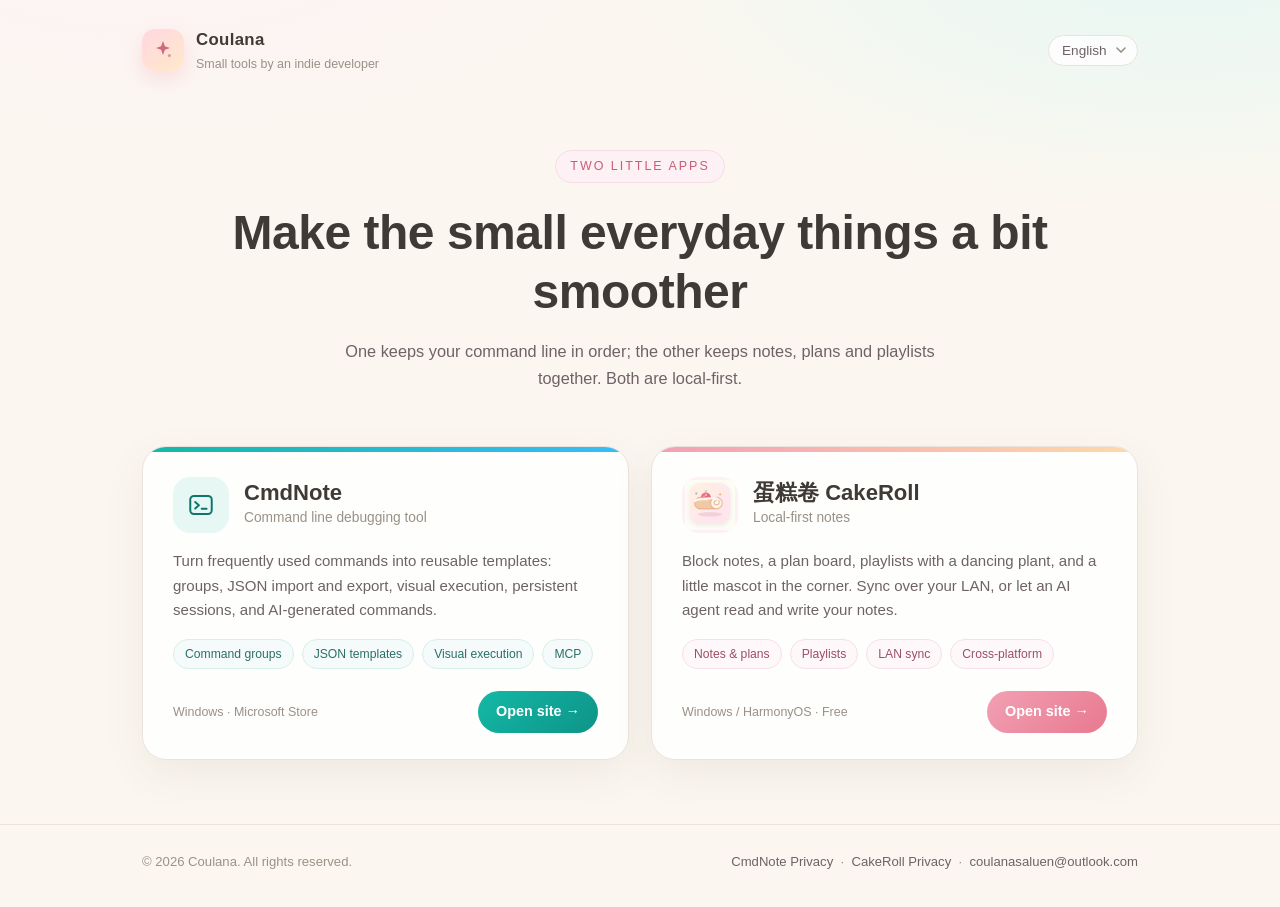
<file: index.html>
<!DOCTYPE html>
<html lang="zh-CN">

<head>
    <meta charset="UTF-8">
    <meta name="viewport" content="width=device-width, initial-scale=1.0">
    <title>Coulana - Apps</title>
    <meta name="description" content="CmdNote 与蛋糕卷（CakeRoll）的官方网站入口。">
    <link rel="stylesheet" href="css/landing.css">
</head>

<body>
    <svg width="0" height="0" style="position:absolute" aria-hidden="true">
        <symbol id="i-spark" viewBox="0 0 24 24">
            <path d="M12 3l1.9 5.2L19 10l-5.1 1.8L12 17l-1.9-5.2L5 10l5.1-1.8L12 3z"
                fill="currentColor" opacity=".9" />
            <circle cx="18.4" cy="17.6" r="1.6" fill="currentColor" opacity=".55" />
        </symbol>
        <symbol id="i-terminal" viewBox="0 0 24 24">
            <rect x="2.8" y="4.2" width="18.4" height="15.6" rx="3.2" fill="none" stroke="currentColor"
                stroke-width="1.7" />
            <path d="M7 9.4l3.2 2.8L7 15" fill="none" stroke="currentColor" stroke-width="1.7"
                stroke-linecap="round" stroke-linejoin="round" />
            <path d="M12.6 15.2h4.2" fill="none" stroke="currentColor" stroke-width="1.7"
                stroke-linecap="round" />
        </symbol>
    </svg>

    <header class="site-head">
        <div class="wrap">
            <div class="brand">
                <div class="brand-mark">
                    <svg style="color:#c95d75">
                        <use href="#i-spark"></use>
                    </svg>
                </div>
                <div>
                    <div class="brand-name">Coulana</div>
                    <span class="brand-sub" data-i18n="brand_sub">独立开发的小工具</span>
                </div>
            </div>
            <select id="langSelect" class="lang-select" aria-label="Language">
                <option value="zh">中文</option>
                <option value="en">English</option>
            </select>
        </div>
    </header>

    <main>
        <section class="hero">
            <div class="wrap">
                <span class="hero-kicker" data-i18n="hero_kicker">两个小作品</span>
                <h1 data-i18n="hero_title">把常用的小事，做得顺手一点</h1>
                <p data-i18n="hero_desc">一个用来管理命令行，一个用来收好笔记、计划和歌单。都是本地优先的小软件。</p>
            </div>
        </section>

        <section class="wrap">
            <div class="cards">
                <article class="card card-cmdnote">
                    <div class="card-top">
                        <div class="card-icon">
                            <svg>
                                <use href="#i-terminal"></use>
                            </svg>
                        </div>
                        <div>
                            <h2 class="card-name">CmdNote</h2>
                            <div class="card-tagline" data-i18n="cmdnote_tagline">命令行调试工具</div>
                        </div>
                    </div>
                    <p class="card-desc" data-i18n="cmdnote_desc">把常用命令整理成可复用的模板：命令分组、JSON 导入导出、可视化执行与持久会话，还能让 AI 帮你生成指令。</p>
                    <div class="chips">
                        <span class="chip" data-i18n="cmdnote_chip1">命令分组</span>
                        <span class="chip" data-i18n="cmdnote_chip2">JSON 模板</span>
                        <span class="chip" data-i18n="cmdnote_chip3">可视化执行</span>
                        <span class="chip" data-i18n="cmdnote_chip4">MCP 接入</span>
                    </div>
                    <div class="card-foot">
                        <span class="card-meta" data-i18n="cmdnote_meta">Windows · Microsoft Store</span>
                        <a class="card-link" href="cmdnote/" data-i18n="enter">进入官网 →</a>
                    </div>
                </article>

                <article class="card card-cakeroll">
                    <div class="card-top">
                        <div class="card-icon">
                            <img src="cakeroll/shots/icon.png" alt="CakeRoll">
                        </div>
                        <div>
                            <h2 class="card-name">蛋糕卷 CakeRoll</h2>
                            <div class="card-tagline" data-i18n="cakeroll_tagline">本地优先的笔记应用</div>
                        </div>
                    </div>
                    <p class="card-desc" data-i18n="cakeroll_desc">块式笔记、计划看板、歌单与跳舞草，还有一只常驻角落的小精灵。多端局域网同步，也可以让 AI Agent 直接读写你的笔记。</p>
                    <div class="chips">
                        <span class="chip" data-i18n="cakeroll_chip1">笔记与计划</span>
                        <span class="chip" data-i18n="cakeroll_chip2">歌单</span>
                        <span class="chip" data-i18n="cakeroll_chip3">局域网同步</span>
                        <span class="chip" data-i18n="cakeroll_chip4">跨平台</span>
                    </div>
                    <div class="card-foot">
                        <span class="card-meta" data-i18n="cakeroll_meta">Windows / HarmonyOS · 免费</span>
                        <a class="card-link" href="cakeroll/" data-i18n="enter">进入官网 →</a>
                    </div>
                </article>
            </div>
        </section>
    </main>

    <footer class="site-foot">
        <div class="wrap">
            <span>&copy; 2026 Coulana. <span data-i18n="rights">保留所有权利。</span></span>
            <span>
                <a href="cmdnote/privacy.html" data-i18n="cmdnote_privacy">CmdNote 隐私政策</a>
                &nbsp;·&nbsp;
                <a href="cakeroll/privacy.html" data-i18n="cakeroll_privacy">蛋糕卷隐私政策</a>
                &nbsp;·&nbsp;
                <a href="mailto:coulanasaluen@outlook.com">coulanasaluen@outlook.com</a>
            </span>
        </div>
    </footer>

    <script>
        const translations = {
            zh: {
                brand_sub: "独立开发的小工具",
                hero_kicker: "两个小作品",
                hero_title: "把常用的小事，做得顺手一点",
                hero_desc: "一个用来管理命令行，一个用来收好笔记、计划和歌单。都是本地优先的小软件。",
                cmdnote_tagline: "命令行调试工具",
                cmdnote_desc: "把常用命令整理成可复用的模板：命令分组、JSON 导入导出、可视化执行与持久会话，还能让 AI 帮你生成指令。",
                cmdnote_chip1: "命令分组",
                cmdnote_chip2: "JSON 模板",
                cmdnote_chip3: "可视化执行",
                cmdnote_chip4: "MCP 接入",
                cmdnote_meta: "Windows · Microsoft Store",
                cakeroll_tagline: "本地优先的笔记应用",
                cakeroll_desc: "块式笔记、计划看板、歌单与跳舞草，还有一只常驻角落的小精灵。多端局域网同步，也可以让 AI Agent 直接读写你的笔记。",
                cakeroll_chip1: "笔记与计划",
                cakeroll_chip2: "歌单",
                cakeroll_chip3: "局域网同步",
                cakeroll_chip4: "跨平台",
                cakeroll_meta: "Windows / HarmonyOS · 免费",
                enter: "进入官网 →",
                rights: "保留所有权利。",
                cmdnote_privacy: "CmdNote 隐私政策",
                cakeroll_privacy: "蛋糕卷隐私政策"
            },
            en: {
                brand_sub: "Small tools by an indie developer",
                hero_kicker: "Two little apps",
                hero_title: "Make the small everyday things a bit smoother",
                hero_desc: "One keeps your command line in order; the other keeps notes, plans and playlists together. Both are local-first.",
                cmdnote_tagline: "Command line debugging tool",
                cmdnote_desc: "Turn frequently used commands into reusable templates: groups, JSON import and export, visual execution, persistent sessions, and AI-generated commands.",
                cmdnote_chip1: "Command groups",
                cmdnote_chip2: "JSON templates",
                cmdnote_chip3: "Visual execution",
                cmdnote_chip4: "MCP",
                cmdnote_meta: "Windows · Microsoft Store",
                cakeroll_tagline: "Local-first notes",
                cakeroll_desc: "Block notes, a plan board, playlists with a dancing plant, and a little mascot in the corner. Sync over your LAN, or let an AI agent read and write your notes.",
                cakeroll_chip1: "Notes & plans",
                cakeroll_chip2: "Playlists",
                cakeroll_chip3: "LAN sync",
                cakeroll_chip4: "Cross-platform",
                cakeroll_meta: "Windows / HarmonyOS · Free",
                enter: "Open site →",
                rights: "All rights reserved.",
                cmdnote_privacy: "CmdNote Privacy",
                cakeroll_privacy: "CakeRoll Privacy"
            }
        };

        function setLanguage(lang) {
            localStorage.setItem('coulana_lang', lang);
            document.querySelectorAll('[data-i18n]').forEach(el => {
                const key = el.getAttribute('data-i18n');
                if (translations[lang] && translations[lang][key]) {
                    el.innerHTML = translations[lang][key];
                }
            });
            document.documentElement.lang = lang === 'zh' ? 'zh-CN' : 'en';
            const select = document.getElementById('langSelect');
            if (select) select.value = lang;
        }

        document.addEventListener('DOMContentLoaded', () => {
            const saved = localStorage.getItem('coulana_lang');
            const detected = (navigator.language || 'en').toLowerCase().startsWith('zh') ? 'zh' : 'en';
            setLanguage(saved || detected);
            document.getElementById('langSelect').addEventListener('change', e => setLanguage(e.target.value));
        });
    </script>
</body>

</html>
</file>
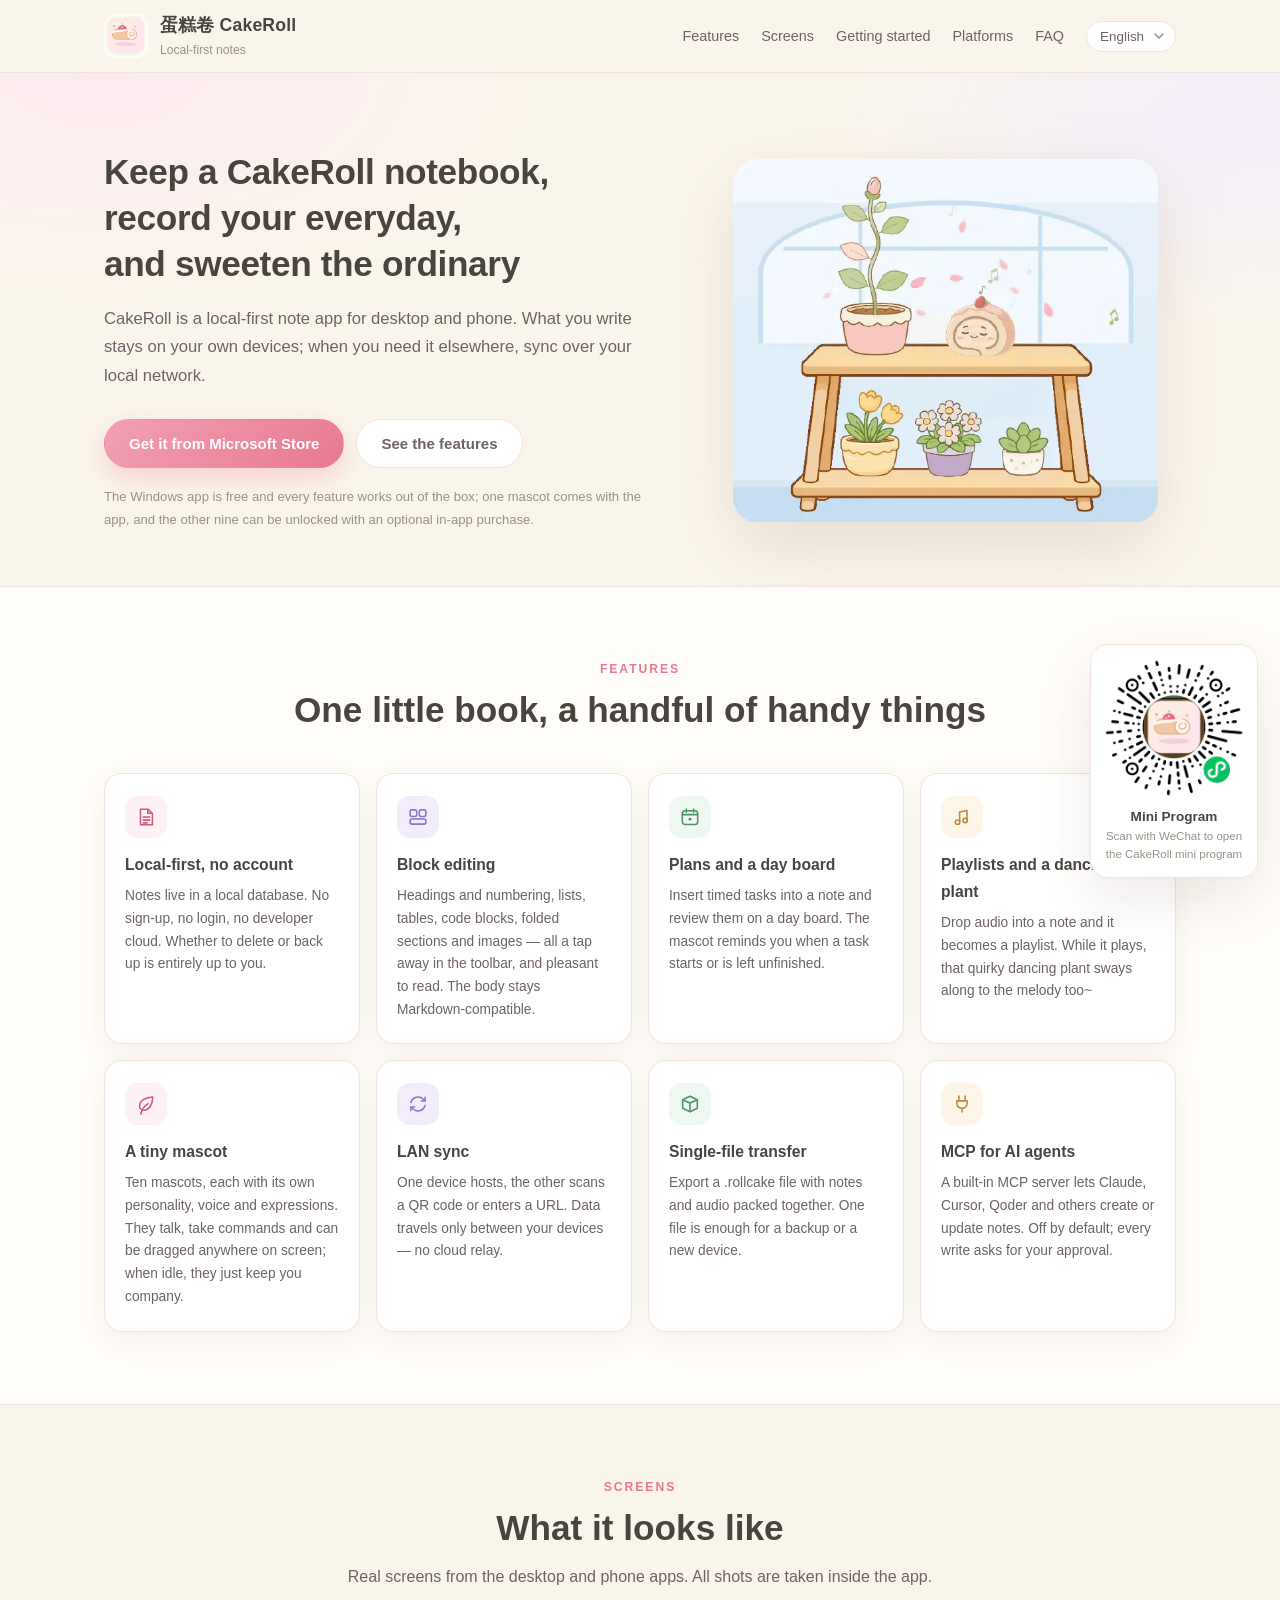
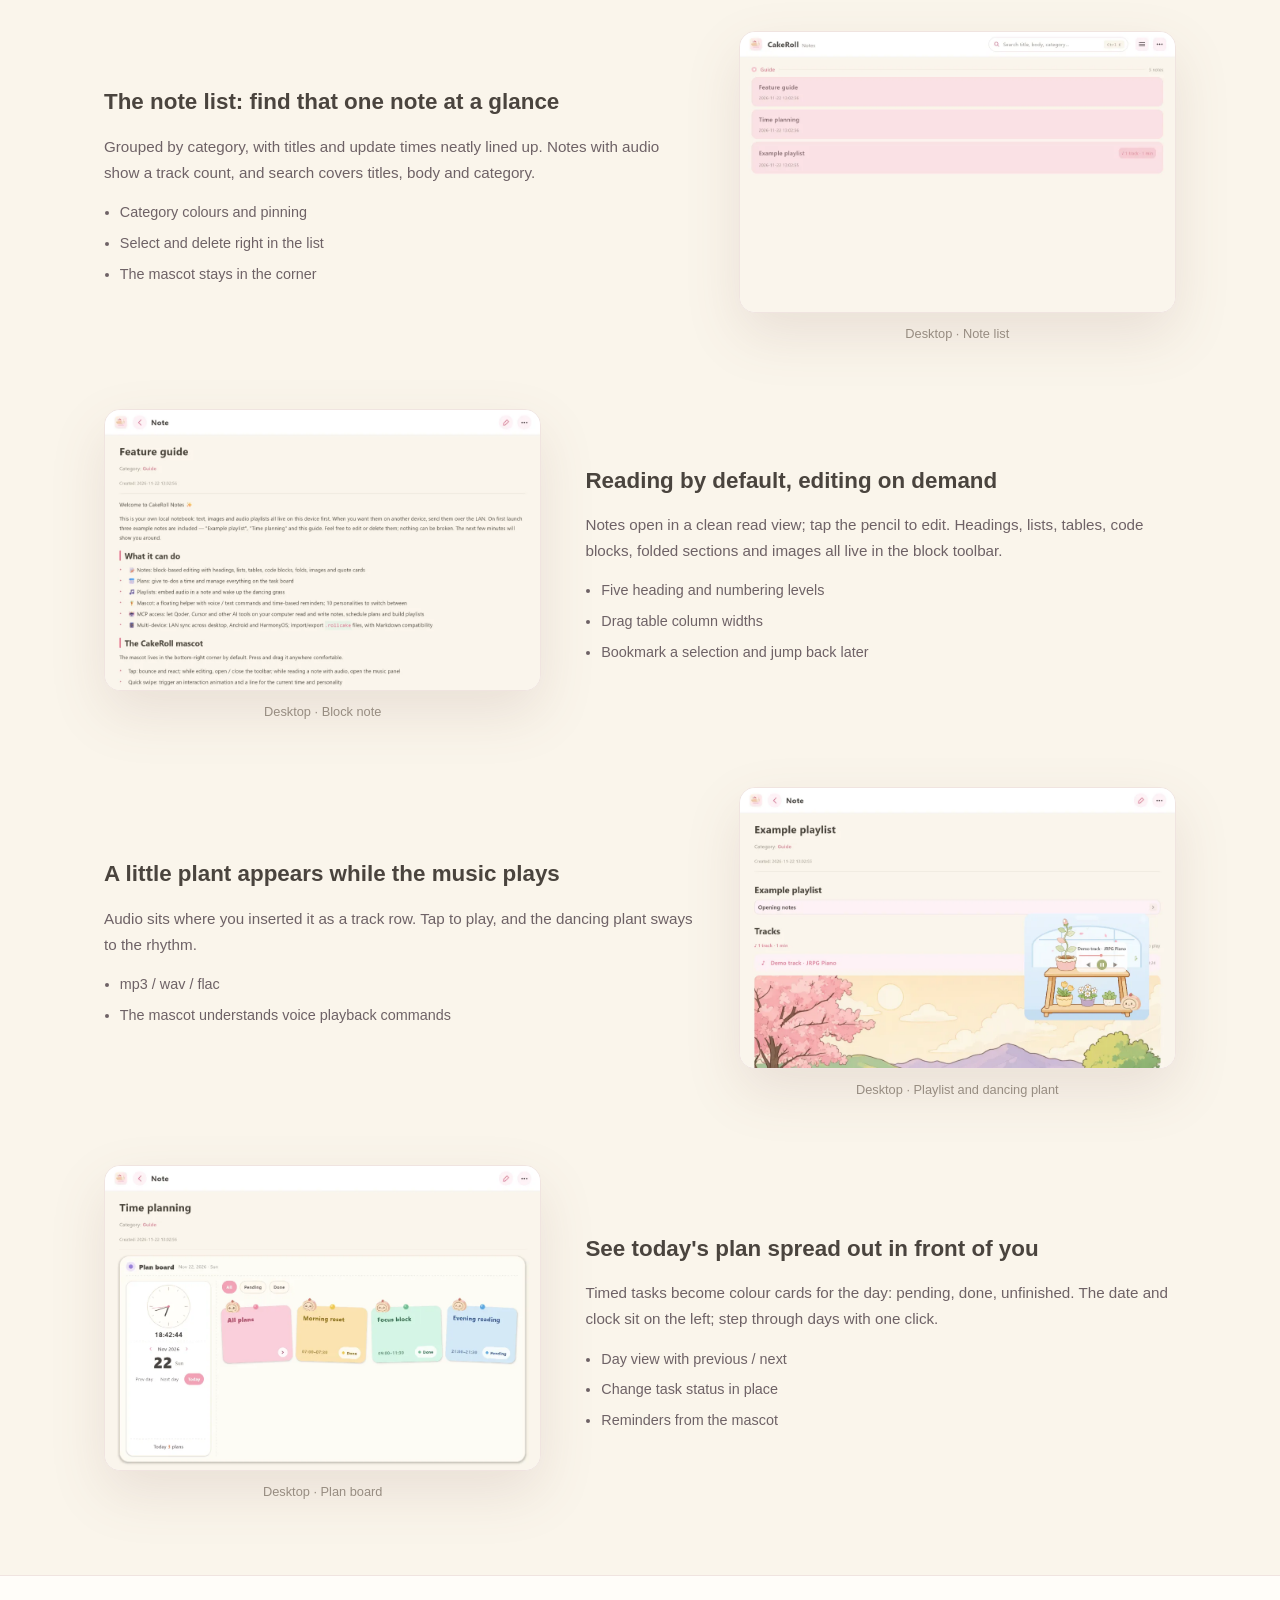
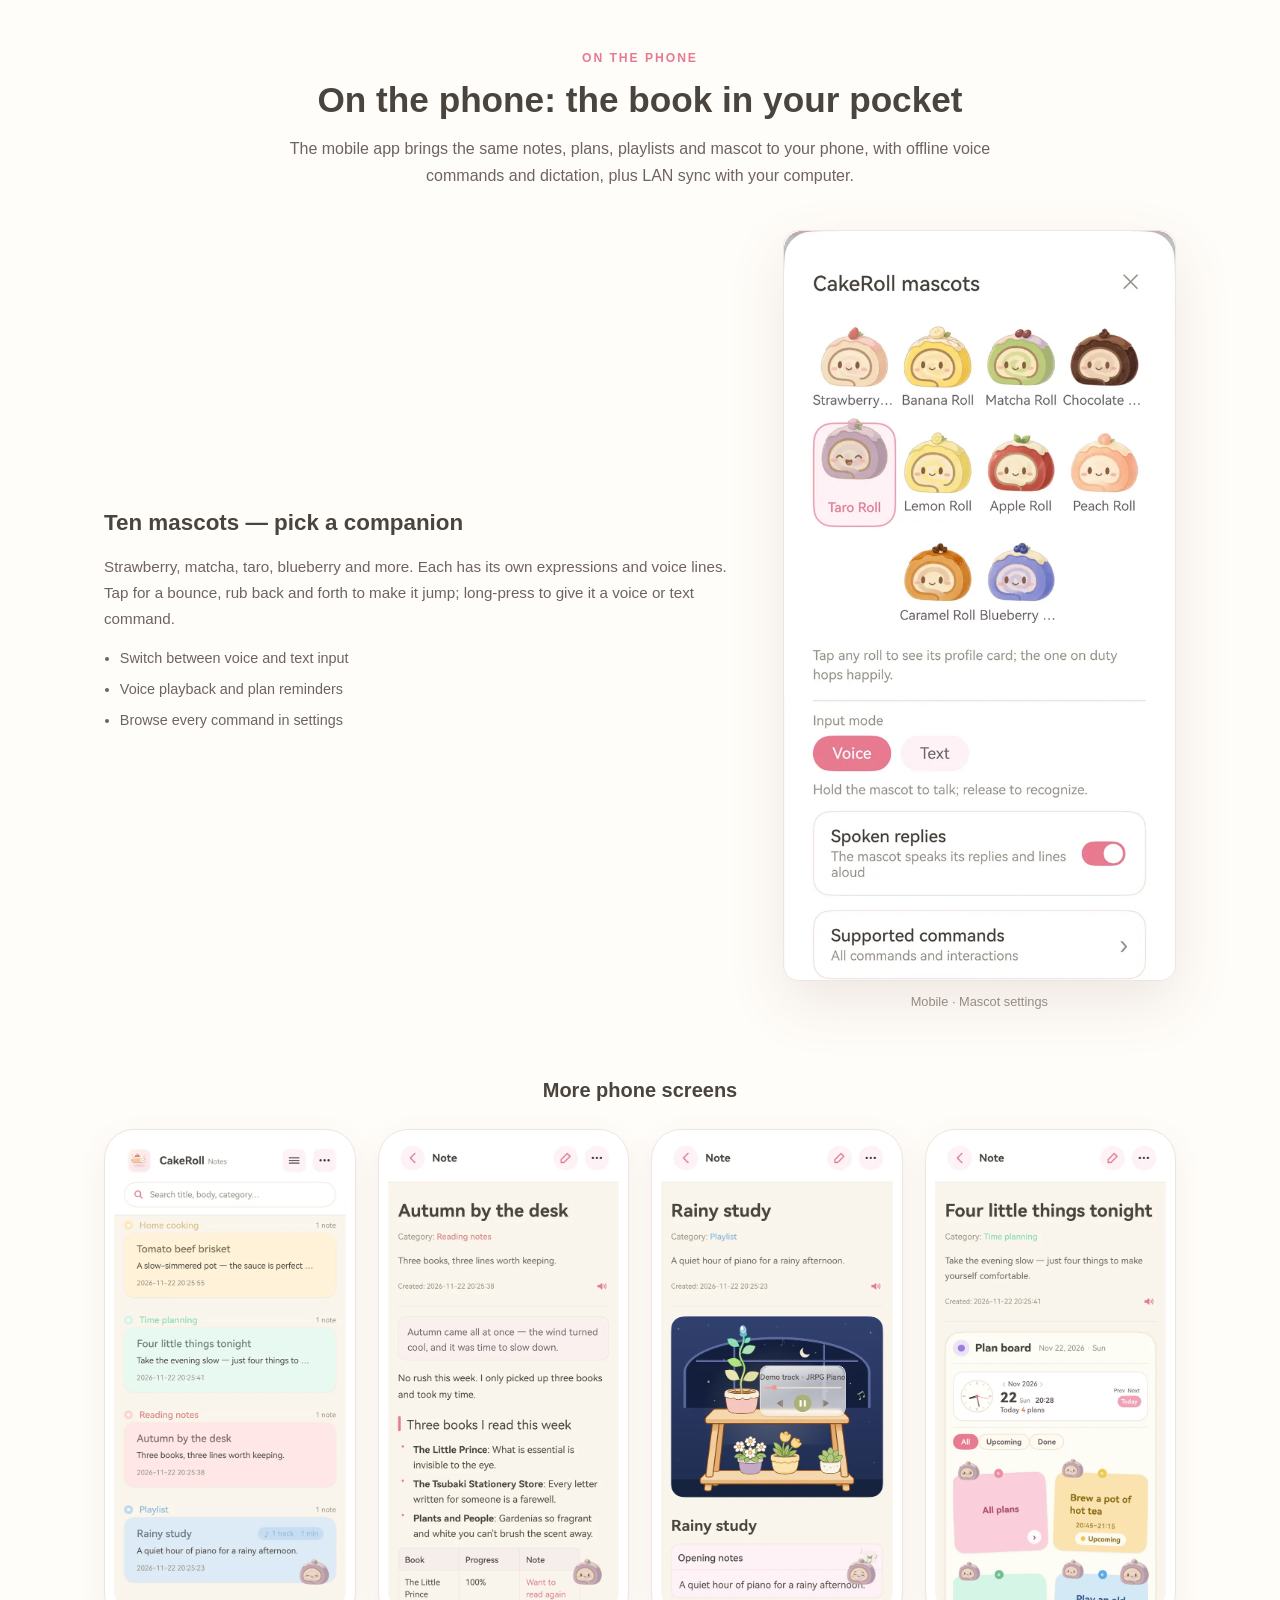
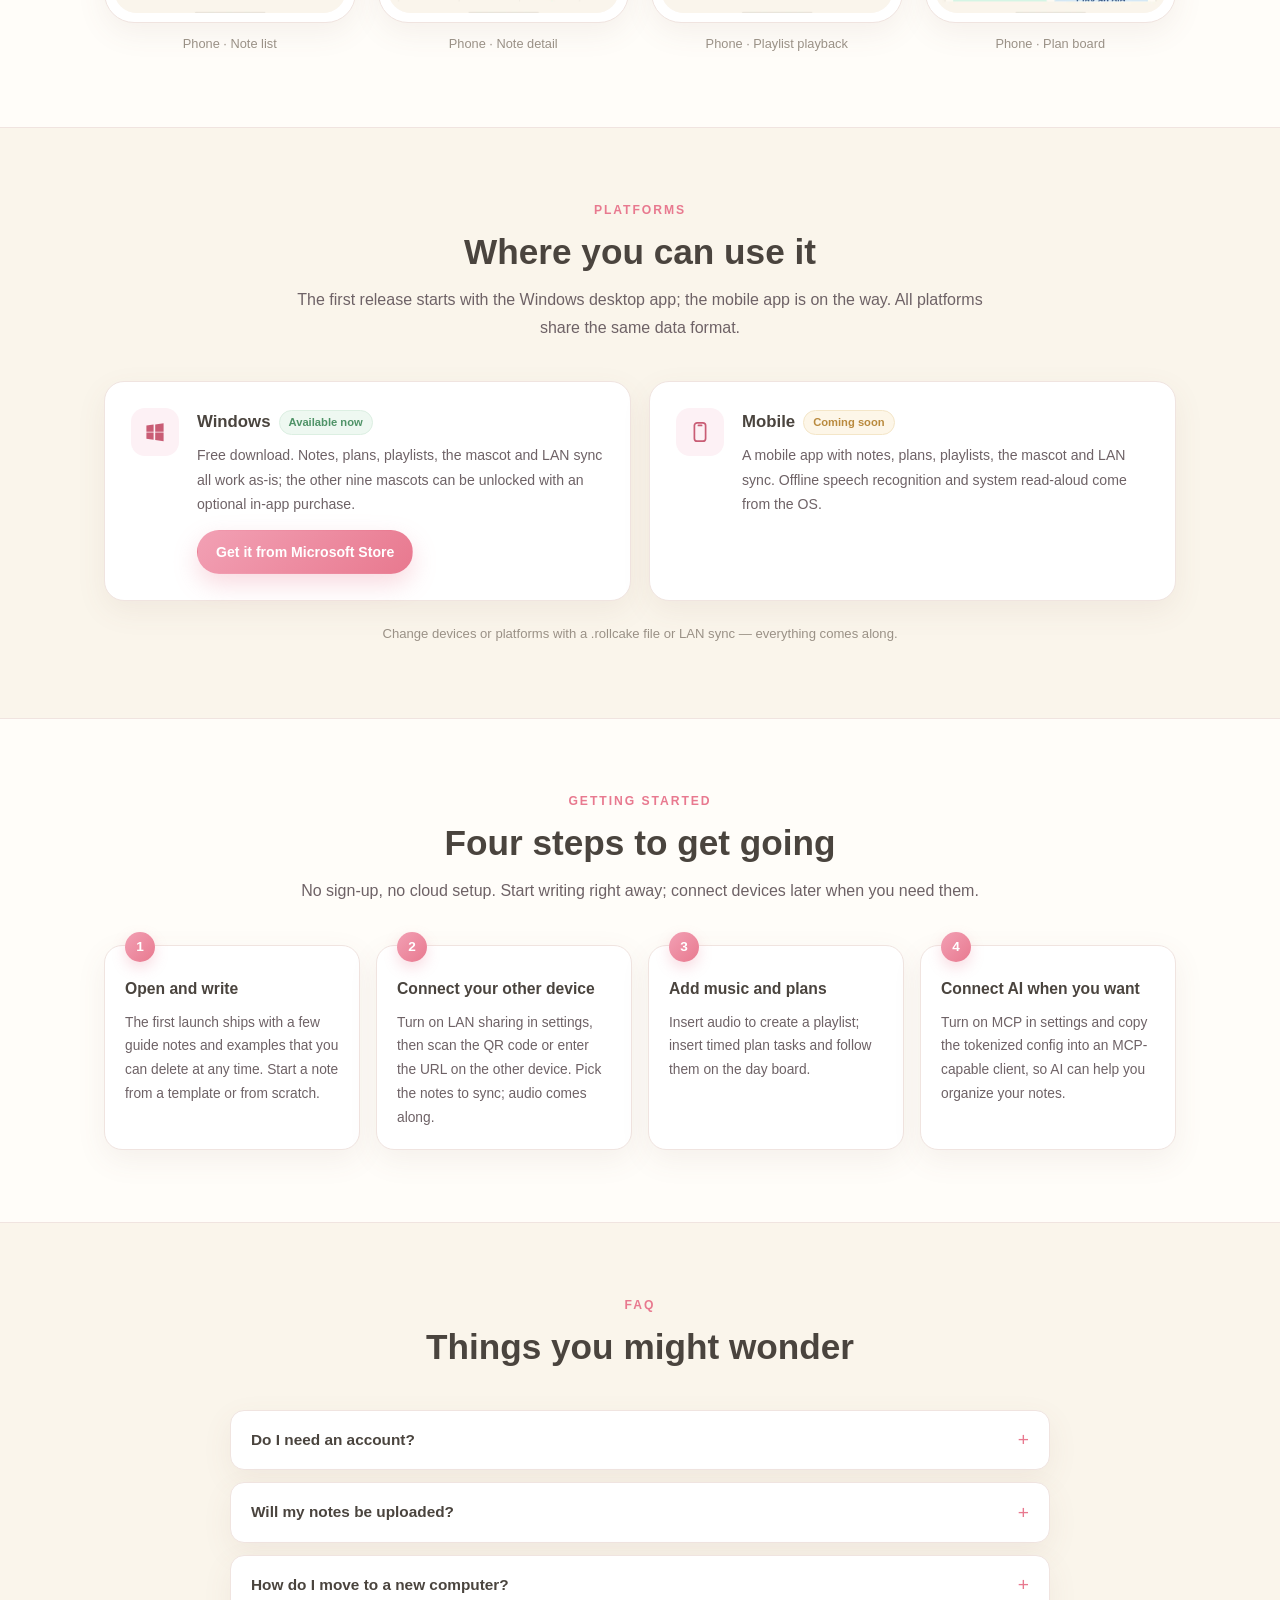
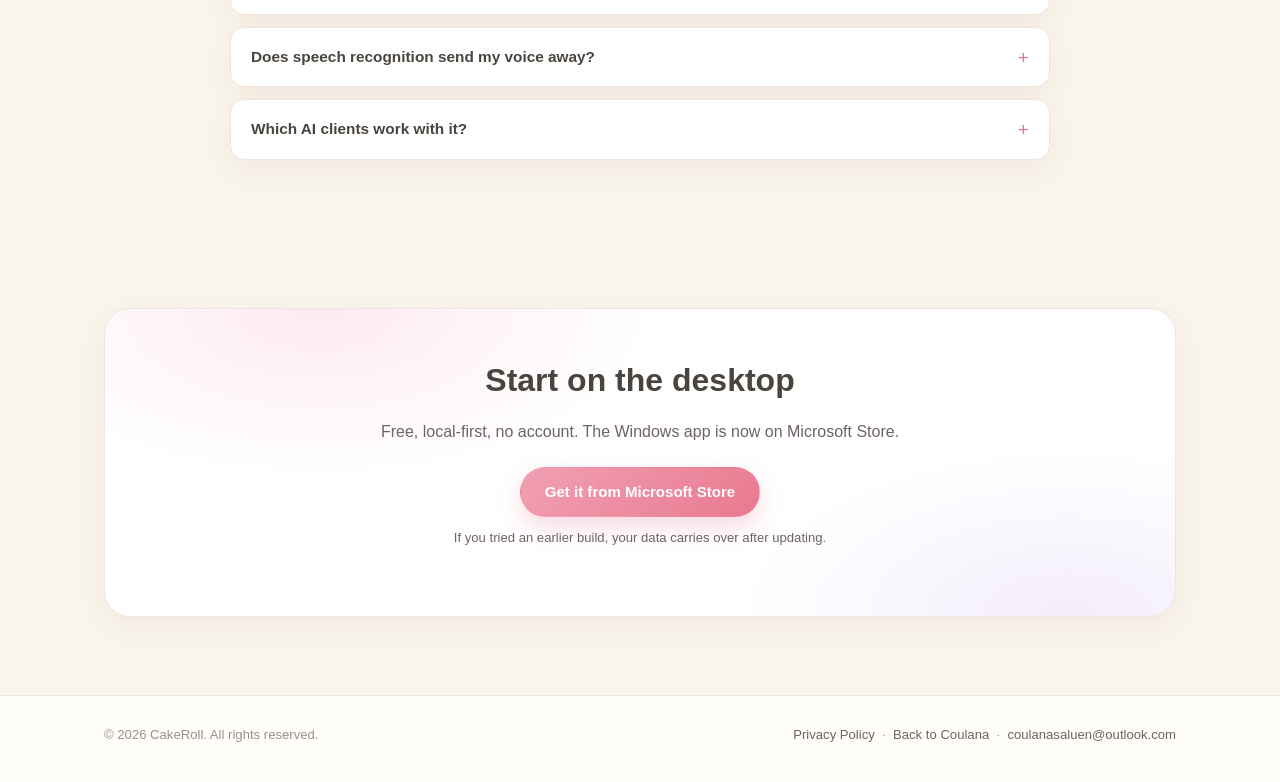
<file: cakeroll/index.html>
<!DOCTYPE html>
<html lang="zh-CN">

<head>
    <meta charset="UTF-8">
    <meta name="viewport" content="width=device-width, initial-scale=1.0">
    <title>蛋糕卷 CakeRoll - 本地优先的笔记应用</title>
    <meta name="description" content="蛋糕卷是一款本地优先的跨平台笔记应用：块式笔记、计划看板、歌单与跳舞草、小精灵助手、局域网同步与 MCP 接入。">
    <link rel="icon" href="shots/icon.png">
    <link rel="stylesheet" href="css/style.css">
</head>

<body>
    <svg width="0" height="0" style="position:absolute" aria-hidden="true">
        <symbol id="i-note" viewBox="0 0 24 24">
            <path d="M6 3.6h8.4L19 8.2v12.2H6z" fill="none" stroke="currentColor" stroke-width="1.7"
                stroke-linejoin="round" />
            <path d="M14 3.8V8h4.3M9 12h7M9 15.4h7M9 18.4h4.4" fill="none" stroke="currentColor"
                stroke-width="1.7" stroke-linecap="round" />
        </symbol>
        <symbol id="i-blocks" viewBox="0 0 24 24">
            <rect x="3.4" y="4.2" width="7.2" height="7.2" rx="2" fill="none" stroke="currentColor"
                stroke-width="1.7" />
            <rect x="13.4" y="4.2" width="7.2" height="7.2" rx="2" fill="none" stroke="currentColor"
                stroke-width="1.7" />
            <rect x="3.4" y="14.2" width="17.2" height="5.6" rx="2" fill="none" stroke="currentColor"
                stroke-width="1.7" />
        </symbol>
        <symbol id="i-calendar" viewBox="0 0 24 24">
            <rect x="3.6" y="5.2" width="16.8" height="15" rx="3" fill="none" stroke="currentColor"
                stroke-width="1.7" />
            <path d="M3.8 9.4h16.4M8 3.4v3.4M16 3.4v3.4" fill="none" stroke="currentColor"
                stroke-width="1.7" stroke-linecap="round" />
            <circle cx="12" cy="14.4" r="1.6" fill="currentColor" />
        </symbol>
        <symbol id="i-music" viewBox="0 0 24 24">
            <path d="M9.4 17.4V6.6l8-1.6v10.6" fill="none" stroke="currentColor" stroke-width="1.7"
                stroke-linejoin="round" />
            <circle cx="7.2" cy="17.6" r="2.4" fill="none" stroke="currentColor" stroke-width="1.7" />
            <circle cx="15.4" cy="15.8" r="2.4" fill="none" stroke="currentColor" stroke-width="1.7" />
        </symbol>
        <symbol id="i-leaf" viewBox="0 0 24 24">
            <path d="M19.4 4.4C11 4.6 5 8.4 5 14.2c0 2.6 1.9 4.6 4.6 4.6 5.8 0 9.6-6 9.8-14.4z"
                fill="none" stroke="currentColor" stroke-width="1.7" stroke-linejoin="round" />
            <path d="M6.4 23c.8-4.6 3.4-8.6 7.8-11.4" fill="none" stroke="currentColor" stroke-width="1.7"
                stroke-linecap="round" />
        </symbol>
        <symbol id="i-sync" viewBox="0 0 24 24">
            <path d="M4.4 10.4a8 8 0 0 1 13.4-3.6l1.8 1.8M19.6 13.6a8 8 0 0 1-13.4 3.6L4.4 15.4"
                fill="none" stroke="currentColor" stroke-width="1.7" stroke-linecap="round"
                stroke-linejoin="round" />
            <path d="M19.8 4.8v4h-4M4.2 19.2v-4h4" fill="none" stroke="currentColor" stroke-width="1.7"
                stroke-linecap="round" stroke-linejoin="round" />
        </symbol>
        <symbol id="i-box" viewBox="0 0 24 24">
            <path d="M4 7.4l8-3.8 8 3.8v9.2L12 20.4l-8-3.8z" fill="none" stroke="currentColor"
                stroke-width="1.7" stroke-linejoin="round" />
            <path d="M4.2 7.6L12 11l7.8-3.4M12 11v9" fill="none" stroke="currentColor" stroke-width="1.7"
                stroke-linejoin="round" />
        </symbol>
        <symbol id="i-plug" viewBox="0 0 24 24">
            <path d="M8.6 3.4v5.2M15.4 3.4v5.2M6.4 8.6h11.2v2.6a5.6 5.6 0 0 1-11.2 0z" fill="none"
                stroke="currentColor" stroke-width="1.7" stroke-linecap="round" stroke-linejoin="round" />
            <path d="M12 16.8v3.8" fill="none" stroke="currentColor" stroke-width="1.7"
                stroke-linecap="round" />
        </symbol>
        <symbol id="i-windows" viewBox="0 0 24 24">
            <path d="M3.4 5.6l7.2-1v7.2H3.4zM12.2 4.4l8.4-1.2v8.6h-8.4zM3.4 12.6h7.2v7.2l-7.2-1zM12.2 12.6h8.4v8.6l-8.4-1.2z"
                fill="currentColor" />
        </symbol>
        <symbol id="i-phone" viewBox="0 0 24 24">
            <rect x="6.4" y="2.8" width="11.2" height="18.4" rx="2.8" fill="none" stroke="currentColor"
                stroke-width="1.7" />
            <path d="M10.4 5.4h3.2" fill="none" stroke="currentColor" stroke-width="1.7"
                stroke-linecap="round" />
        </symbol>
    </svg>

    <header class="site-header">
        <div class="container">
            <a class="brand" href="../index.html">
                <img src="shots/icon.png" alt="蛋糕卷 CakeRoll">
                <span>
                    <span class="brand-name">蛋糕卷 CakeRoll</span>
                    <span class="brand-tag" data-i18n="tagline">本地优先的笔记应用</span>
                </span>
            </a>
            <nav class="nav header-nav">
                <a href="#features" data-i18n="nav_features">功能</a>
                <a href="#screens" data-i18n="nav_screens">界面</a>
                <a href="#usage" data-i18n="nav_usage">使用</a>
                <a href="#platforms" data-i18n="nav_platforms">平台</a>
                <a href="#faq" data-i18n="nav_faq">常见问题</a>
                <select id="langSelect" class="lang-select" aria-label="Language">
                    <option value="zh">中文</option>
                    <option value="en">English</option>
                </select>
            </nav>
        </div>
    </header>

    <main>
        <section class="hero">
            <div class="container">
                <div class="hero-copy">
                    <h1 data-i18n="hero_title"><span class="hero-title-line">拥有蛋糕卷笔记，</span><span class="hero-title-line">记录你的日常，</span><span class="hero-title-line">给乏味的生活加点甜</span></h1>
                    <p class="hero-lead" data-i18n="hero_lead">蛋糕卷是一款本地优先的跨平台笔记应用。写下的内容保存在你自己的设备上，需要时再通过局域网同步到手机、平板或另一台电脑。</p>
                    <div class="hero-actions">
                        <a class="btn btn-primary" href="https://apps.microsoft.com/detail/9P9L7TX1MRRM" target="_blank" rel="noopener" data-i18n="hero_cta_primary">在 Microsoft Store 中下载</a>
                        <a class="btn btn-ghost" href="#features" data-i18n="hero_cta_secondary">看看功能</a>
                    </div>
                    <p class="hero-note" data-i18n="hero_note">Windows 版免费，全部功能都能直接使用；第一位小精灵随应用提供，另外九位可通过可选应用内购买解锁。</p>
                </div>
                <div class="hero-art">
                    <img src="shots/greenhouse.webp" width="640" height="547" alt="CakeRoll">
                </div>
            </div>
        </section>

        <section id="features" class="section alt">
            <div class="container">
                <div class="section-head">
                    <div class="eyebrow" data-i18n="features_eyebrow">FEATURES</div>
                    <h2 data-i18n="features_title">一个小本子，几件顺手的事</h2>
                </div>
                <div class="feature-grid">
                    <article class="feature">
                        <div class="feature-icon"><svg><use href="#i-note"></use></svg></div>
                        <h3 data-i18n="f1_t">本地优先，不需要账号</h3>
                        <p data-i18n="f1_d">笔记保存在本机数据库，不注册、不登录，也没有开发者云端。删不删、备份到哪，都由你决定。</p>
                    </article>
                    <article class="feature">
                        <div class="feature-icon"><svg><use href="#i-blocks"></use></svg></div>
                        <h3 data-i18n="f2_t">块式编辑</h3>
                        <p data-i18n="f2_d">标题与序号、列表、表格、代码块、折叠块、图片，都在工具栏里随手插入，读起来清清爽爽；正文兼容 Markdown 格式。</p>
                    </article>
                    <article class="feature">
                        <div class="feature-icon"><svg><use href="#i-calendar"></use></svg></div>
                        <h3 data-i18n="f3_t">计划与看板</h3>
                        <p data-i18n="f3_d">在笔记里插入带时间的任务，按天查看计划看板；任务开始或未完成时，小精灵会来提醒。</p>
                    </article>
                    <article class="feature">
                        <div class="feature-icon"><svg><use href="#i-music"></use></svg></div>
                        <h3 data-i18n="f4_t">歌单与跳舞草</h3>
                        <p data-i18n="f4_d">把音频插进笔记，它就变成歌单；播放时，魔性的跳舞草也会跟着旋律摇摆哦~</p>
                    </article>
                    <article class="feature">
                        <div class="feature-icon"><svg><use href="#i-leaf"></use></svg></div>
                        <h3 data-i18n="f5_t">小精灵助手</h3>
                        <p data-i18n="f5_d">十位小精灵，各有性格、配音和专属表情包，会说话、能听指令，也能被你拖到屏幕任意角落；闲置时就在旁边安静待着。</p>
                    </article>
                    <article class="feature">
                        <div class="feature-icon"><svg><use href="#i-sync"></use></svg></div>
                        <h3 data-i18n="f6_t">局域网同步</h3>
                        <p data-i18n="f6_d">一台设备打开同步服务，另一台扫码或输入网址就能同步。数据只在你的设备之间走，没有云端中转。</p>
                    </article>
                    <article class="feature">
                        <div class="feature-icon"><svg><use href="#i-box"></use></svg></div>
                        <h3 data-i18n="f7_t">单文件迁移</h3>
                        <p data-i18n="f7_d">导出为 .rollcake 文件，笔记和音频打包在一起；换设备或做备份，一个文件就够了。</p>
                    </article>
                    <article class="feature">
                        <div class="feature-icon"><svg><use href="#i-plug"></use></svg></div>
                        <h3 data-i18n="f8_t">MCP 接入 AI</h3>
                        <p data-i18n="f8_d">内置 MCP 服务，Claude、Cursor、Qoder 等客户端可以直接创建和更新笔记；默认关闭，写入前会请你审批。</p>
                    </article>
                </div>
            </div>
        </section>

        <section id="screens" class="section">
            <div class="container">
                <div class="section-head">
                    <div class="eyebrow" data-i18n="screens_eyebrow">SCREENS</div>
                    <h2 data-i18n="screens_title">它长什么样</h2>
                    <p data-i18n="screens_lead">下面是桌面端与手机端的真实界面。截图均来自应用内部。</p>
                </div>

                <div class="shot-row">
                    <div class="shot-copy">
                        <h3 data-i18n="sc1_t">笔记列表：一眼找到那一篇</h3>
                        <p data-i18n="sc1_d">按分类分组，标题和更新时间排得整整齐齐。带音频的笔记会标出曲目数量，搜索框可以直接找标题、正文和分类。</p>
                        <ul>
                            <li data-i18n="sc1_l1">分类色标与置顶</li>
                            <li data-i18n="sc1_l2">列表内直接勾选删除</li>
                            <li data-i18n="sc1_l3">小精灵常驻右下角</li>
                        </ul>
                    </div>
                    <figure class="shot">
                        <div class="shot-frame"><img src="shots/desktop-list.webp" alt="桌面端笔记列表" loading="lazy" data-shot-zh="shots/desktop-list.webp" data-shot-en="shots/en/desktop-list.webp" data-alt-zh="桌面端笔记列表" data-alt-en="Desktop note list"></div>
                        <figcaption data-i18n="sc1_c">桌面端 · 笔记列表</figcaption>
                    </figure>
                </div>

                <div class="shot-row reverse">
                    <div class="shot-copy">
                        <h3 data-i18n="sc2_t">详情即阅读，编辑要按一下</h3>
                        <p data-i18n="sc2_d">打开笔记默认是干净的阅读态；点右上角的铅笔才进入编辑。标题、列表、表格、代码块、折叠块和图片，都在块工具栏里。</p>
                        <ul>
                            <li data-i18n="sc2_l1">标题与序号分级</li>
                            <li data-i18n="sc2_l2">表格列宽可拖动</li>
                            <li data-i18n="sc2_l3">选区加书签，回头能跳回来</li>
                        </ul>
                    </div>
                    <figure class="shot">
                        <div class="shot-frame"><img src="shots/desktop-detail.webp" alt="桌面端笔记详情" loading="lazy" data-shot-zh="shots/desktop-detail.webp" data-shot-en="shots/en/desktop-detail.webp" data-alt-zh="桌面端笔记详情" data-alt-en="Desktop note detail"></div>
                        <figcaption data-i18n="sc2_c">桌面端 · 块式笔记</figcaption>
                    </figure>
                </div>

                <div class="shot-row">
                    <div class="shot-copy">
                        <h3 data-i18n="sc3_t">听歌的时候，桌上多一盆草</h3>
                        <p data-i18n="sc3_d">音频以曲目行的形式待在你写下的位置。点一下就开始播放，跳舞草会跟着节奏摆动。</p>
                        <ul>
                            <li data-i18n="sc3_l1">mp3 / wav / flac</li>
                            <li data-i18n="sc3_l3">小精灵也能听语音播放指令</li>
                        </ul>
                    </div>
                    <figure class="shot">
                        <div class="shot-frame"><img src="shots/desktop-music.webp" alt="桌面端歌单与跳舞草" loading="lazy" data-shot-zh="shots/desktop-music.webp" data-shot-en="shots/en/desktop-music.webp" data-alt-zh="桌面端歌单与跳舞草" data-alt-en="Desktop playlist with the dancing plant"></div>
                        <figcaption data-i18n="sc3_c">桌面端 · 歌单与跳舞草</figcaption>
                    </figure>
                </div>

                <div class="shot-row reverse">
                    <div class="shot-copy">
                        <h3 data-i18n="sc4_t">今天要做什么，铺在桌上看</h3>
                        <p data-i18n="sc4_d">计划任务带时间，按天汇总成彩色卡片：待执行、已完成、未完成一目了然。左侧有日期和时钟，前后翻一天就行。</p>
                        <ul>
                            <li data-i18n="sc4_l1">按天查看与前后切换</li>
                            <li data-i18n="sc4_l2">任务状态直接点选</li>
                            <li data-i18n="sc4_l3">小精灵到点提醒</li>
                        </ul>
                    </div>
                    <figure class="shot">
                        <div class="shot-frame"><img src="shots/plan-board.webp" alt="计划看板" loading="lazy" data-shot-zh="shots/plan-board.webp" data-shot-en="shots/en/plan-board.webp" data-alt-zh="计划看板" data-alt-en="Plan board"></div>
                        <figcaption data-i18n="sc4_c">桌面端 · 计划看板</figcaption>
                    </figure>
                </div>
            </div>
        </section>

        <section class="section alt">
            <div class="container">
                <div class="section-head">
                    <div class="eyebrow" data-i18n="phone_eyebrow">ON THE PHONE</div>
                    <h2 data-i18n="phone_title">手机端：把本子揣进口袋</h2>
                    <p data-i18n="phone_lead">手机端复刻了桌面端的笔记、计划、歌单与小精灵。支持离线语音指令和听写，也能和电脑通过局域网同步。</p>
                </div>

                <div class="shot-row" style="grid-template-columns: 1fr 0.62fr;">
                    <div class="shot-copy">
                        <h3 data-i18n="phone_feature_t">十款小精灵，挑一个陪你</h3>
                        <p data-i18n="phone_feature_d">草莓卷、抹茶卷、芋泥卷、蓝莓卷……每一款都有自己的表情和配音。点一下会弹一下，来回蹭两下会开心地跳；长按还能用语音或文字给它下指令。</p>
                        <ul>
                            <li data-i18n="phone_feature_l1">语音输入 / 文字输入可切换</li>
                            <li data-i18n="phone_feature_l2">语音播报与计划提醒开关</li>
                            <li data-i18n="phone_feature_l3">设置里能查全部可用指令</li>
                        </ul>
                    </div>
                    <figure class="shot">
                        <div class="shot-frame"><img src="shots/mobile-mascot.webp" alt="手机端小精灵设置" loading="lazy"
                                data-shot-zh="shots/mobile-mascot.webp" data-shot-en="shots/en/mobile-mascot.webp"
                                data-alt-zh="手机端小精灵设置" data-alt-en="Phone mascot settings"></div>
                        <figcaption data-i18n="phone_feature_c">鸿蒙端 · 小精灵设置</figcaption>
                    </figure>
                </div>

                <div class="section-head" style="margin: 54px auto 26px;">
                    <h2 style="font-size:1.25rem" data-i18n="phone_more_title">手机端还有这些页面</h2>
                </div>

                <div class="phone-grid">
                    <figure class="phone-figure">
                        <div class="phone">
                            <div class="screen">
                                <img src="shots/mobile-list.webp" alt="手机端笔记列表" loading="lazy"
                                    data-shot-zh="shots/mobile-list.webp" data-shot-en="shots/en/mobile-list.webp"
                                    data-alt-zh="手机端笔记列表" data-alt-en="Phone note list"
                                    onerror="this.closest('.phone-figure').classList.add('missing'); this.remove();">
                                <div class="shot-todo">
                                    <strong data-i18n="todo_title">截图待补</strong>
                                    <span class="todo-file">shots/mobile-list.webp</span>
                                    <span class="todo-hint" data-i18n="todo_phone_list">华为端：笔记列表页（分类、搜索、右下角小精灵）</span>
                                </div>
                            </div>
                        </div>
                        <figcaption data-i18n="ph1_c">手机端 · 笔记列表</figcaption>
                    </figure>

                    <figure class="phone-figure">
                        <div class="phone">
                            <div class="screen">
                                <img src="shots/mobile-note.webp" alt="手机端笔记详情" loading="lazy"
                                    data-shot-zh="shots/mobile-note.webp" data-shot-en="shots/en/mobile-note.webp"
                                    data-alt-zh="手机端笔记详情" data-alt-en="Phone note detail"
                                    onerror="this.closest('.phone-figure').classList.add('missing'); this.remove();">
                                <div class="shot-todo">
                                    <strong data-i18n="todo_title">截图待补</strong>
                                    <span class="todo-file">shots/mobile-note.webp</span>
                                    <span class="todo-hint" data-i18n="todo_phone_note">华为端：笔记详情页（块式排版、书签或折叠块）</span>
                                </div>
                            </div>
                        </div>
                        <figcaption data-i18n="ph2_c">手机端 · 笔记详情</figcaption>
                    </figure>

                    <figure class="phone-figure">
                        <div class="phone">
                            <div class="screen">
                                <img src="shots/mobile-music.webp" alt="手机端歌单播放" loading="lazy"
                                    data-shot-zh="shots/mobile-music.webp" data-shot-en="shots/en/mobile-music.webp"
                                    data-alt-zh="手机端歌单播放" data-alt-en="Phone playlist playback"
                                    onerror="this.closest('.phone-figure').classList.add('missing'); this.remove();">
                                <div class="shot-todo">
                                    <strong data-i18n="todo_title">截图待补</strong>
                                    <span class="todo-file">shots/mobile-music.webp</span>
                                    <span class="todo-hint" data-i18n="todo_phone_music">华为端：歌单播放页（曲目列表 + 花房/跳舞草）</span>
                                </div>
                            </div>
                        </div>
                        <figcaption data-i18n="ph3_c">手机端 · 歌单播放</figcaption>
                    </figure>

                    <figure class="phone-figure">
                        <div class="phone">
                            <div class="screen">
                                <img src="shots/mobile-plan.webp" alt="手机端计划看板" loading="lazy"
                                    data-shot-zh="shots/mobile-plan.webp" data-shot-en="shots/en/mobile-plan.webp"
                                    data-alt-zh="手机端计划看板" data-alt-en="Phone plan board"
                                    onerror="this.closest('.phone-figure').classList.add('missing'); this.remove();">
                                <div class="shot-todo">
                                    <strong data-i18n="todo_title">截图待补</strong>
                                    <span class="todo-file">shots/mobile-plan.webp</span>
                                    <span class="todo-hint" data-i18n="todo_phone_plan">华为端：计划看板（今天的任务卡片）</span>
                                </div>
                            </div>
                        </div>
                        <figcaption data-i18n="ph4_c">手机端 · 计划看板</figcaption>
                    </figure>
                </div>
            </div>
        </section>

        <section id="platforms" class="section">
            <div class="container">
                <div class="section-head">
                    <div class="eyebrow" data-i18n="platforms_eyebrow">PLATFORMS</div>
                    <h2 data-i18n="platforms_title">在哪里可以用</h2>
                    <p data-i18n="platforms_lead">第一版从 Windows 桌面端开始，移动端准备中；各端共用同一种数据格式。</p>
                </div>
                <div class="platform-grid">
                    <article class="platform">
                        <div class="platform-icon"><svg><use href="#i-windows"></use></svg></div>
                        <div>
                            <h3>Windows <span class="badge" data-i18n="win_badge">已上架</span></h3>
                            <p data-i18n="win_d">免费下载。笔记、计划、歌单、小精灵和局域网同步都能直接使用；另外九位小精灵可通过可选应用内购买解锁。</p>
                            <a class="btn btn-primary platform-btn" href="https://apps.microsoft.com/detail/9P9L7TX1MRRM" target="_blank" rel="noopener" data-i18n="win_btn">在 Microsoft Store 中下载</a>
                        </div>
                    </article>
                    <article class="platform">
                        <div class="platform-icon"><svg><use href="#i-phone"></use></svg></div>
                        <div>
                            <h3><span data-i18n="mobile_h3">移动端</span> <span class="badge soon" data-i18n="mobile_badge">敬请期待</span></h3>
                            <p data-i18n="mobile_d">手机端支持笔记、计划、歌单、小精灵与局域网同步。离线语音识别与系统朗读由系统能力提供。</p>
                        </div>
                    </article>
                </div>
                <p class="hero-note" style="text-align:center; margin-top:22px" data-i18n="platform_footnote">换设备、换平台时，用 .rollcake 文件或局域网同步即可带走全部内容。</p>
            </div>
        </section>

        <section id="usage" class="section alt">
            <div class="container">
                <div class="section-head">
                    <div class="eyebrow" data-i18n="usage_eyebrow">GETTING STARTED</div>
                    <h2 data-i18n="usage_title">四步用起来</h2>
                    <p data-i18n="usage_lead">不注册，不配置云端；打开就能写，需要时再逐步把设备连起来。</p>
                </div>
                <div class="steps">
                    <article class="step">
                        <h3 data-i18n="st1_t">打开就写</h3>
                        <p data-i18n="st1_d">首次启动自带几篇说明和示例，读完可以随手删掉。新建笔记时选个模板，或者从空白开始。</p>
                    </article>
                    <article class="step">
                        <h3 data-i18n="st2_t">连上另一台设备</h3>
                        <p data-i18n="st2_d">在设置里开启局域网共享，另一台设备扫码或输入网址；选择要同步的笔记，音频也会一起过去。</p>
                    </article>
                    <article class="step">
                        <h3 data-i18n="st3_t">把歌和计划放进去</h3>
                        <p data-i18n="st3_d">插入音频就生成歌单；在笔记里插入带时间的计划任务，用看板按天跟进。</p>
                    </article>
                    <article class="step">
                        <h3 data-i18n="st4_t">需要时再接 AI</h3>
                        <p data-i18n="st4_d">在设置里开启 MCP，把带令牌的配置复制到支持 MCP 的客户端，让 AI 帮你整理记录。</p>
                    </article>
                </div>
            </div>
        </section>

        <section id="faq" class="section">
            <div class="container">
                <div class="section-head">
                    <div class="eyebrow" data-i18n="faq_eyebrow">FAQ</div>
                    <h2 data-i18n="faq_title">你可能想知道</h2>
                </div>
                <div class="faq">
                    <details>
                        <summary data-i18n="q1">需要注册账号吗？</summary>
                        <p data-i18n="a1">不需要。蛋糕卷没有账号系统，也没有开发者云端；第一次打开就能直接写。</p>
                    </details>
                    <details>
                        <summary data-i18n="q2">我的笔记会被上传吗？</summary>
                        <p data-i18n="a2">不会。默认只在本地读写。只有你主动开启局域网共享、网页导入或 MCP，数据才会按你指定的范围流动；开发者没有接收这些数据的服务器。</p>
                    </details>
                    <details>
                        <summary data-i18n="q3">换电脑怎么迁移？</summary>
                        <p data-i18n="a3">在新设备导入导出的 .rollcake 文件，或者在同一个局域网里同步过去，内容会一起带过去。</p>
                    </details>
                    <details>
                        <summary data-i18n="q6">语音识别会把录音传走吗？</summary>
                        <p data-i18n="a6">鸿蒙端使用系统的离线语音识别能力，录音不需要离开设备；桌面端目前使用文字输入。小精灵的语音播报也走系统语音合成。</p>
                    </details>
                    <details>
                        <summary data-i18n="q7">可以接哪些 AI 客户端？</summary>
                        <p data-i18n="a7">任何支持 MCP 的客户端都可以，例如 Claude、Cursor、Qoder。配置只保存在你的设备上，服务默认关闭，开启后仍需逐个请求审批。</p>
                    </details>
                </div>
            </div>
        </section>

        <section class="cta">
            <div class="container">
                <div class="cta-box">
                    <h2 data-i18n="cta_title">先从电脑端开始</h2>
                    <p data-i18n="cta_lead">免费、本地优先、不需要账号。Windows 版已在 Microsoft Store 上架。</p>
                    <a class="btn btn-primary" href="https://apps.microsoft.com/detail/9P9L7TX1MRRM" target="_blank" rel="noopener" data-i18n="cta_btn">前往 Microsoft Store 下载</a>
                    <p class="hero-note" data-i18n="cta_note">如果你已经在旧版本试用，更新后数据会原样保留。</p>
                </div>
            </div>
        </section>
    </main>

    <footer class="site-footer">
        <div class="container">
            <span>&copy; 2026 CakeRoll. <span data-i18n="footer_rights">保留所有权利。</span></span>
            <span>
                <a href="privacy.html" data-i18n="footer_privacy">隐私政策</a>
                &nbsp;·&nbsp;
                <a href="../index.html" data-i18n="footer_home">回到 Coulana</a>
                &nbsp;·&nbsp;
                <a href="mailto:coulanasaluen@outlook.com">coulanasaluen@outlook.com</a>
            </span>
        </div>
    </footer>

    <aside class="mini-program" aria-label="小程序扫码 / Mini Program">
        <img src="shots/miniprogram-qr.png" alt="CakeRoll 小程序码" width="144" height="144" loading="lazy">
        <strong data-i18n="mp_title">小程序扫码</strong>
        <span data-i18n="mp_hint">微信扫一扫，打开蛋糕卷轻笔记</span>
    </aside>

    <script src="js/i18n.js"></script>
</body>

</html>
</file>
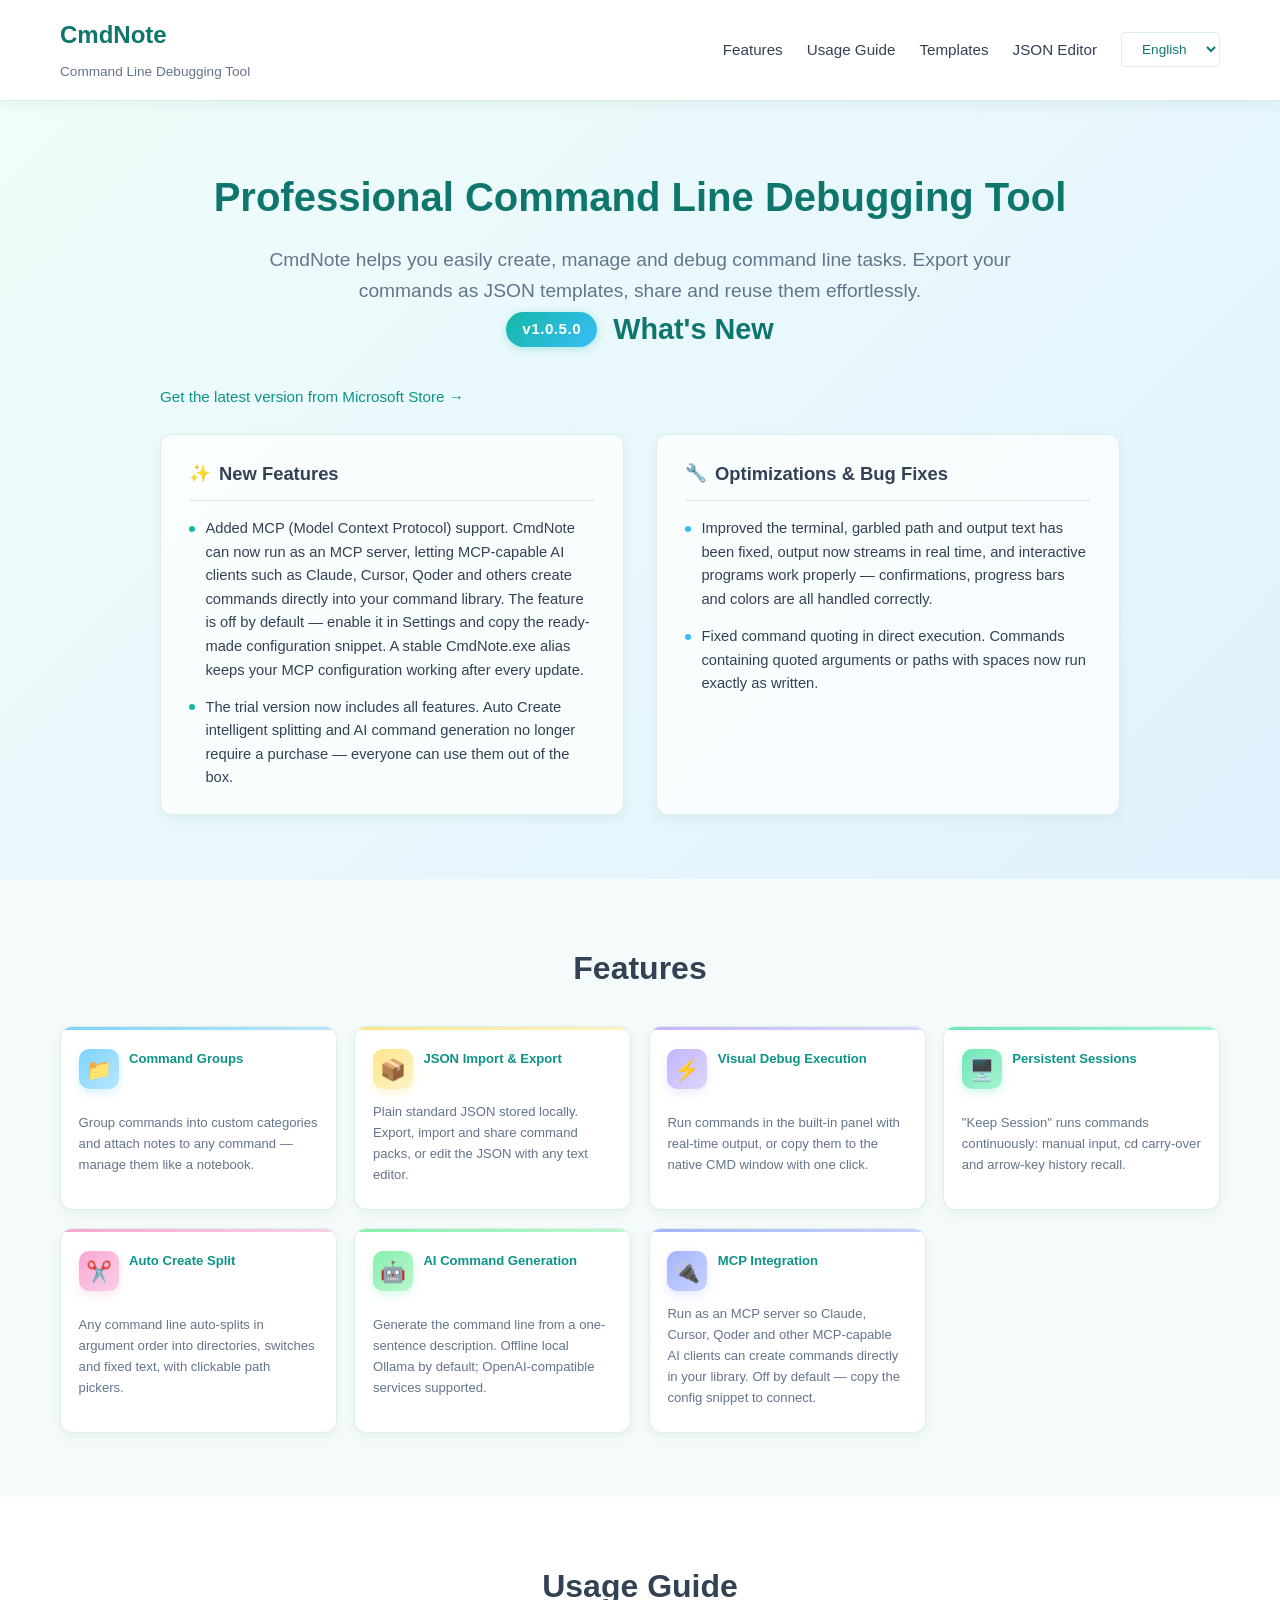
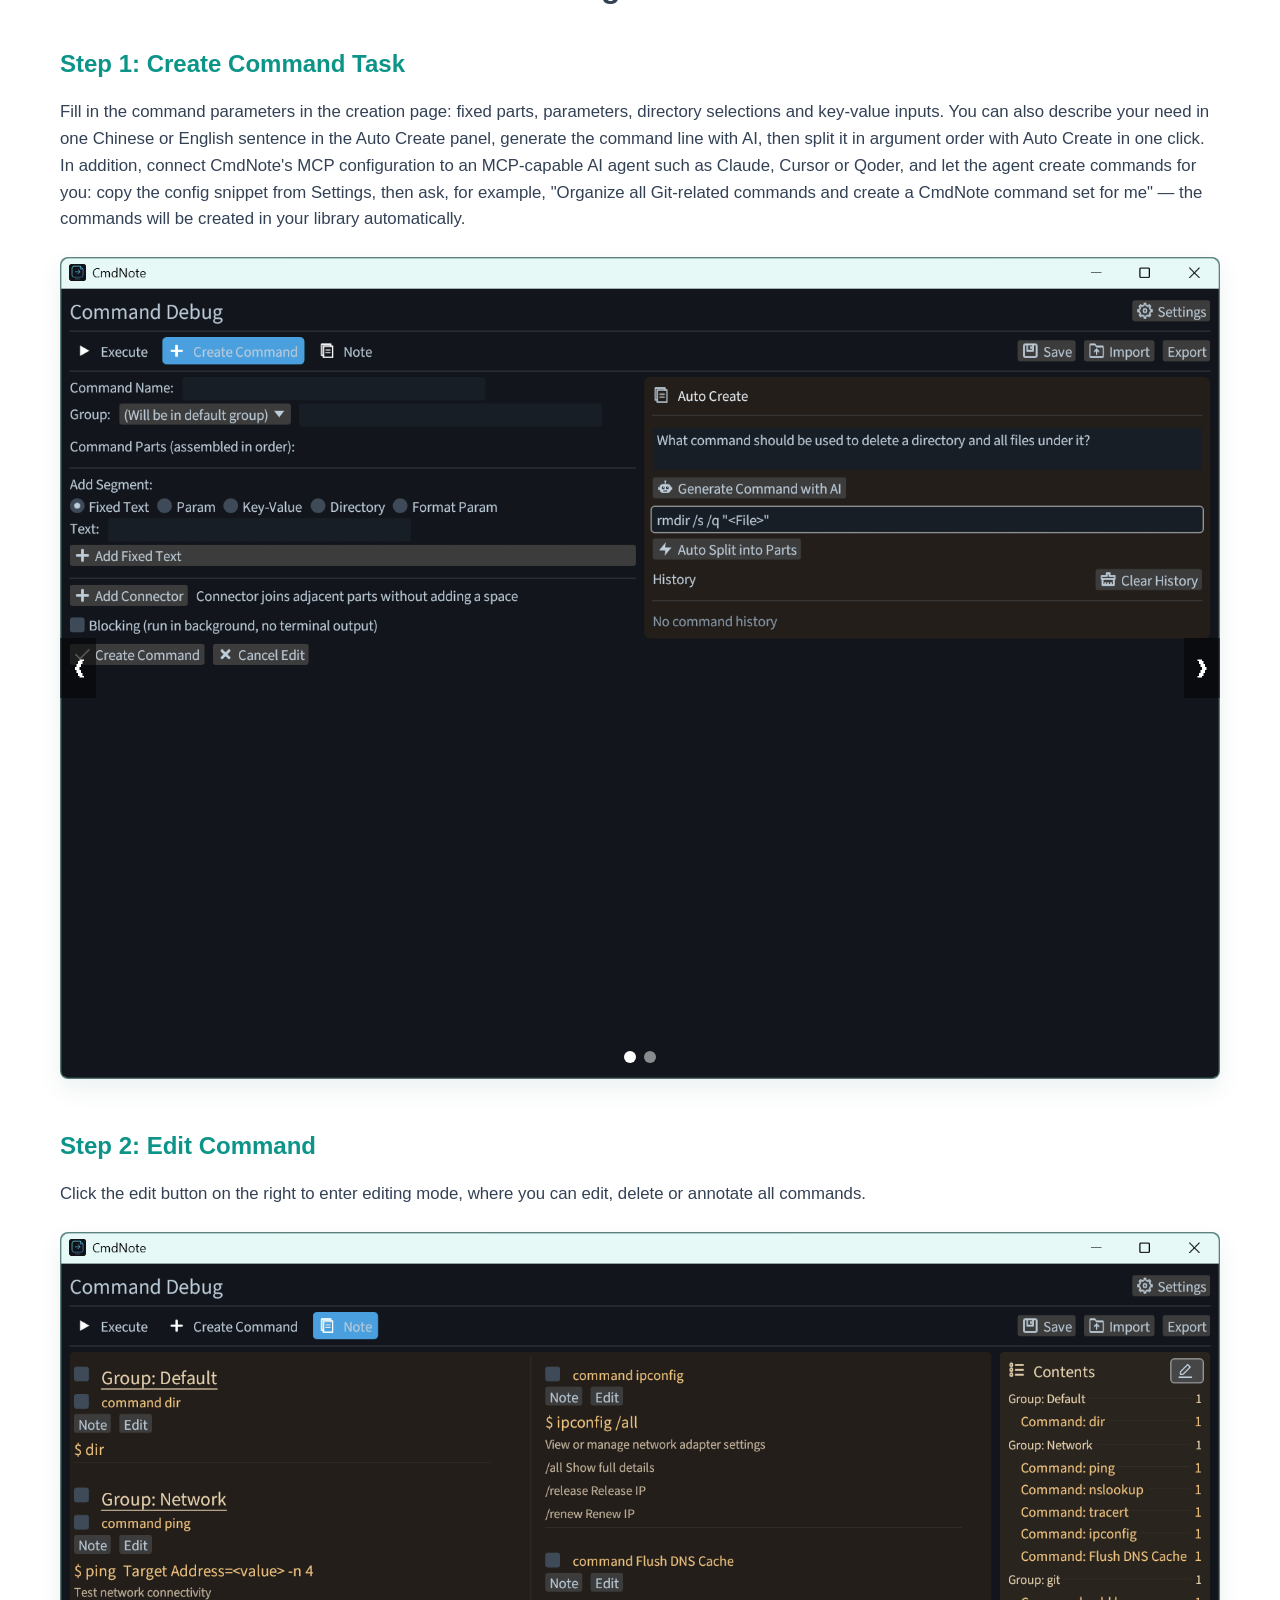
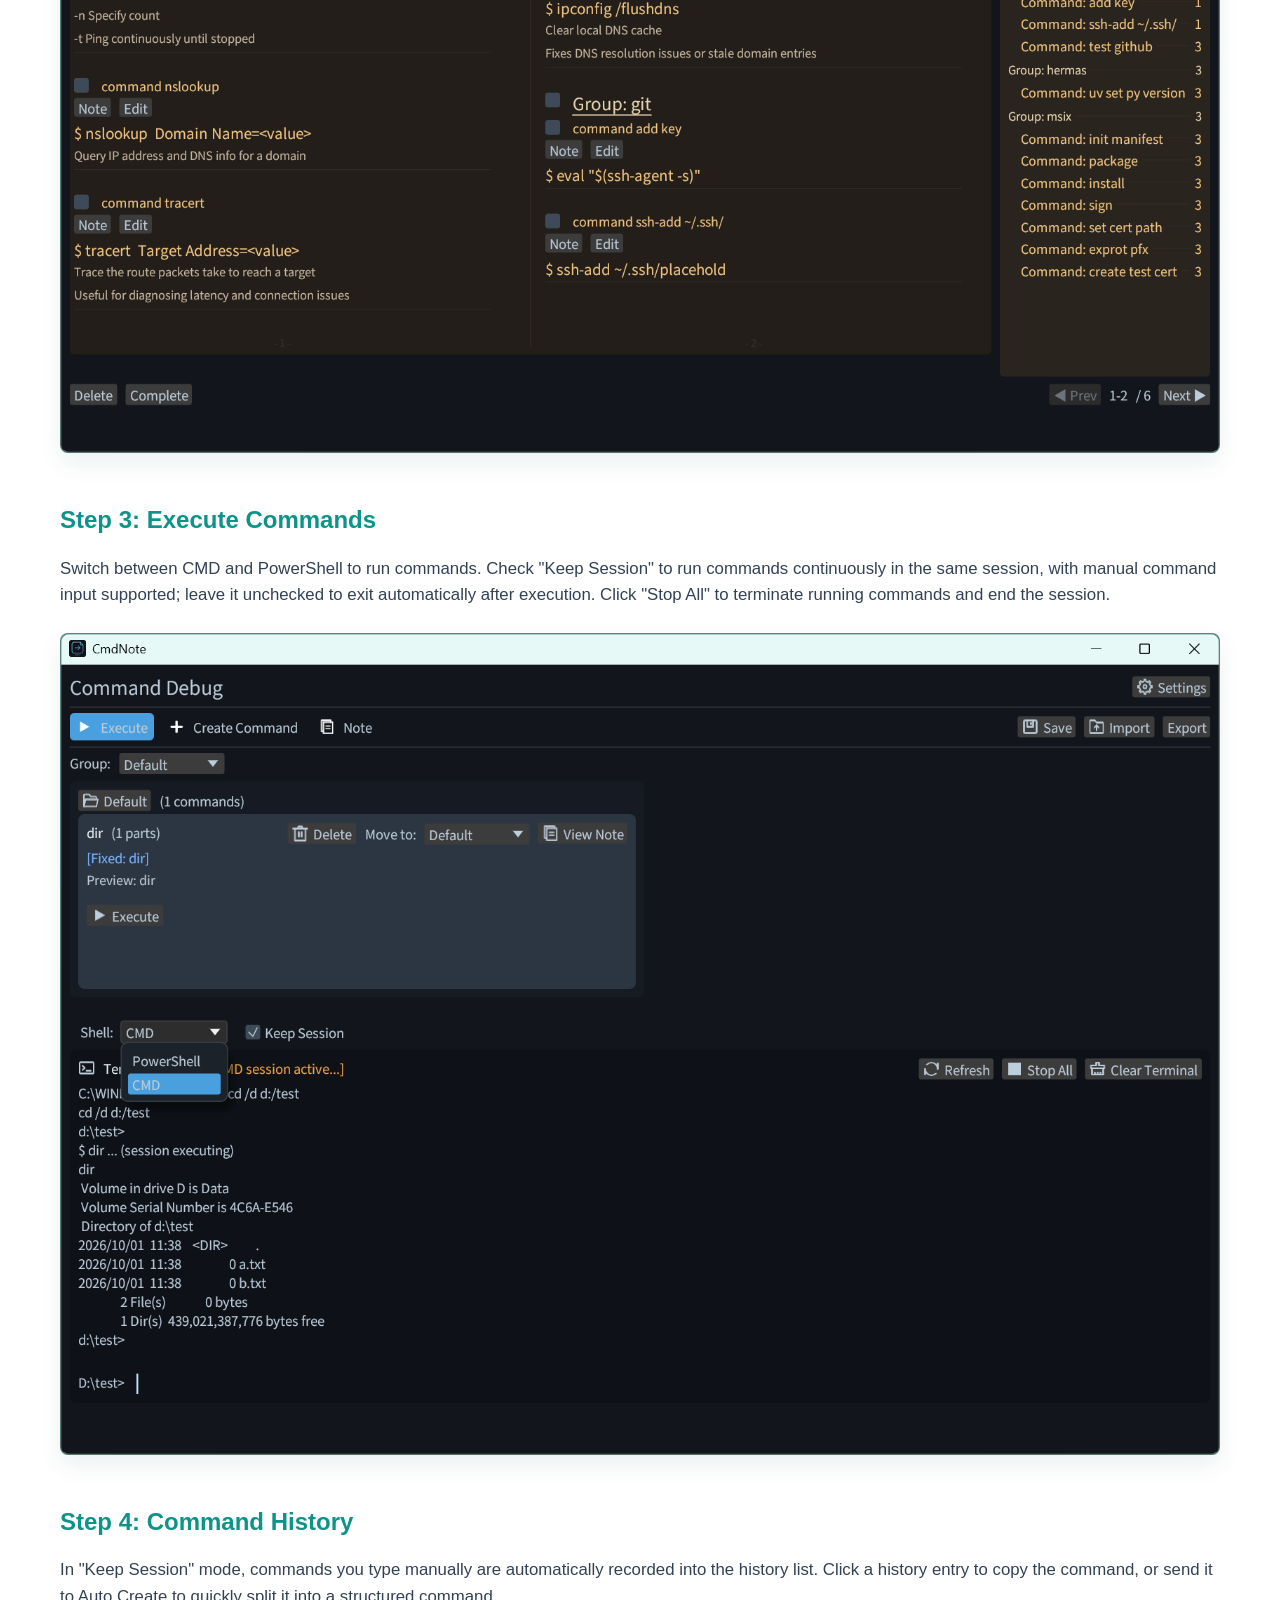
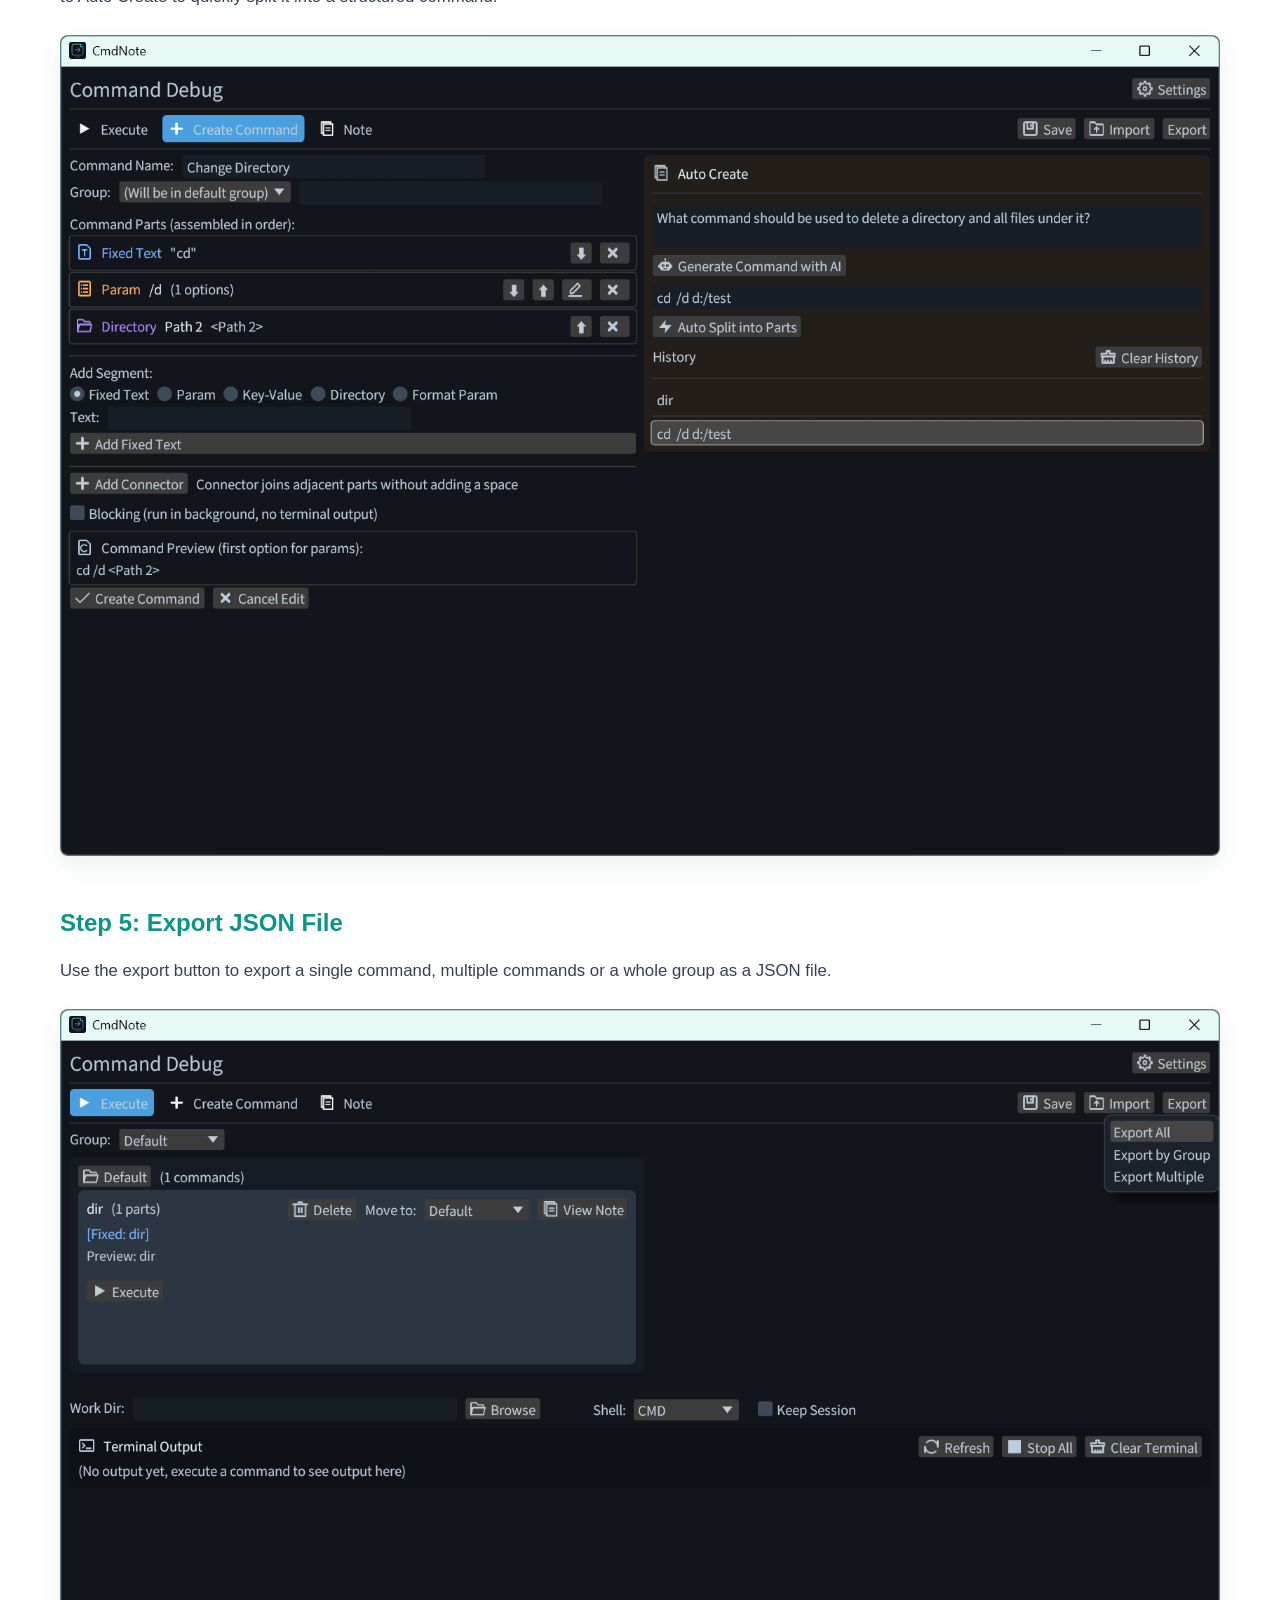
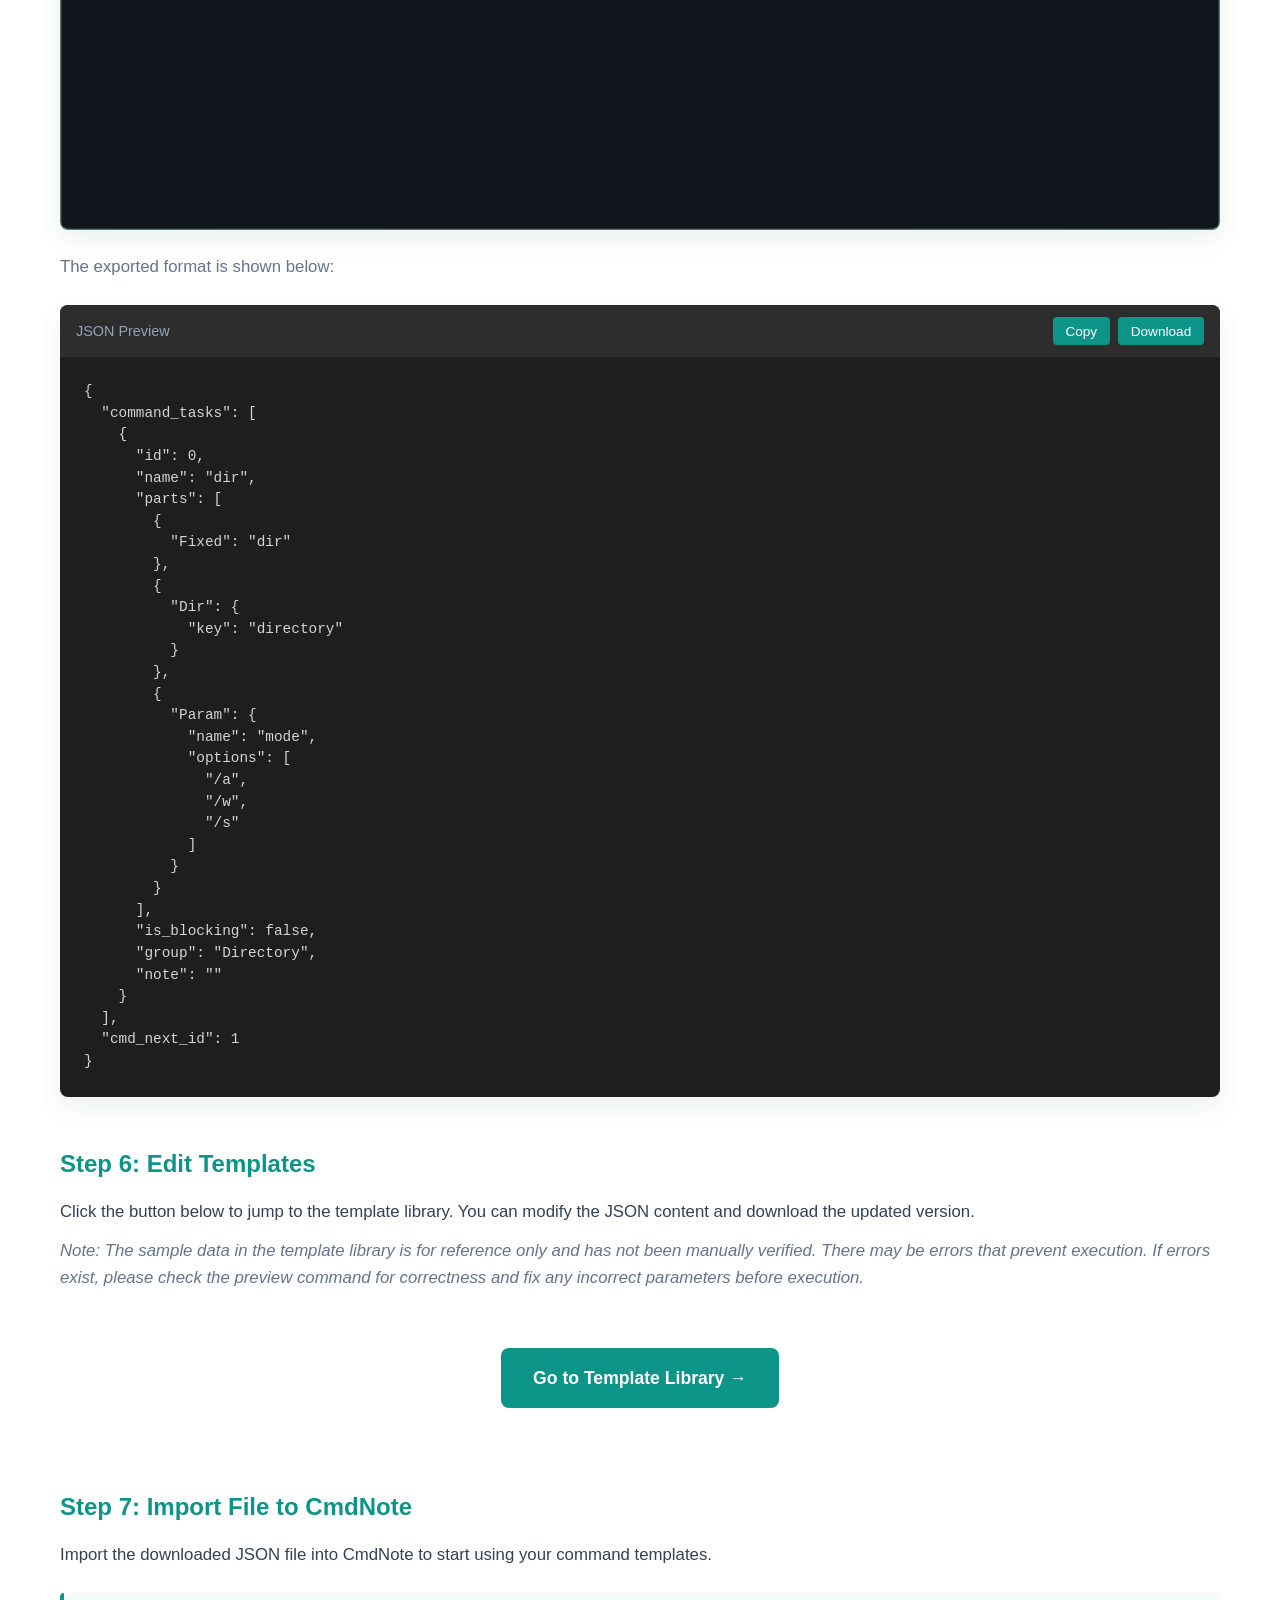
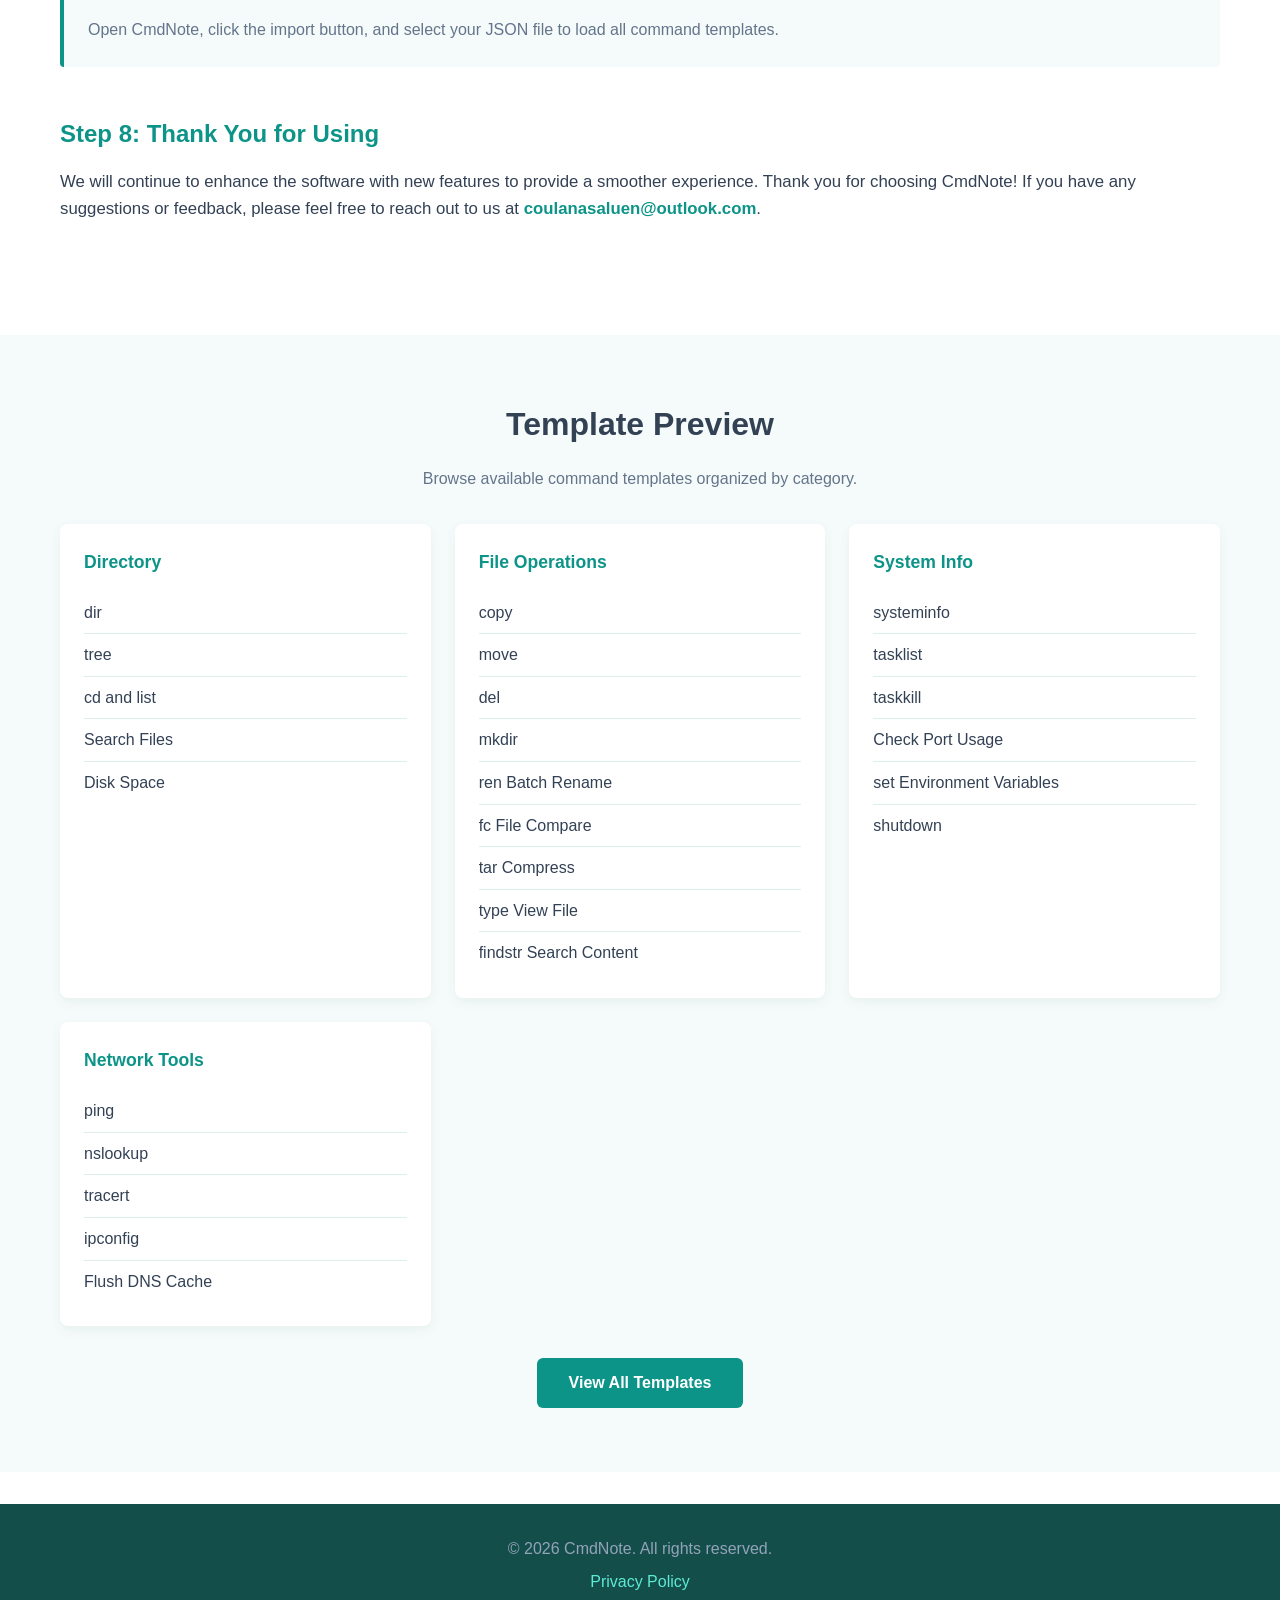
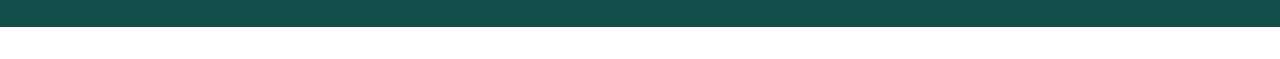
<file: cmdnote/index.html>
<!DOCTYPE html>
<html lang="zh-CN">

<head>
    <meta charset="UTF-8">
    <meta name="viewport" content="width=device-width, initial-scale=1.0">
    <title>CmdNote - Command Line Debugging Tool</title>
    <link rel="stylesheet" href="css/style.css">
</head>

<body>
    <header class="header">
        <div class="container">
            <div class="logo">
                <h1>CmdNote</h1>
                <span class="tagline" data-i18n="tagline">Command Line Debugging Tool</span>
            </div>
            <nav class="nav">
                <a href="#features" data-i18n="nav_features">Features</a>
                <a href="#usage" data-i18n="nav_usage">Usage Guide</a>
                <a href="#templates" data-i18n="nav_templates">Templates</a>
                <a href="editor.html" data-i18n="nav_editor">JSON Editor</a>
                <select id="langSelect" class="lang-select">
                    <option value="en">English</option>
                    <option value="zh">中文</option>
                </select>
            </nav>
        </div>
    </header>

    <main>
        <section class="hero">
            <div class="container">
                <h2 data-i18n="hero_title">Professional Command Line Debugging Tool</h2>
                <p class="hero-desc" data-i18n="hero_desc">CmdNote helps you easily create, manage and debug command
                    line tasks. Export your commands as JSON templates, share and reuse them effortlessly.</p>
                <div class="update-notes" id="updateNotes">
                    <div class="update-header">
                        <span class="update-badge" id="updateBadge"></span>
                        <h3 class="update-title" data-i18n="update_title">What's New</h3>
                    </div>
                    <a class="update-store-link" href="https://apps.microsoft.com/detail/9PM4VGNCK04B" target="_blank"
                        rel="noopener noreferrer" data-i18n="update_store_link">Get the latest version from Microsoft
                        Store →</a>
                    <div class="update-columns" id="updateColumns">
                        <div class="update-section" id="newFeaturesSection">
                            <h4 class="update-section-title" id="newFeaturesTitle"></h4>
                            <ul class="update-list" id="newFeaturesList"></ul>
                        </div>
                        <div class="update-section" id="bugFixesSection">
                            <h4 class="update-section-title" id="bugFixesTitle"></h4>
                            <ul class="update-list" id="bugFixesList"></ul>
                        </div>
                    </div>
                </div>
            </div>
        </section>

        <section id="features" class="features">
            <div class="container">
                <h2 data-i18n="features_title">Features</h2>
                <div class="feature-grid">
                    <div class="feature-card f-1">
                        <div class="feature-icon">📁</div>
                        <h3 data-i18n="feature_1_title">Command Groups</h3>
                        <p data-i18n="feature_1_desc">Group commands into custom categories and attach notes to any
                            command — manage them like a notebook.</p>
                    </div>
                    <div class="feature-card f-2">
                        <div class="feature-icon">📦</div>
                        <h3 data-i18n="feature_2_title">JSON Import & Export</h3>
                        <p data-i18n="feature_2_desc">Plain standard JSON stored locally. Export, import and share
                            command packs, or edit the JSON with any text editor.</p>
                    </div>
                    <div class="feature-card f-3">
                        <div class="feature-icon">⚡</div>
                        <h3 data-i18n="feature_3_title">Visual Debug Execution</h3>
                        <p data-i18n="feature_3_desc">Run commands in the built-in panel with real-time output, or copy
                            them to the native CMD window with one click.</p>
                    </div>
                    <div class="feature-card f-4">
                        <div class="feature-icon">🖥️</div>
                        <h3 data-i18n="feature_4_title">Persistent Sessions</h3>
                        <p data-i18n="feature_4_desc">"Keep Session" runs commands continuously: manual input, cd
                            carry-over and arrow-key history recall.</p>
                    </div>
                    <div class="feature-card f-5">
                        <div class="feature-icon">✂️</div>
                        <h3 data-i18n="feature_5_title">Auto Create Split</h3>
                        <p data-i18n="feature_5_desc">Any command line auto-splits in argument order into directories,
                            switches and fixed text, with clickable path pickers.</p>
                    </div>
                    <div class="feature-card f-6">
                        <div class="feature-icon">🤖</div>
                        <h3 data-i18n="feature_6_title">AI Command Generation</h3>
                        <p data-i18n="feature_6_desc">Generate the command line from a one-sentence description.
                            Offline local Ollama by default; OpenAI-compatible services supported.</p>
                    </div>
                    <div class="feature-card f-7">
                        <div class="feature-icon">🔌</div>
                        <h3 data-i18n="feature_7_title">MCP Integration</h3>
                        <p data-i18n="feature_7_desc">Run as an MCP server so Claude, Cursor, Qoder and other
                            MCP-capable AI clients can create commands directly in your library. Off by default —
                            copy the config snippet to connect.</p>
                    </div>
                </div>
            </div>
        </section>

        <section id="usage" class="usage-guide">
            <div class="container">
                <h2 data-i18n="usage_title">Usage Guide</h2>

                <div class="usage-step">
                    <h3 data-i18n="step_1_title">Step 1: Create Command Task</h3>
                    <p data-i18n="step_1_desc">Fill in the command parameters in the creation page. You can also
                        describe your need in one sentence, generate the command line with AI, then split it in
                        argument order with Auto Create in one click. In addition, connect CmdNote's MCP
                        configuration to an MCP-capable AI agent such as Claude, Cursor or Qoder, and let the agent
                        create commands for you: copy the config snippet from Settings, then ask, for example,
                        "Organize all Git-related commands and create a CmdNote command set for me" — the commands
                        will be created in your library automatically.</p>
                    <div class="carousel" id="step1Carousel">
                        <div class="carousel-inner">
                            <div class="carousel-item active">
                                <img src="create1.png" alt="Command Creation Page 1">
                            </div>
                            <div class="carousel-item">
                                <img src="create2.png" alt="Command Creation Page 2">
                            </div>
                        </div>
                        <button class="carousel-control prev" onclick="moveCarousel(-1)">&#10094;</button>
                        <button class="carousel-control next" onclick="moveCarousel(1)">&#10095;</button>
                        <div class="carousel-indicators">
                            <span class="indicator active" onclick="goToSlide(0)"></span>
                            <span class="indicator" onclick="goToSlide(1)"></span>
                        </div>
                    </div>
                </div>

                <div class="usage-step">
                    <h3 data-i18n="step_2_title">Step 2: Edit Command</h3>
                    <p data-i18n="step_2_desc">Click the edit button on the right to enter editing mode, where you
                        can edit, delete or annotate all commands.</p>
                    <div class="carousel" id="step2Carousel">
                        <div class="carousel-inner">
                            <div class="carousel-item active">
                                <img src="edit.png" alt="Command Edit Page">
                            </div>
                        </div>
                    </div>
                </div>

                <div class="usage-step">
                    <h3 data-i18n="step_3_title">Step 3: Execute Commands</h3>
                    <p data-i18n="step_3_desc">Switch between CMD and PowerShell to run commands. Check "Keep
                        Session" to run commands continuously in the same session, with manual command input
                        supported; leave it unchecked to exit automatically after execution. Click "Stop All" to
                        terminate running commands and end the session.</p>
                    <div class="carousel" id="step3Carousel">
                        <div class="carousel-inner">
                            <div class="carousel-item active">
                                <img src="exec.png" alt="Command Execution Page">
                            </div>
                        </div>
                    </div>
                </div>

                <div class="usage-step">
                    <h3 data-i18n="step_4_title">Step 4: Command History</h3>
                    <p data-i18n="step_4_desc">In "Keep Session" mode, commands you type manually are recorded into
                        the history list. Click a history entry to copy the command, or send it to Auto Create to split
                        it into a structured command quickly.</p>
                    <div class="carousel" id="step4Carousel">
                        <div class="carousel-inner">
                            <div class="carousel-item active">
                                <img src="history.png" alt="Command History Page">
                            </div>
                        </div>
                    </div>
                </div>

                <div class="usage-step">
                    <h3 data-i18n="step_5_title">Step 5: Export JSON File</h3>
                    <p data-i18n="step_5_desc">Use the export button to export a single command, multiple commands or a
                        whole group as a JSON file.</p>
                    <div class="carousel" id="step5Carousel">
                        <div class="carousel-inner">
                            <div class="carousel-item active">
                                <img src="export.png" alt="Command Export Page">
                            </div>
                        </div>
                    </div>
                    <p class="export-format-note" data-i18n="json_format_note">The exported format is shown below:</p>
                    <div class="code-demo">
                        <div class="code-header">
                            <span data-i18n="json_preview">JSON Preview</span>
                            <div class="code-actions">
                                <button class="btn-copy" onclick="copyDemoJson()" data-i18n="btn_copy">Copy</button>
                                <button class="btn-download" onclick="downloadDemoJson()"
                                    data-i18n="btn_download">Download</button>
                            </div>
                        </div>
                        <pre class="code-block"><code id="demoJson">{
  "command_tasks": [
    {
      "id": 0,
      "name": "dir",
      "parts": [
        {
          "Fixed": "dir"
        },
        {
          "Dir": {
            "key": "directory"
          }
        },
        {
          "Param": {
            "name": "mode",
            "options": [
              "/a",
              "/w",
              "/s"
            ]
          }
        }
      ],
      "is_blocking": false,
      "group": "Directory",
      "note": ""
    }
  ],
  "cmd_next_id": 1
}</code></pre>
                    </div>
                </div>

                <div class="usage-step">
                    <h3 data-i18n="step_6_title">Step 6: Edit Templates</h3>
                    <p data-i18n="step_6_desc">Click the button below to jump to the template library. You can modify
                        the JSON content and download the updated version.</p>
                    <p class="usage-tip" data-i18n="step_6_tip"></p>
                    <div class="edit-link-container">
                        <a href="editor.html" class="edit-link" data-i18n="edit_link_text">Go to Template Library →</a>
                    </div>
                </div>

                <div class="usage-step">
                    <h3 data-i18n="step_7_title">Step 7: Import File to CmdNote</h3>
                    <p data-i18n="step_7_desc">Import the downloaded JSON file into CmdNote to start using your command
                        templates.</p>
                    <div class="import-tip">
                        <p data-i18n="import_tip">Open CmdNote, click the import button, and select your JSON file to
                            load all command templates.</p>
                    </div>
                </div>

                <div class="usage-step">
                    <h3 data-i18n="step_8_title">Step 8: Thank You for Using</h3>
                    <p data-i18n="step_8_desc">The software will continue to be updated with new features to make
                        operations more convenient. Thank you for using, and feel free to send your valuable feedback to
                        coulanasaluen@outlook.com.</p>
                </div>
            </div>
        </section>

        <section id="templates" class="templates-preview">
            <div class="container">
                <h2 data-i18n="templates_title">Template Preview</h2>
                <p class="templates-desc" data-i18n="templates_desc">Browse available command templates organized by
                    category.</p>
                <div id="templatePreview" class="template-preview-grid">
                </div>
                <div class="view-all-container">
                    <a href="editor.html" class="btn-primary" data-i18n="view_all_templates">View All Templates</a>
                </div>
            </div>
        </section>
    </main>

    <footer class="footer">
        <div class="container">
            <p>&copy; 2026 CmdNote. <span data-i18n="footer_rights">All rights reserved.</span></p>
            <p class="footer-links">
                <a href="privacy.html" data-i18n="footer_privacy">Privacy Policy</a>
            </p>
        </div>
    </footer>

    <script src="js/data.js"></script>
    <script src="js/update_notes.js"></script>
    <script src="js/i18n.js"></script>
    <script src="js/main.js"></script>
</body>

</html>
</file>
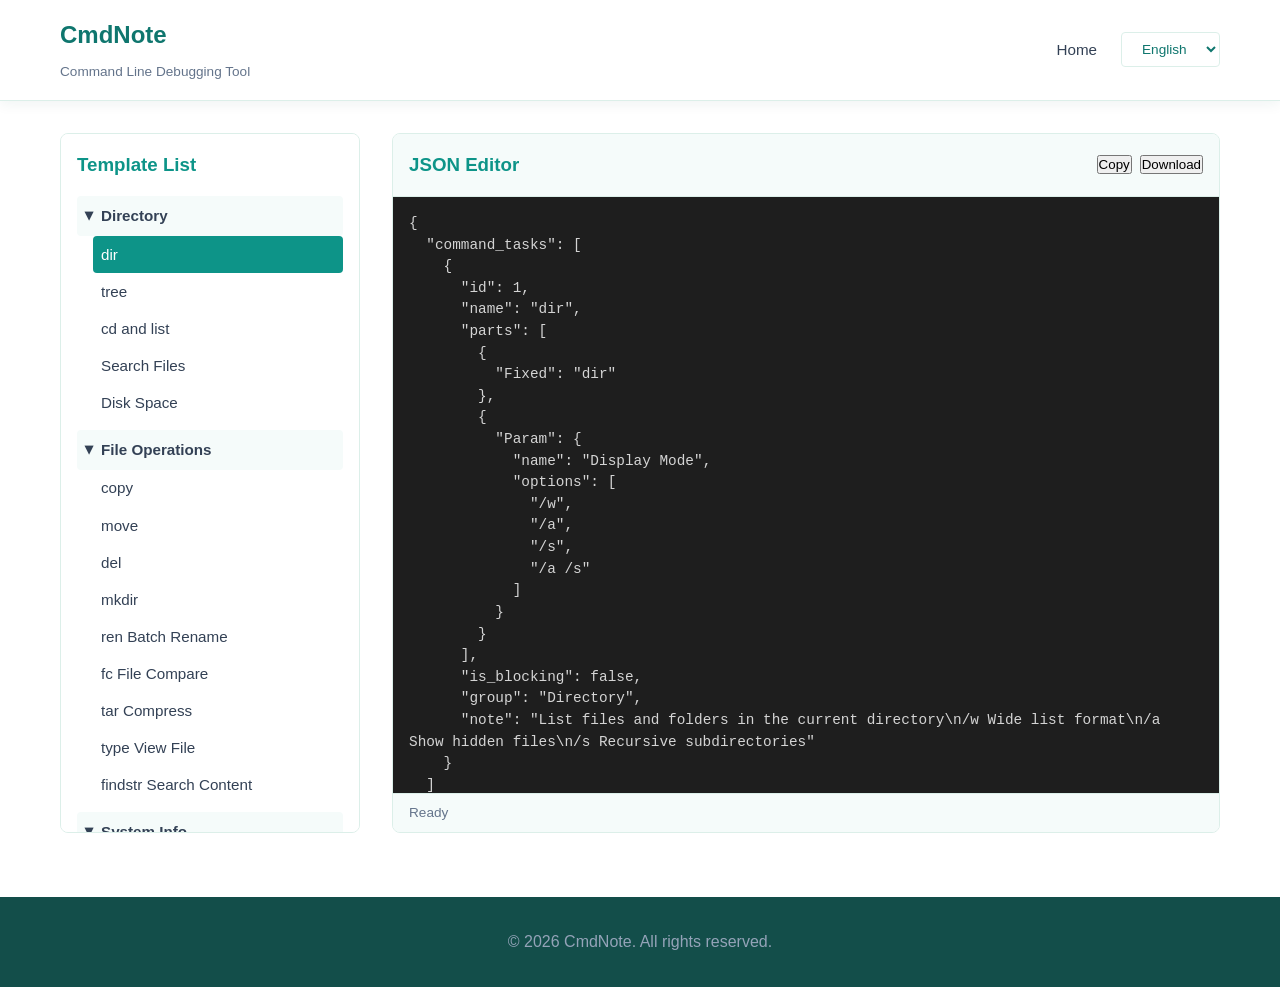
<file: editor.html>
<!DOCTYPE html>
<html lang="zh-CN">
<head>
    <meta charset="UTF-8">
    <meta name="viewport" content="width=device-width, initial-scale=1.0">
    <title>CmdNote - JSON Editor</title>
    <link rel="stylesheet" href="css/style.css">
</head>
<body>
    <header class="header">
        <div class="container">
            <div class="logo">
                <h1>CmdNote</h1>
                <span class="tagline" data-i18n="tagline">Command Line Debugging Tool</span>
            </div>
            <nav class="nav">
                <a href="index.html" data-i18n="nav_home">Home</a>
                <select id="langSelect" class="lang-select">
                    <option value="en">English</option>
                    <option value="zh">中文</option>
                </select>
            </nav>
        </div>
    </header>

    <main class="editor-page">
        <div class="container editor-container">
            <aside class="template-sidebar">
                <h3 data-i18n="template_list">Template List</h3>
                <div id="templateTree" class="template-tree">
                </div>
            </aside>

            <section class="editor-main">
                <div class="editor-header">
                    <h3 data-i18n="json_editor">JSON Editor</h3>
                    <div class="editor-actions">
                        <button class="btn-copy" onclick="copyEditorContent()" data-i18n="btn_copy">Copy</button>
                        <button class="btn-download" onclick="downloadEditorContent()" data-i18n="btn_download">Download</button>
                    </div>
                </div>
                <textarea id="jsonEditor" class="json-editor" spellcheck="false"></textarea>
                <div id="editorStatus" class="editor-status"></div>
            </section>
        </div>
    </main>

    <footer class="footer">
        <div class="container">
            <p>&copy; 2026 CmdNote. <span data-i18n="footer_rights">All rights reserved.</span></p>
        </div>
    </footer>

    <script src="js/data.js"></script>
    <script src="js/i18n.js"></script>
    <script src="js/editor.js"></script>
</body>
</html>
</file>
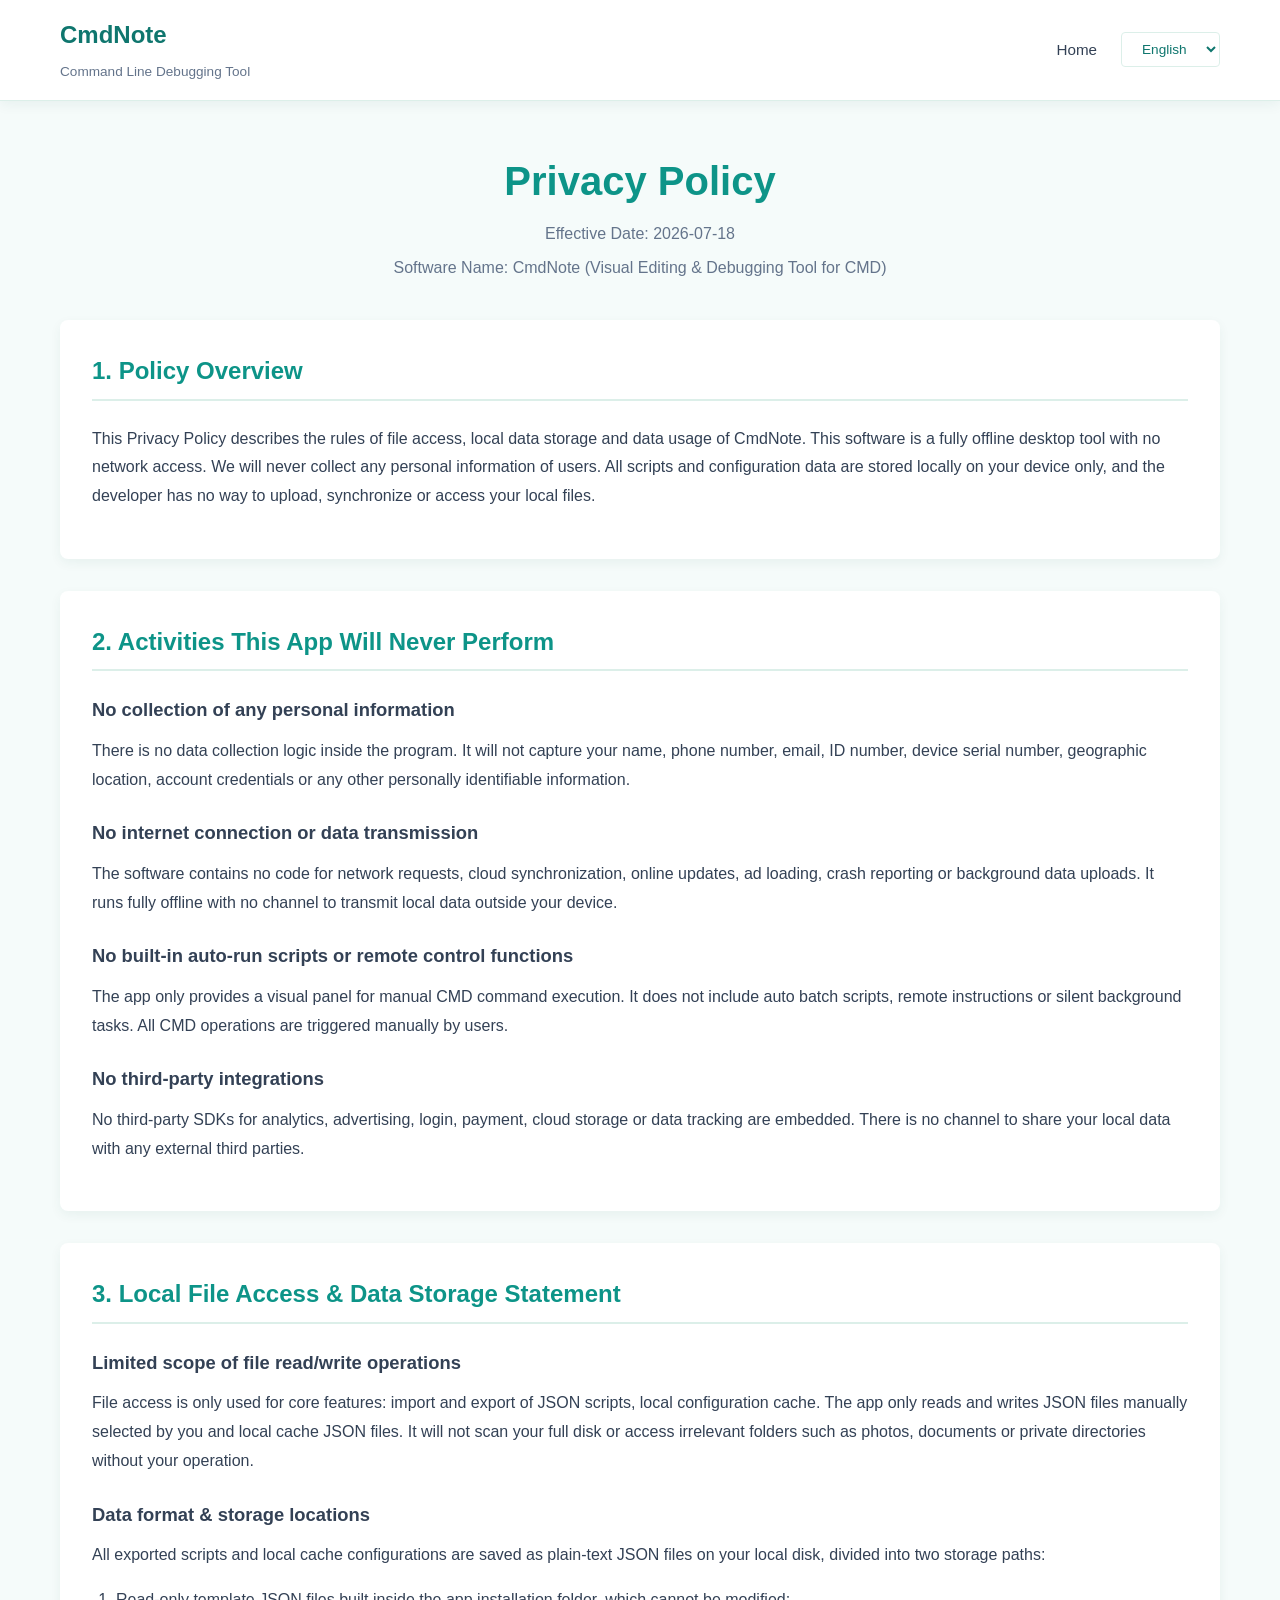
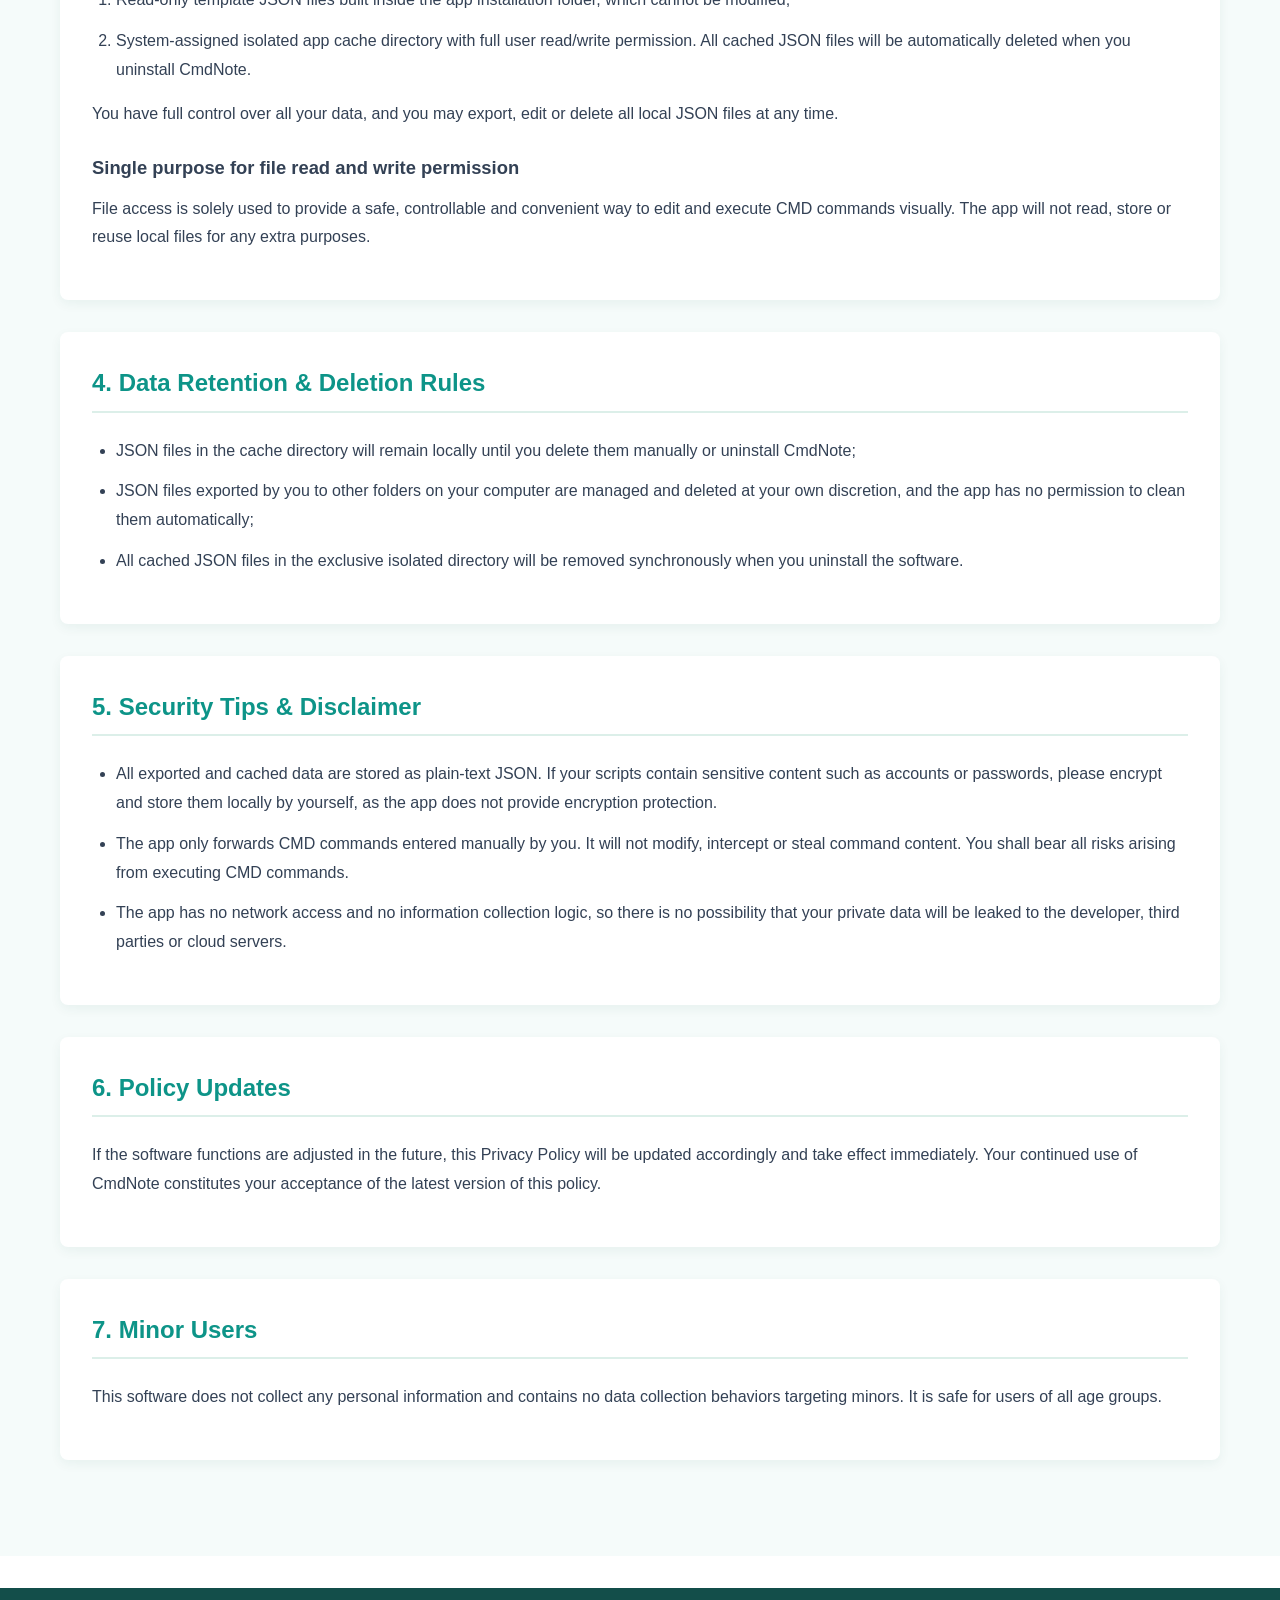
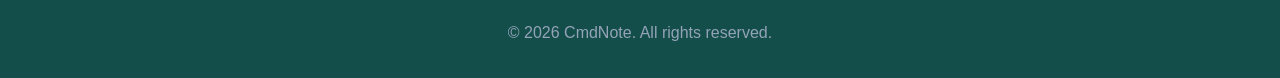
<file: privacy.html>
<!DOCTYPE html>
<html lang="en">
<head>
    <meta charset="UTF-8">
    <meta name="viewport" content="width=device-width, initial-scale=1.0">
    <title>CmdNote - Privacy Policy</title>
    <link rel="stylesheet" href="css/style.css">
</head>
<body>
    <header class="header">
        <div class="container">
            <div class="logo">
                <h1>CmdNote</h1>
                <span class="tagline" data-i18n="tagline">Command Line Debugging Tool</span>
            </div>
            <nav class="nav">
                <a href="index.html" data-i18n="nav_home">Home</a>
                <select id="langSelect" class="lang-select">
                    <option value="en">English</option>
                    <option value="zh">中文</option>
                </select>
            </nav>
        </div>
    </header>

    <main>
        <section class="privacy-policy">
            <div class="container">
                <h1 data-i18n="privacy_title">Privacy Policy</h1>
                <p class="privacy-effective-date" data-i18n="privacy_effective_date">Effective Date: 2026-07-18</p>
                <p class="privacy-software-name" data-i18n="privacy_software_name">Software Name: CmdNote (Visual Editing & Debugging Tool for CMD)</p>

                <div class="privacy-section">
                    <h2 data-i18n="privacy_section1_title">1. Policy Overview</h2>
                    <p data-i18n="privacy_section1_content">This Privacy Policy describes the rules of file access, local data storage and data usage of CmdNote. This software is a fully offline desktop tool with no network access. We will never collect any personal information of users. All scripts and configuration data are stored locally on your device only, and the developer has no way to upload, synchronize or access your local files.</p>
                </div>

                <div class="privacy-section">
                    <h2 data-i18n="privacy_section2_title">2. Activities This App Will Never Perform</h2>
                    
                    <h3 data-i18n="privacy_section2_1_title">No collection of any personal information</h3>
                    <p data-i18n="privacy_section2_1_content">There is no data collection logic inside the program. It will not capture your name, phone number, email, ID number, device serial number, geographic location, account credentials or any other personally identifiable information.</p>

                    <h3 data-i18n="privacy_section2_2_title">No internet connection or data transmission</h3>
                    <p data-i18n="privacy_section2_2_content">The software contains no code for network requests, cloud synchronization, online updates, ad loading, crash reporting or background data uploads. It runs fully offline with no channel to transmit local data outside your device.</p>

                    <h3 data-i18n="privacy_section2_3_title">No built-in auto-run scripts or remote control functions</h3>
                    <p data-i18n="privacy_section2_3_content">The app only provides a visual panel for manual CMD command execution. It does not include auto batch scripts, remote instructions or silent background tasks. All CMD operations are triggered manually by users.</p>

                    <h3 data-i18n="privacy_section2_4_title">No third-party integrations</h3>
                    <p data-i18n="privacy_section2_4_content">No third-party SDKs for analytics, advertising, login, payment, cloud storage or data tracking are embedded. There is no channel to share your local data with any external third parties.</p>
                </div>

                <div class="privacy-section">
                    <h2 data-i18n="privacy_section3_title">3. Local File Access & Data Storage Statement</h2>
                    
                    <h3 data-i18n="privacy_section3_1_title">Limited scope of file read/write operations</h3>
                    <p data-i18n="privacy_section3_1_content">File access is only used for core features: import and export of JSON scripts, local configuration cache. The app only reads and writes JSON files manually selected by you and local cache JSON files. It will not scan your full disk or access irrelevant folders such as photos, documents or private directories without your operation.</p>

                    <h3 data-i18n="privacy_section3_2_title">Data format & storage locations</h3>
                    <p data-i18n="privacy_section3_2_content">All exported scripts and local cache configurations are saved as plain-text JSON files on your local disk, divided into two storage paths:</p>
                    <ol>
                        <li data-i18n="privacy_section3_2_item1">Read-only template JSON files built inside the app installation folder, which cannot be modified;</li>
                        <li data-i18n="privacy_section3_2_item2">System-assigned isolated app cache directory with full user read/write permission. All cached JSON files will be automatically deleted when you uninstall CmdNote.</li>
                    </ol>
                    <p data-i18n="privacy_section3_2_note">You have full control over all your data, and you may export, edit or delete all local JSON files at any time.</p>

                    <h3 data-i18n="privacy_section3_3_title">Single purpose for file read and write permission</h3>
                    <p data-i18n="privacy_section3_3_content">File access is solely used to provide a safe, controllable and convenient way to edit and execute CMD commands visually. The app will not read, store or reuse local files for any extra purposes.</p>
                </div>

                <div class="privacy-section">
                    <h2 data-i18n="privacy_section4_title">4. Data Retention & Deletion Rules</h2>
                    <ul>
                        <li data-i18n="privacy_section4_item1">JSON files in the cache directory will remain locally until you delete them manually or uninstall CmdNote;</li>
                        <li data-i18n="privacy_section4_item2">JSON files exported by you to other folders on your computer are managed and deleted at your own discretion, and the app has no permission to clean them automatically;</li>
                        <li data-i18n="privacy_section4_item3">All cached JSON files in the exclusive isolated directory will be removed synchronously when you uninstall the software.</li>
                    </ul>
                </div>

                <div class="privacy-section">
                    <h2 data-i18n="privacy_section5_title">5. Security Tips & Disclaimer</h2>
                    <ul>
                        <li data-i18n="privacy_section5_item1">All exported and cached data are stored as plain-text JSON. If your scripts contain sensitive content such as accounts or passwords, please encrypt and store them locally by yourself, as the app does not provide encryption protection.</li>
                        <li data-i18n="privacy_section5_item2">The app only forwards CMD commands entered manually by you. It will not modify, intercept or steal command content. You shall bear all risks arising from executing CMD commands.</li>
                        <li data-i18n="privacy_section5_item3">The app has no network access and no information collection logic, so there is no possibility that your private data will be leaked to the developer, third parties or cloud servers.</li>
                    </ul>
                </div>

                <div class="privacy-section">
                    <h2 data-i18n="privacy_section6_title">6. Policy Updates</h2>
                    <p data-i18n="privacy_section6_content">If the software functions are adjusted in the future, this Privacy Policy will be updated accordingly and take effect immediately. Your continued use of CmdNote constitutes your acceptance of the latest version of this policy.</p>
                </div>

                <div class="privacy-section">
                    <h2 data-i18n="privacy_section7_title">7. Minor Users</h2>
                    <p data-i18n="privacy_section7_content">This software does not collect any personal information and contains no data collection behaviors targeting minors. It is safe for users of all age groups.</p>
                </div>
            </div>
        </section>
    </main>

    <footer class="footer">
        <div class="container">
            <p>&copy; 2026 CmdNote. <span data-i18n="footer_rights">All rights reserved.</span></p>
        </div>
    </footer>

    <script src="js/i18n.js"></script>
</body>
</html>
</file>
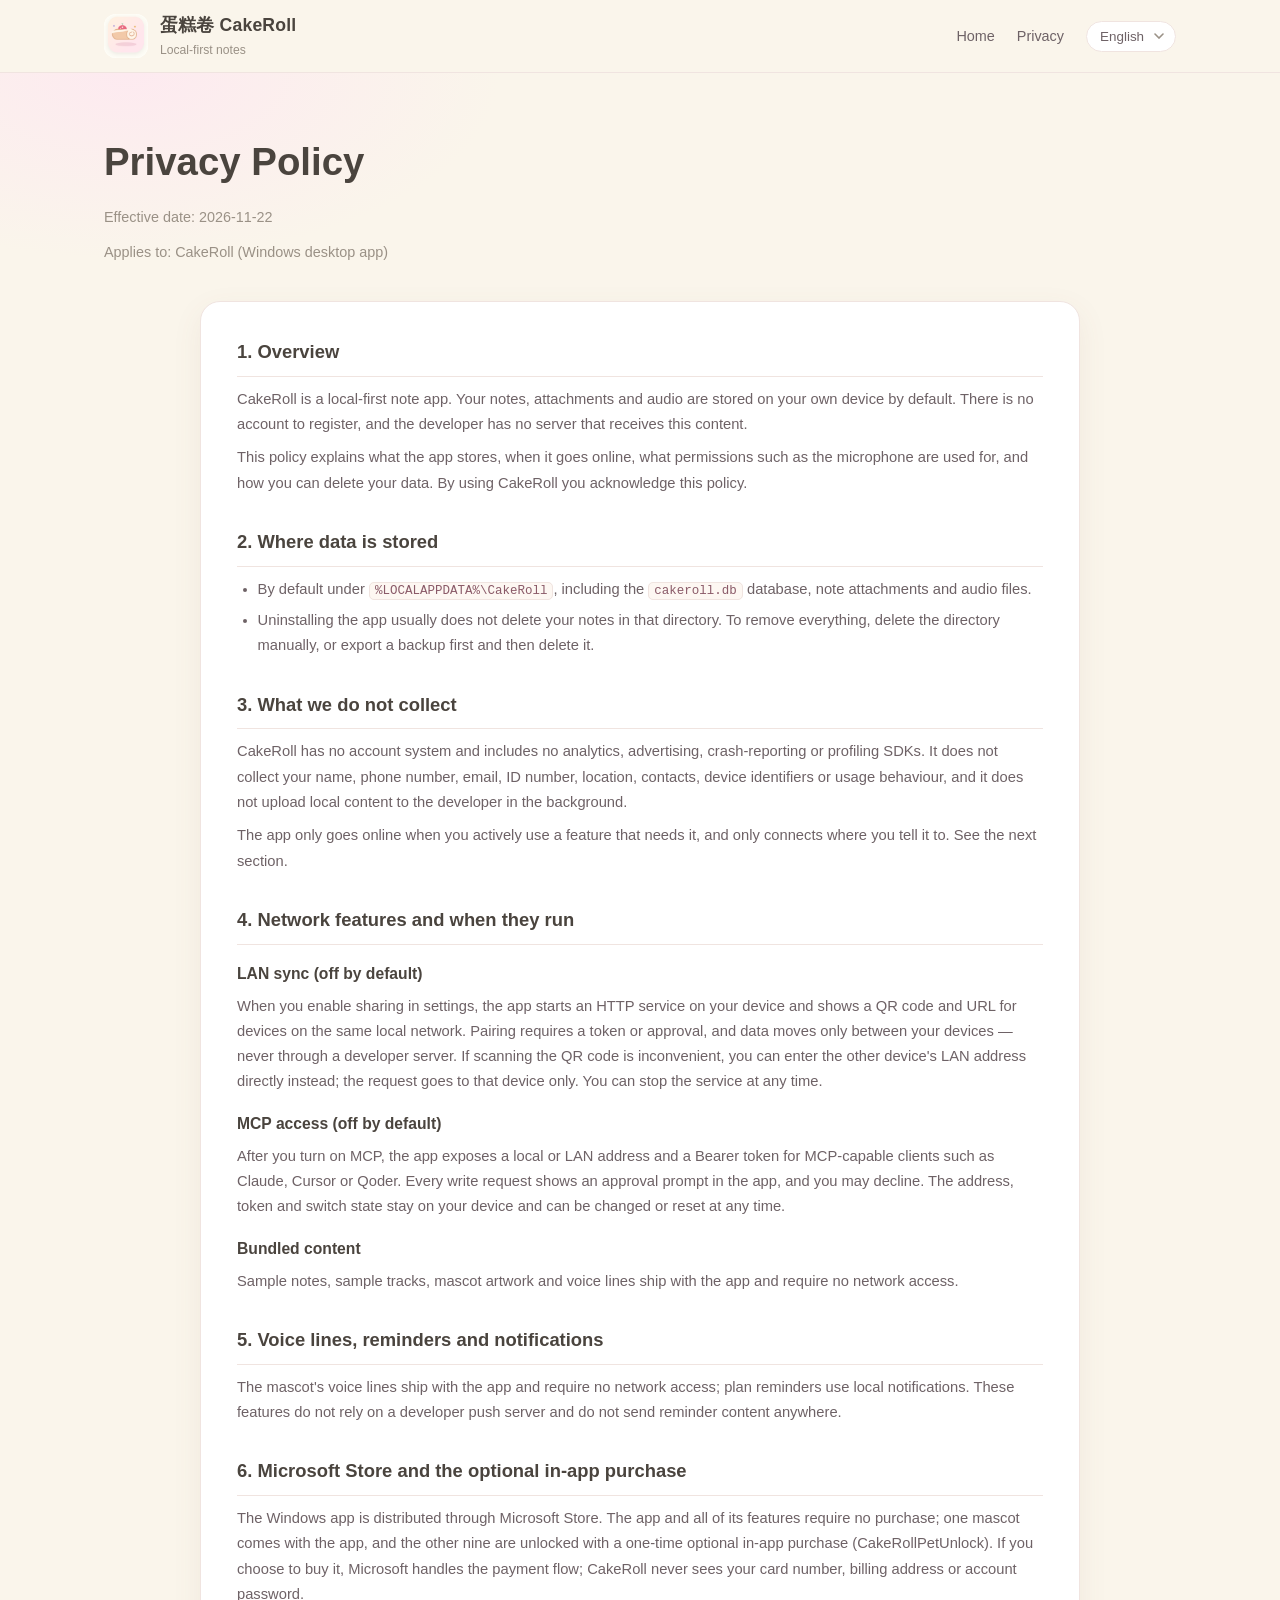
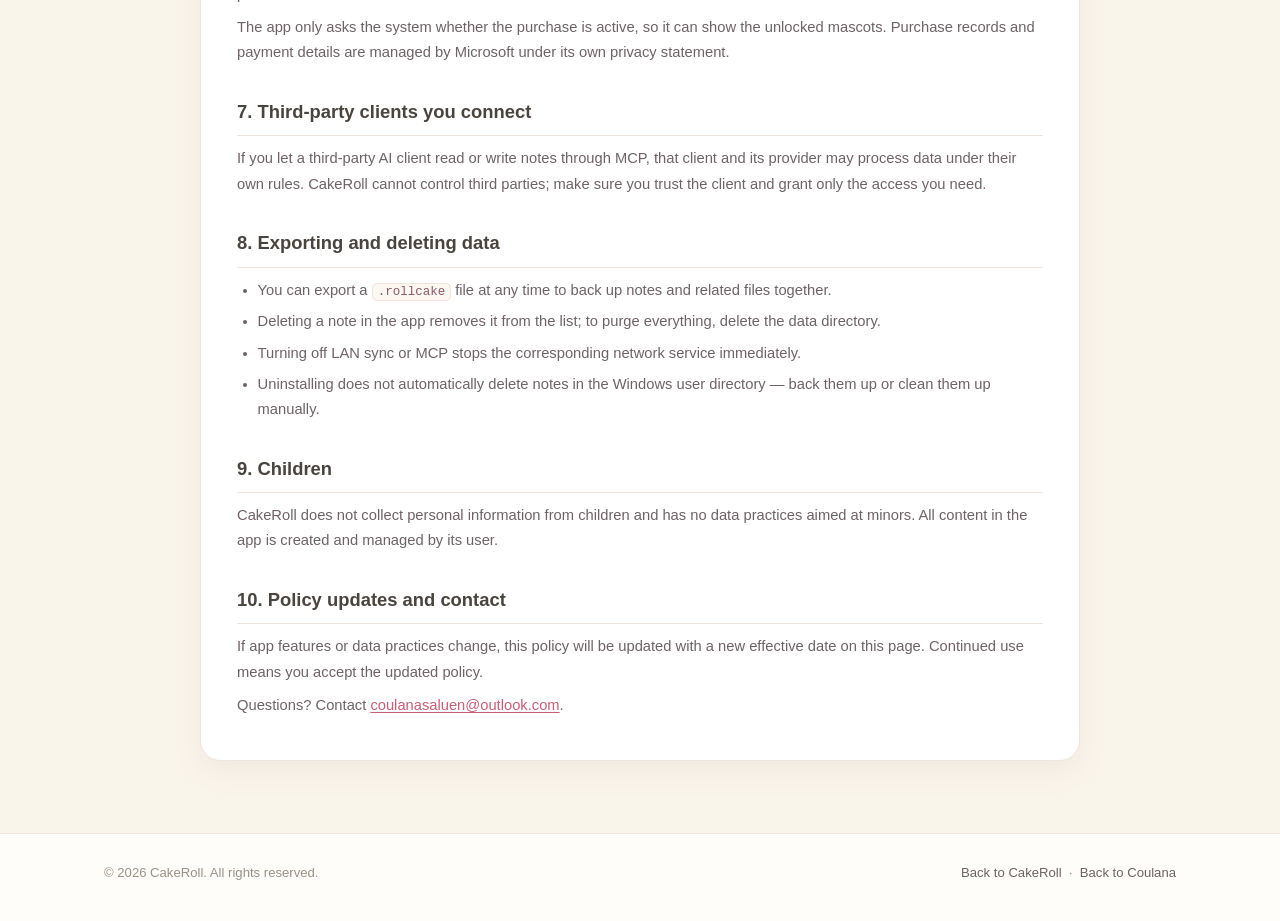
<file: cakeroll/privacy.html>
<!DOCTYPE html>
<html lang="zh-CN">

<head>
    <meta charset="UTF-8">
    <meta name="viewport" content="width=device-width, initial-scale=1.0">
    <title>蛋糕卷 CakeRoll - 隐私政策</title>
    <link rel="icon" href="shots/icon.png">
    <link rel="stylesheet" href="css/style.css">
</head>

<body>
    <header class="site-header">
        <div class="container">
            <a class="brand" href="index.html">
                <img src="shots/icon.png" alt="蛋糕卷 CakeRoll">
                <span>
                    <span class="brand-name">蛋糕卷 CakeRoll</span>
                    <span class="brand-tag" data-i18n="tagline">本地优先的笔记应用</span>
                </span>
            </a>
            <nav class="nav header-nav">
                <a href="index.html" data-i18n="nav_home">返回首页</a>
                <a href="privacy.html" data-i18n="nav_privacy">隐私政策</a>
                <select id="langSelect" class="lang-select" aria-label="Language">
                    <option value="zh">中文</option>
                    <option value="en">English</option>
                </select>
            </nav>
        </div>
    </header>

    <main>
        <section class="page-head">
            <div class="container">
                <h1 data-i18n="p_title">隐私政策</h1>
                <p class="page-meta" data-i18n="p_effective">生效日期：2026-11-22</p>
                <p class="page-meta" data-i18n="p_scope">适用范围：蛋糕卷 CakeRoll（Windows 桌面版）</p>
            </div>
        </section>

        <section class="privacy-wrap">
            <div class="container">
                <div class="privacy-card">
                    <section>
                        <h2 data-i18n="p_s1_t">1. 概述</h2>
                        <p data-i18n="p_s1_p1">蛋糕卷是一款本地优先的笔记应用。你的笔记、附件和音频默认保存在本机，不需要注册账号，开发者也没有接收这些内容的服务器。</p>
                        <p data-i18n="p_s1_p2">本政策说明应用会保存什么、在什么情况下联网、麦克风等权限用于什么，以及你可以怎样删除自己的数据。使用蛋糕卷即表示你了解本政策。</p>
                    </section>

                    <section>
                        <h2 data-i18n="p_s2_t">2. 数据保存在哪里</h2>
                        <ul>
                            <li data-i18n="p_s2_l1">默认保存在 <code>%LOCALAPPDATA%\CakeRoll</code>，包括数据库 <code>cakeroll.db</code>、笔记附件与音频文件。</li>
                            <li data-i18n="p_s2_l3">卸载应用通常不会自动删除该目录中的笔记；如需彻底清除，请手动删除该目录，或先导出备份再删除。</li>
                        </ul>
                    </section>

                    <section>
                        <h2 data-i18n="p_s3_t">3. 我们不会收集什么</h2>
                        <p data-i18n="p_s3_p1">蛋糕卷没有账号体系，也不接入统计、广告、崩溃上报或用户画像 SDK。应用不会收集你的姓名、手机号、邮箱、身份证号、位置、通讯录、设备标识或使用行为，也不会在后台把本地内容上传给开发者。</p>
                        <p data-i18n="p_s3_p2">应用只在你主动使用相应功能时联网，且连接对象由你决定，详见下一节。</p>
                    </section>

                    <section>
                        <h2 data-i18n="p_s4_t">4. 联网功能与触发条件</h2>

                        <h3 data-i18n="p_s4_1_t">局域网同步（默认关闭）</h3>
                        <p data-i18n="p_s4_1_p">当你在设置里开启同步服务后，应用会在本机启动一个 HTTP 服务，并显示二维码与网址供同一局域网内的设备连接。配对需要令牌或审批，数据只在你的设备之间传输，不经过开发者服务器。不方便扫码的设备，也可以直接填写局域网内另一台设备的网址来同步，请求只发往那台设备。你可以随时关闭该服务。</p>

                        <h3 data-i18n="p_s4_3_t">MCP 接入（默认关闭）</h3>
                        <p data-i18n="p_s4_3_p">开启 MCP 后，应用会提供本机或局域网地址与 Bearer 令牌，供 Claude、Cursor、Qoder 等支持 MCP 的客户端访问。每个写入请求都会在应用内弹出审批，你可以拒绝。服务地址、令牌与开关状态均保存在本地，可随时关闭或重置。</p>

                        <h3 data-i18n="p_s4_4_t">内置资源</h3>
                        <p data-i18n="p_s4_4_p">示例笔记、示例曲目、小精灵形象与配音随应用提供，读取时不需要联网。</p>
                    </section>

                    <section>
                        <h2 data-i18n="p_s6_t">5. 配音、提醒与通知</h2>
                        <p data-i18n="p_s6_p1">小精灵的配音随应用提供，读取时不联网；计划提醒使用本地通知。这些功能不依赖开发者的推送服务器，也不会把提醒内容发送到外部。</p>
                    </section>

                    <section>
                        <h2 data-i18n="p_s7_t">6. Microsoft Store 与可选应用内购买</h2>
                        <p data-i18n="p_s7_p1">Windows 版通过 Microsoft Store 分发。应用与全部功能本身不需要购买；第一位小精灵随应用提供，另外九位可通过可选应用内购买（CakeRollPetUnlock）一次解锁。如果你选择购买，支付流程由 Microsoft 处理，蛋糕卷不会接触你的银行卡号、账单地址或账户密码。</p>
                        <p data-i18n="p_s7_p2">应用只会向系统查询该购买是否已激活，以决定是否显示已解锁的小精灵。购买记录与支付信息由 Microsoft 按其隐私声明管理。</p>
                    </section>

                    <section>
                        <h2 data-i18n="p_s8_t">7. 你自行接入的第三方客户端</h2>
                        <p data-i18n="p_s8_p1">如果你通过 MCP 让第三方 AI 客户端读写笔记，这些客户端及其背后的服务商可能按其自身规则处理数据。蛋糕卷无法控制第三方的行为，请在接入前确认你信任该客户端，并只授予必要的访问范围。</p>
                    </section>

                    <section>
                        <h2 data-i18n="p_s9_t">8. 数据的导出与删除</h2>
                        <ul>
                            <li data-i18n="p_s9_l1">你可以随时在应用内导出 <code>.rollcake</code> 文件，把笔记和相关文件打包备份。</li>
                            <li data-i18n="p_s9_l2">在应用内删除笔记后，该笔记会从列表移除；如需彻底清除，可删除数据目录。</li>
                            <li data-i18n="p_s9_l3">关闭局域网同步或 MCP 后，对应的网络服务立即停止监听。</li>
                            <li data-i18n="p_s9_l4">卸载应用不会自动删除 Windows 用户目录中的笔记，请按需备份或手动清理。</li>
                        </ul>
                    </section>

                    <section>
                        <h2 data-i18n="p_s10_t">9. 儿童</h2>
                        <p data-i18n="p_s10_p">蛋糕卷不面向儿童收集个人信息，也没有针对未成年人的数据采集行为。应用内的内容完全由使用者自己创建和管理。</p>
                    </section>

                    <section>
                        <h2 data-i18n="p_s11_t">10. 政策更新与联系</h2>
                        <p data-i18n="p_s11_p1">如果应用功能或数据处理方式发生变化，本政策会同步更新，并在本页标注新的生效日期。继续使用即表示你接受更新后的政策。</p>
                        <p data-i18n="p_s11_p2">如有疑问，请联系：<a href="mailto:coulanasaluen@outlook.com">coulanasaluen@outlook.com</a>。</p>
                    </section>
                </div>
            </div>
        </section>
    </main>

    <footer class="site-footer">
        <div class="container">
            <span>&copy; 2026 CakeRoll. <span data-i18n="footer_rights">保留所有权利。</span></span>
            <span>
                <a href="index.html" data-i18n="footer_home_back">返回蛋糕卷首页</a>
                &nbsp;·&nbsp;
                <a href="../index.html" data-i18n="footer_home">回到 Coulana</a>
            </span>
        </div>
    </footer>

    <script src="js/i18n.js"></script>
</body>

</html>
</file>
<file: css/landing.css>
* {
    margin: 0;
    padding: 0;
    box-sizing: border-box;
}

:root {
    --ink: #3f3a35;
    --muted: #6e6266;
    --weak: #9a9186;
    --line: #ece2dc;
    --paper: #fbf7f0;
    --teal: #0d9488;
    --teal-dark: #0f766e;
    --teal-soft: #e6f7f4;
    --pink: #e8798f;
    --pink-dark: #c95d75;
    --pink-soft: #fdf1f5;
    --shadow: 0 14px 40px rgba(90, 60, 50, 0.08);
}

body {
    font-family: -apple-system, BlinkMacSystemFont, "Segoe UI", "PingFang SC", "Microsoft YaHei", Roboto, "Helvetica Neue", Arial, sans-serif;
    color: var(--ink);
    background:
        radial-gradient(900px 420px at 12% -10%, #fdf1f5 0%, rgba(253, 241, 245, 0) 60%),
        radial-gradient(900px 420px at 92% -6%, #e6f7f4 0%, rgba(230, 247, 244, 0) 62%),
        var(--paper);
    line-height: 1.65;
    min-height: 100vh;
}

a {
    color: inherit;
    text-decoration: none;
}

.wrap {
    max-width: 1040px;
    margin: 0 auto;
    padding: 0 22px;
}

.site-head {
    padding: 26px 0 6px;
}

.site-head .wrap {
    display: flex;
    align-items: center;
    justify-content: space-between;
    gap: 16px;
}

.brand {
    display: flex;
    align-items: center;
    gap: 12px;
}

.brand-mark {
    width: 42px;
    height: 42px;
    border-radius: 13px;
    background: linear-gradient(140deg, #ffd7e2, #ffe9c9);
    display: grid;
    place-items: center;
    box-shadow: 0 8px 18px rgba(232, 121, 143, 0.18);
}

.brand-mark svg {
    width: 24px;
    height: 24px;
}

.brand-name {
    font-size: 1.05rem;
    font-weight: 700;
    letter-spacing: 0.02em;
}

.brand-sub {
    display: block;
    font-size: 0.78rem;
    font-weight: 400;
    color: var(--weak);
    letter-spacing: 0;
}

.lang-select {
    appearance: none;
    background: rgba(255, 255, 255, 0.8);
    border: 1px solid var(--line);
    color: var(--muted);
    font-size: 0.85rem;
    padding: 7px 30px 7px 13px;
    border-radius: 999px;
    cursor: pointer;
    outline: none;
    background-image: url("data:image/svg+xml;utf8,<svg xmlns='http://www.w3.org/2000/svg' width='10' height='6' viewBox='0 0 10 6'><path d='M1 1l4 4 4-4' fill='none' stroke='%239a9186' stroke-width='1.6' stroke-linecap='round'/></svg>");
    background-repeat: no-repeat;
    background-position: right 11px center;
}

.lang-select:hover {
    border-color: #d9c9c2;
    color: var(--ink);
}

.hero {
    padding: 70px 0 26px;
    text-align: center;
}

.hero-kicker {
    display: inline-block;
    font-size: 0.78rem;
    letter-spacing: 0.16em;
    text-transform: uppercase;
    color: var(--pink-dark);
    background: var(--pink-soft);
    border: 1px solid #f6dde5;
    padding: 5px 14px;
    border-radius: 999px;
    margin-bottom: 20px;
}

.hero h1 {
    font-size: clamp(2rem, 4.4vw, 3rem);
    line-height: 1.24;
    font-weight: 700;
    letter-spacing: -0.01em;
}

.hero p {
    max-width: 620px;
    margin: 16px auto 0;
    color: var(--muted);
    font-size: 1.02rem;
}

.cards {
    display: grid;
    grid-template-columns: 1fr 1fr;
    gap: 22px;
    padding: 28px 0 64px;
}

.card {
    position: relative;
    background: rgba(255, 255, 255, 0.86);
    border: 1px solid var(--line);
    border-radius: 24px;
    padding: 30px 30px 26px;
    box-shadow: var(--shadow);
    display: flex;
    flex-direction: column;
    gap: 16px;
    overflow: hidden;
    transition: transform 0.22s ease, box-shadow 0.22s ease, border-color 0.22s ease;
}

.card::before {
    content: "";
    position: absolute;
    inset: 0 0 auto 0;
    height: 5px;
}

.card:hover {
    transform: translateY(-5px);
    box-shadow: 0 22px 54px rgba(90, 60, 50, 0.12);
}

.card-cmdnote::before {
    background: linear-gradient(90deg, #14b8a6, #38bdf8);
}

.card-cakeroll::before {
    background: linear-gradient(90deg, #f2a0b4, #ffd9a8);
}

.card-top {
    display: flex;
    align-items: center;
    gap: 15px;
}

.card-icon {
    width: 56px;
    height: 56px;
    border-radius: 17px;
    display: grid;
    place-items: center;
    flex: none;
}

.card-cmdnote .card-icon {
    background: var(--teal-soft);
    color: var(--teal-dark);
}

.card-cakeroll .card-icon {
    background: var(--pink-soft);
    padding: 3px;
}

.card-icon svg {
    width: 28px;
    height: 28px;
}

.card-icon img {
    width: 100%;
    height: 100%;
    object-fit: contain;
    display: block;
}

.card-name {
    font-size: 1.38rem;
    font-weight: 700;
    line-height: 1.2;
}

.card-tagline {
    font-size: 0.86rem;
    color: var(--weak);
}

.card-desc {
    color: var(--muted);
    font-size: 0.94rem;
    min-height: 4.6em;
}

.chips {
    display: flex;
    flex-wrap: wrap;
    gap: 8px;
}

.chip {
    font-size: 0.76rem;
    color: var(--muted);
    background: #fff;
    border: 1px solid var(--line);
    border-radius: 999px;
    padding: 4px 11px;
}

.card-cmdnote .chip {
    background: #f4fbfa;
    border-color: #d8efe9;
    color: #2c6f68;
}

.card-cakeroll .chip {
    background: #fff8fa;
    border-color: #f6e0e7;
    color: #9b4f63;
}

.card-foot {
    margin-top: auto;
    display: flex;
    align-items: center;
    justify-content: space-between;
    gap: 12px;
    padding-top: 6px;
}

.card-meta {
    font-size: 0.78rem;
    color: var(--weak);
}

.card-link {
    display: inline-flex;
    align-items: center;
    gap: 8px;
    font-size: 0.9rem;
    font-weight: 600;
    padding: 9px 18px;
    border-radius: 999px;
    color: #fff;
    transition: transform 0.18s ease, filter 0.18s ease;
}

.card-cmdnote .card-link {
    background: linear-gradient(135deg, #14b8a6, #0d9488);
}

.card-cakeroll .card-link {
    background: linear-gradient(135deg, #f2a0b4, #e8798f);
}

.card-link:hover {
    transform: translateX(2px);
    filter: brightness(1.04);
}

.site-foot {
    border-top: 1px solid var(--line);
    padding: 26px 0 34px;
}

.site-foot .wrap {
    display: flex;
    flex-wrap: wrap;
    gap: 10px 24px;
    align-items: center;
    justify-content: space-between;
    color: var(--weak);
    font-size: 0.82rem;
}

.site-foot a {
    color: var(--muted);
}

.site-foot a:hover {
    color: var(--pink-dark);
}

@media (max-width: 760px) {
    .cards {
        grid-template-columns: 1fr;
    }

    .hero {
        padding-top: 48px;
    }

    .card-desc {
        min-height: 0;
    }

    .site-head .wrap {
        align-items: flex-start;
    }
}
</file>
<file: cakeroll/css/style.css>
* {
    margin: 0;
    padding: 0;
    box-sizing: border-box;
}

:root {
    --paper: #faf5eb;
    --surface: #ffffff;
    --ink: #4a443e;
    --muted: #6e6266;
    --weak: #9a9186;
    --line: #f0e4e0;
    --pink: #e8798f;
    --pink-soft: #f2a0b4;
    --pink-tile: #fdf1f5;
    --matcha: #7cbf92;
    --lav: #eae2f7;
    --shadow: 0 10px 30px rgba(122, 88, 76, 0.08);
    --shadow-lg: 0 22px 56px rgba(122, 88, 76, 0.13);
}

html {
    scroll-behavior: smooth;
}

body {
    font-family: -apple-system, BlinkMacSystemFont, "Segoe UI", "PingFang SC", "Microsoft YaHei", Roboto, "Helvetica Neue", Arial, sans-serif;
    color: var(--ink);
    background: var(--paper);
    line-height: 1.72;
}

a {
    color: inherit;
    text-decoration: none;
}

img {
    max-width: 100%;
    display: block;
}

.container {
    max-width: 1120px;
    margin: 0 auto;
    padding: 0 24px;
}

/* Header */
.site-header {
    position: sticky;
    top: 0;
    z-index: 50;
    background: rgba(250, 245, 235, 0.88);
    backdrop-filter: blur(12px);
    -webkit-backdrop-filter: blur(12px);
    border-bottom: 1px solid var(--line);
}

.site-header .container {
    display: flex;
    align-items: center;
    justify-content: space-between;
    gap: 20px;
    padding-top: 12px;
    padding-bottom: 12px;
}

.brand {
    display: flex;
    align-items: center;
    gap: 12px;
    min-width: 0;
}

.brand img {
    width: 44px;
    height: 44px;
    object-fit: contain;
    border-radius: 12px;
    background: #fff;
}

.brand-name {
    font-size: 1.1rem;
    font-weight: 700;
    line-height: 1.25;
    letter-spacing: 0.01em;
}

.brand-tag {
    display: block;
    font-size: 0.76rem;
    font-weight: 400;
    color: var(--weak);
}

.nav {
    display: flex;
    align-items: center;
    gap: 22px;
}

.nav a {
    font-size: 0.9rem;
    color: var(--muted);
    transition: color 0.18s;
}

.nav a:hover {
    color: var(--pink);
}

.lang-select {
    appearance: none;
    background: #fff;
    border: 1px solid var(--line);
    color: var(--muted);
    font-size: 0.84rem;
    padding: 7px 30px 7px 13px;
    border-radius: 999px;
    cursor: pointer;
    outline: none;
    background-image: url("data:image/svg+xml;utf8,<svg xmlns='http://www.w3.org/2000/svg' width='10' height='6' viewBox='0 0 10 6'><path d='M1 1l4 4 4-4' fill='none' stroke='%239a9186' stroke-width='1.6' stroke-linecap='round'/></svg>");
    background-repeat: no-repeat;
    background-position: right 11px center;
}

.lang-select:hover {
    border-color: #e6cfd7;
    color: var(--ink);
}

/* Hero */
.hero {
    position: relative;
    overflow: hidden;
    padding: 76px 0 54px;
    background:
        radial-gradient(700px 360px at 8% 0%, #fdeaf0 0%, rgba(253, 234, 240, 0) 62%),
        radial-gradient(640px 340px at 96% 10%, #f3edfb 0%, rgba(243, 237, 251, 0) 60%),
        var(--paper);
}

.hero .container {
    display: grid;
    grid-template-columns: 1.1fr 0.9fr;
    gap: 46px;
    align-items: center;
}

.hero h1 {
    font-size: clamp(1.75rem, 3vw, 2.2rem);
    line-height: 1.3;
    font-weight: 700;
    letter-spacing: -0.01em;
}

.hero-title-line {
    display: inline-block;
}

.hero-lead {
    margin-top: 18px;
    color: var(--muted);
    font-size: 1.04rem;
    max-width: 34em;
}

.hero-actions {
    display: flex;
    flex-wrap: wrap;
    gap: 12px;
    margin-top: 28px;
}

.btn {
    display: inline-flex;
    align-items: center;
    justify-content: center;
    gap: 8px;
    font-size: 0.94rem;
    font-weight: 600;
    border-radius: 999px;
    padding: 11px 24px;
    border: 1px solid transparent;
    transition: transform 0.18s ease, filter 0.18s ease, background 0.18s ease;
}

.btn:hover {
    transform: translateY(-1px);
}

.btn-primary {
    color: #fff;
    background: linear-gradient(135deg, #f2a0b4, #e8798f);
    box-shadow: 0 10px 24px rgba(232, 121, 143, 0.28);
}

.btn-primary:hover {
    filter: brightness(1.04);
}

.btn-ghost {
    background: #fff;
    border-color: var(--line);
    color: var(--muted);
}

.btn-ghost:hover {
    border-color: #e6cfd7;
    color: var(--ink);
}

.hero-note {
    margin-top: 18px;
    font-size: 0.82rem;
    color: var(--weak);
}

.hero-art {
    position: relative;
    display: flex;
    justify-content: center;
}

.hero-art img {
    width: min(430px, 92%);
    height: auto;
    filter: drop-shadow(0 26px 36px rgba(122, 88, 76, 0.14));
    animation: float 7s ease-in-out infinite;
}

@keyframes float {
    0%, 100% { transform: translateY(0); }
    50% { transform: translateY(-10px); }
}

.hero-art::before {
    content: "";
    position: absolute;
    inset: 16% 8% 4%;
    background: radial-gradient(closest-side, rgba(253, 241, 245, 0.95), rgba(253, 241, 245, 0));
    z-index: -1;
}

/* Sections */
.section {
    padding: 72px 0;
}

.section.alt {
    background: #fffdf9;
    border-top: 1px solid var(--line);
    border-bottom: 1px solid var(--line);
}

.section-head {
    max-width: 720px;
    margin: 0 auto 40px;
    text-align: center;
}

.eyebrow {
    font-size: 0.76rem;
    letter-spacing: 0.16em;
    text-transform: uppercase;
    color: var(--pink);
    font-weight: 600;
}

.section-head h2 {
    font-size: clamp(1.6rem, 3vw, 2.2rem);
    line-height: 1.3;
    margin-top: 8px;
}

.section-head p {
    margin-top: 12px;
    color: var(--muted);
}

/* Features */
.feature-grid {
    display: grid;
    grid-template-columns: repeat(4, 1fr);
    gap: 16px;
}

.feature {
    background: var(--surface);
    border: 1px solid var(--line);
    border-radius: 18px;
    padding: 22px 20px;
    box-shadow: var(--shadow);
    transition: transform 0.2s ease, box-shadow 0.2s ease;
}

.feature:hover {
    transform: translateY(-4px);
    box-shadow: var(--shadow-lg);
}

.feature-icon {
    width: 42px;
    height: 42px;
    border-radius: 13px;
    display: grid;
    place-items: center;
    background: var(--pink-tile);
    color: #c95d75;
    margin-bottom: 14px;
}

.feature:nth-child(4n+2) .feature-icon {
    background: #f3edfb;
    color: #8a76c4;
}

.feature:nth-child(4n+3) .feature-icon {
    background: #eef8f1;
    color: #4f9367;
}

.feature:nth-child(4n+4) .feature-icon {
    background: #fdf6e8;
    color: #b98a3e;
}

.feature-icon svg {
    width: 22px;
    height: 22px;
}

.feature h3 {
    font-size: 0.98rem;
    margin-bottom: 6px;
}

.feature p {
    font-size: 0.86rem;
    color: var(--muted);
    line-height: 1.65;
}

/* Screenshots */
.shot-row {
    display: grid;
    grid-template-columns: 1.35fr 1fr;
    gap: 44px;
    align-items: center;
    margin-bottom: 64px;
}

.shot-row:last-child {
    margin-bottom: 0;
}

.shot-row.reverse {
    grid-template-columns: 1fr 1.35fr;
}

.shot-row.reverse .shot-copy {
    order: 2;
}

.shot-row.reverse .shot {
    order: 1;
}

.shot-copy h3 {
    font-size: 1.4rem;
    margin-bottom: 12px;
}

.shot-copy p {
    color: var(--muted);
    font-size: 0.95rem;
}

.shot-copy ul {
    margin: 14px 0 0 1.1em;
    color: var(--muted);
    font-size: 0.9rem;
}

.shot-copy li {
    margin-bottom: 6px;
}

.shot {
    margin: 0;
}

.shot-frame {
    position: relative;
    border-radius: 16px;
    overflow: hidden;
    background: #fff;
    border: 1px solid var(--line);
    box-shadow: var(--shadow-lg);
}

.shot-frame img {
    width: 100%;
    height: auto;
}

.shot figcaption {
    margin-top: 10px;
    font-size: 0.8rem;
    color: var(--weak);
    text-align: center;
}

.shot-todo {
    display: none;
    min-height: 300px;
    padding: 28px;
    flex-direction: column;
    align-items: center;
    justify-content: center;
    gap: 8px;
    text-align: center;
    color: var(--muted);
    background:
        repeating-linear-gradient(135deg, #fffdfb 0 12px, #fdf7f4 12px 24px);
    border: 1px dashed #e8d5cd;
    border-radius: 16px;
}

.shot.missing .shot-frame {
    border: none;
    box-shadow: none;
    background: transparent;
    overflow: visible;
}

.shot.missing .shot-todo {
    display: flex;
}

.shot-todo strong {
    color: #c95d75;
    font-size: 0.95rem;
}

.shot-todo .todo-file {
    font-family: ui-monospace, SFMono-Regular, Consolas, monospace;
    font-size: 0.82rem;
    color: var(--ink);
    background: #fff;
    border: 1px solid var(--line);
    padding: 3px 10px;
    border-radius: 999px;
}

.shot-todo .todo-hint {
    font-size: 0.82rem;
    max-width: 26em;
}

/* Phones */
.phone-grid {
    display: grid;
    grid-template-columns: repeat(4, 1fr);
    gap: 22px;
    align-items: start;
}

.phone-figure {
    margin: 0;
}

.phone {
    border-radius: 30px;
    padding: 9px;
    background: #fff;
    border: 1px solid var(--line);
    box-shadow: var(--shadow);
}

.phone .screen {
    border-radius: 23px;
    overflow: hidden;
    background: #fdf7f2;
    aspect-ratio: 620 / 1270;
    display: flex;
    align-items: stretch;
}

.phone .screen img {
    width: 100%;
    height: 100%;
    object-fit: cover;
    object-position: top center;
}

.phone-figure figcaption {
    margin-top: 10px;
    font-size: 0.8rem;
    color: var(--weak);
    text-align: center;
}

.phone-figure.missing .screen {
    border: none;
    background: transparent;
    aspect-ratio: auto;
}

.phone .shot-todo {
    display: none;
    width: 100%;
    border-radius: 23px;
    min-height: 100%;
    padding: 18px 14px;
}

.phone-figure.missing .shot-todo {
    display: flex;
    min-height: 320px;
}

.phone-figure.missing .shot-todo .todo-hint {
    font-size: 0.76rem;
}

/* Platforms */
.platform-grid {
    display: grid;
    grid-template-columns: repeat(2, 1fr);
    gap: 18px;
}

.platform {
    background: var(--surface);
    border: 1px solid var(--line);
    border-radius: 20px;
    padding: 26px;
    box-shadow: var(--shadow);
    display: flex;
    gap: 18px;
}

.platform-icon {
    width: 48px;
    height: 48px;
    flex: none;
    border-radius: 14px;
    display: grid;
    place-items: center;
    background: var(--pink-tile);
    color: #c95d75;
}

.platform-icon svg {
    width: 24px;
    height: 24px;
}

.platform h3 {
    font-size: 1.05rem;
    display: flex;
    flex-wrap: wrap;
    align-items: center;
    gap: 8px;
}

.platform p {
    margin-top: 6px;
    color: var(--muted);
    font-size: 0.88rem;
}

.platform .btn {
    margin-top: 14px;
    font-size: 0.88rem;
    padding: 9px 18px;
}

.badge {
    font-size: 0.7rem;
    font-weight: 600;
    color: #4f9367;
    background: #eef8f1;
    border: 1px solid #dcefe2;
    padding: 2px 9px;
    border-radius: 999px;
}

.badge.soon {
    color: #b98a3e;
    background: #fdf6e8;
    border-color: #f4e6c8;
}

.platform .note {
    margin-top: 10px;
    font-size: 0.8rem;
    color: var(--weak);
}

/* Steps */
.steps {
    display: grid;
    grid-template-columns: repeat(4, 1fr);
    gap: 16px;
    counter-reset: step;
}

.step {
    position: relative;
    background: var(--surface);
    border: 1px solid var(--line);
    border-radius: 18px;
    padding: 24px 20px 20px;
    box-shadow: var(--shadow);
}

.step::before {
    counter-increment: step;
    content: counter(step);
    position: absolute;
    top: -14px;
    left: 20px;
    width: 30px;
    height: 30px;
    border-radius: 50%;
    display: grid;
    place-items: center;
    font-size: 0.85rem;
    font-weight: 700;
    color: #fff;
    background: linear-gradient(135deg, #f2a0b4, #e8798f);
    box-shadow: 0 6px 14px rgba(232, 121, 143, 0.25);
}

.step h3 {
    font-size: 0.98rem;
    margin: 6px 0 8px;
}

.step p {
    font-size: 0.86rem;
    color: var(--muted);
}

/* FAQ */
.faq {
    max-width: 820px;
    margin: 0 auto;
}

.faq details {
    background: var(--surface);
    border: 1px solid var(--line);
    border-radius: 14px;
    padding: 16px 20px;
    margin-bottom: 12px;
    box-shadow: var(--shadow);
}

.faq summary {
    cursor: pointer;
    font-size: 0.96rem;
    font-weight: 600;
    list-style: none;
    display: flex;
    align-items: center;
    justify-content: space-between;
    gap: 14px;
}

.faq summary::-webkit-details-marker {
    display: none;
}

.faq summary::after {
    content: "+";
    color: var(--pink);
    font-size: 1.2rem;
    font-weight: 400;
    line-height: 1;
}

.faq details[open] summary::after {
    content: "−";
}

.faq details p {
    margin-top: 10px;
    color: var(--muted);
    font-size: 0.9rem;
}

/* CTA */
.cta {
    padding: 64px 0 78px;
    text-align: center;
}

.cta-box {
    background:
        radial-gradient(480px 240px at 20% 0%, #fdeaf0 0%, rgba(253, 234, 240, 0) 70%),
        radial-gradient(480px 240px at 90% 100%, #f3edfb 0%, rgba(243, 237, 251, 0) 70%),
        #fff;
    border: 1px solid var(--line);
    border-radius: 26px;
    padding: 44px 28px;
    box-shadow: var(--shadow);
}

.cta-box h2 {
    font-size: clamp(1.5rem, 2.8vw, 2rem);
}

.cta-box p {
    margin: 10px auto 22px;
    color: var(--muted);
    max-width: 46em;
}

/* Footer */
.site-footer {
    border-top: 1px solid var(--line);
    padding: 28px 0 36px;
    background: #fffdf9;
}

.site-footer .container {
    display: flex;
    flex-wrap: wrap;
    gap: 10px 24px;
    align-items: center;
    justify-content: space-between;
    color: var(--weak);
    font-size: 0.82rem;
}

.site-footer a {
    color: var(--muted);
}

.site-footer a:hover {
    color: var(--pink);
}

/* Privacy */
.page-head {
    padding: 56px 0 26px;
    background:
        radial-gradient(600px 300px at 10% 0%, #fdeaf0 0%, rgba(253, 234, 240, 0) 62%),
        var(--paper);
}

.page-head h1 {
    font-size: clamp(1.8rem, 3.4vw, 2.4rem);
}

.page-meta {
    margin-top: 10px;
    color: var(--weak);
    font-size: 0.9rem;
}

.privacy-wrap {
    padding: 10px 0 72px;
}

.privacy-card {
    background: var(--surface);
    border: 1px solid var(--line);
    border-radius: 20px;
    padding: 34px 36px;
    box-shadow: var(--shadow);
    max-width: 880px;
    margin: 0 auto;
}

.privacy-card section {
    margin-bottom: 30px;
}

.privacy-card section:last-child {
    margin-bottom: 0;
}

.privacy-card h2 {
    font-size: 1.15rem;
    margin-bottom: 10px;
    padding-bottom: 8px;
    border-bottom: 1px solid var(--line);
}

.privacy-card h3 {
    font-size: 0.98rem;
    margin: 16px 0 6px;
}

.privacy-card p {
    color: var(--muted);
    font-size: 0.92rem;
    margin-bottom: 8px;
}

.privacy-card ul,
.privacy-card ol {
    margin: 6px 0 8px 1.4em;
    color: var(--muted);
    font-size: 0.92rem;
}

.privacy-card li {
    margin-bottom: 6px;
}

.privacy-card .highlight {
    color: #c95d75;
    font-weight: 600;
}

.privacy-card code {
    font-family: ui-monospace, SFMono-Regular, Consolas, monospace;
    font-size: 0.85em;
    background: #fdf7f2;
    border: 1px solid var(--line);
    border-radius: 5px;
    padding: 1px 5px;
    color: #8a5a68;
}

.privacy-card a {
    color: #c95d75;
    text-decoration: underline;
    text-underline-offset: 2px;
}

/* Mini program QR */
.mini-program {
    position: fixed;
    right: 22px;
    bottom: 22px;
    z-index: 45;
    width: 168px;
    padding: 12px 12px 14px;
    background: rgba(255, 255, 255, 0.96);
    backdrop-filter: blur(8px);
    -webkit-backdrop-filter: blur(8px);
    border: 1px solid var(--line);
    border-radius: 18px;
    box-shadow: var(--shadow-lg);
    text-align: center;
    transition: transform 0.18s ease, box-shadow 0.18s ease;
}

.mini-program:hover {
    transform: translateY(-2px);
}

.mini-program img {
    width: 100%;
    height: auto;
    border-radius: 12px;
}

.mini-program strong {
    display: block;
    margin-top: 8px;
    font-size: 0.85rem;
    line-height: 1.4;
}

.mini-program span {
    display: block;
    margin-top: 2px;
    font-size: 0.72rem;
    line-height: 1.5;
    color: var(--weak);
}

/* Responsive */
@media (max-width: 980px) {
    .hero .container {
        grid-template-columns: 1fr;
        gap: 28px;
    }

    .hero-art {
        order: -1;
    }

    .hero-art img {
        width: 250px;
    }

    .feature-grid {
        grid-template-columns: repeat(2, 1fr);
    }

    .shot-row,
    .shot-row.reverse {
        grid-template-columns: 1fr;
        gap: 22px;
    }

    .shot-row.reverse .shot-copy,
    .shot-row.reverse .shot {
        order: 0;
    }

    .phone-grid {
        grid-template-columns: repeat(2, 1fr);
    }

    .steps {
        grid-template-columns: repeat(2, 1fr);
        row-gap: 26px;
    }

    .platform-grid {
        grid-template-columns: 1fr;
    }

    .nav a:not(.lang-wrap) {
        display: none;
    }
}

@media (max-width: 620px) {
    .header-nav {
        gap: 10px;
    }

    .brand img {
        width: 38px;
        height: 38px;
    }

    .brand-name {
        font-size: 1rem;
    }

    .hero {
        padding-top: 46px;
    }

    .section {
        padding: 52px 0;
    }

    .feature-grid {
        grid-template-columns: 1fr;
    }

    .phone-grid {
        grid-template-columns: repeat(2, 1fr);
        gap: 14px;
    }

    .steps {
        grid-template-columns: 1fr;
    }

    .privacy-card {
        padding: 24px 20px;
    }

    .mini-program {
        display: none;
    }
}
</file>
<file: cmdnote/css/style.css>
* {
    margin: 0;
    padding: 0;
    box-sizing: border-box;
}

:root {
    --primary-color: #0d9488;
    --primary-dark: #0f766e;
    --secondary-color: #64748b;
    --bg-color: #ffffff;
    --bg-light: #f5fbfa;
    --bg-dark: #134e4a;
    --text-color: #334155;
    --text-light: #94a3b8;
    --border-color: #dcefe9;
    --code-bg: #1e1e1e;
    --code-text: #d4d4d4;
    --success-color: #10b981;
    --shadow: 0 4px 12px rgba(19, 78, 74, 0.06);
    --shadow-lg: 0 10px 24px rgba(19, 78, 74, 0.08);
}

body {
    font-family: -apple-system, BlinkMacSystemFont, 'Segoe UI', Roboto, 'Helvetica Neue', Arial, sans-serif;
    color: var(--text-color);
    line-height: 1.6;
    background-color: var(--bg-color);
}

.container {
    max-width: 1200px;
    margin: 0 auto;
    padding: 0 20px;
}

/* Header */
.header {
    background: rgba(255, 255, 255, 0.85);
    backdrop-filter: blur(10px);
    -webkit-backdrop-filter: blur(10px);
    color: var(--text-color);
    padding: 1rem 0;
    position: sticky;
    top: 0;
    z-index: 100;
    box-shadow: var(--shadow);
    border-bottom: 1px solid var(--border-color);
}

.header .container {
    display: flex;
    justify-content: space-between;
    align-items: center;
}

.logo h1 {
    font-size: 1.5rem;
    font-weight: 700;
    margin-bottom: 0.25rem;
    color: var(--primary-dark);
}

.tagline {
    font-size: 0.85rem;
    color: var(--secondary-color);
}

.nav {
    display: flex;
    align-items: center;
    gap: 1.5rem;
}

.nav a {
    color: var(--text-color);
    text-decoration: none;
    font-size: 0.95rem;
    transition: color 0.2s;
}

.nav a:hover {
    color: var(--primary-color);
}

.lang-select {
    background: transparent;
    border: 1px solid var(--border-color);
    color: var(--primary-dark);
    padding: 0.5rem 1rem;
    border-radius: 4px;
    cursor: pointer;
    font-size: 0.85rem;
    transition: all 0.2s;
    outline: none;
}

.lang-select:hover {
    background: var(--primary-color);
    border-color: var(--primary-color);
    color: white;
}

.lang-select option {
    background: white;
    color: var(--text-color);
}

/* Hero Section */
.hero {
    background: linear-gradient(135deg, #f0fdfa 0%, #e0f2fe 100%);
    color: var(--text-color);
    padding: 4rem 0;
    text-align: center;
}

.hero h2 {
    font-size: 2.5rem;
    margin-bottom: 1rem;
    color: var(--primary-dark);
}

.hero-desc {
    font-size: 1.2rem;
    max-width: 800px;
    margin: 0 auto;
    color: var(--secondary-color);
}

/* Update Notes */
.update-notes {
    max-width: 960px;
    margin: 0 auto;
    text-align: left;
}

.update-header {
    display: flex;
    align-items: center;
    gap: 1rem;
    margin-bottom: 2rem;
    justify-content: center;
}

.update-badge {
    display: inline-block;
    background: linear-gradient(135deg, #14b8a6, #38bdf8);
    color: #fff;
    font-size: 0.95rem;
    font-weight: 700;
    padding: 0.35rem 1rem;
    border-radius: 20px;
    letter-spacing: 0.5px;
    box-shadow: 0 2px 8px rgba(20, 184, 166, 0.3);
}

.update-title {
    font-size: 1.8rem;
    font-weight: 700;
    margin: 0;
    color: var(--primary-dark);
}

.update-store-link {
    display: inline-block;
    margin-bottom: 1.5rem;
    color: var(--primary-color);
    font-size: 0.95rem;
    text-decoration: none;
    transition: color 0.2s;
}

.update-store-link:hover {
    color: var(--primary-dark);
    text-decoration: underline;
}

.update-columns {
    display: grid;
    grid-template-columns: 1fr 1fr;
    gap: 2rem;
}

.update-section {
    background: rgba(255, 255, 255, 0.75);
    border: 1px solid var(--border-color);
    border-radius: 12px;
    padding: 1.5rem 1.75rem;
    box-shadow: var(--shadow);
    transition: transform 0.2s, box-shadow 0.2s;
}

.update-section:hover {
    transform: translateY(-3px);
    box-shadow: var(--shadow-lg);
}

.update-section-title {
    font-size: 1.15rem;
    font-weight: 600;
    margin: 0 0 1rem 0;
    padding-bottom: 0.75rem;
    border-bottom: 1px solid var(--border-color);
    display: flex;
    align-items: center;
    gap: 0.5rem;
    color: var(--text-color);
}

#newFeaturesSection .update-section-title::before {
    content: '✨';
    font-size: 1.1rem;
}

#bugFixesSection .update-section-title::before {
    content: '🔧';
    font-size: 1.1rem;
}

.update-list {
    list-style: none;
    padding: 0;
    margin: 0;
    display: flex;
    flex-direction: column;
    gap: 0.85rem;
}

.update-list li {
    display: flex;
    align-items: flex-start;
    gap: 0.65rem;
    font-size: 0.92rem;
    line-height: 1.6;
    color: var(--text-color);
}

.update-item-bullet {
    display: inline-block;
    width: 6px;
    height: 6px;
    min-width: 6px;
    border-radius: 50%;
    background: #14b8a6;
    margin-top: 0.55rem;
}

#bugFixesSection .update-item-bullet {
    background: #38bdf8;
}

@media (max-width: 768px) {
    .update-columns {
        grid-template-columns: 1fr;
    }

    .update-header {
        flex-direction: column;
        gap: 0.5rem;
    }

    .update-title {
        font-size: 1.5rem;
    }
}

/* Features Section */
.features {
    padding: 4rem 0;
    background: var(--bg-light);
}

.features h2 {
    text-align: center;
    font-size: 2rem;
    margin-bottom: 2rem;
}

.feature-grid {
    display: grid;
    grid-template-columns: repeat(4, 1fr);
    gap: 1.1rem;
}

@media (max-width: 1200px) {
    .feature-grid {
        grid-template-columns: repeat(3, 1fr);
    }
}

.feature-card {
    --accent: #7dd3fc;
    --accent-2: #bae6fd;
    --glow: rgba(125, 211, 252, 0.3);
    position: relative;
    overflow: hidden;
    display: grid;
    grid-template-columns: auto 1fr;
    column-gap: 0.65rem;
    background: white;
    border: 1px solid var(--border-color);
    border-radius: 12px;
    padding: 1.4rem 1.1rem 1.5rem;
    box-shadow: var(--shadow);
    text-align: left;
    transition: transform 0.2s, box-shadow 0.2s;
}

.feature-card::before {
    content: '';
    position: absolute;
    top: 0;
    left: 0;
    right: 0;
    height: 3px;
    background: linear-gradient(90deg, var(--accent), var(--accent-2));
}

.feature-card:hover {
    transform: translateY(-5px);
    box-shadow: 0 12px 24px var(--glow);
}

.feature-card.f-1 { --accent: #7dd3fc; --accent-2: #bae6fd; --glow: rgba(125, 211, 252, 0.3); }
.feature-card.f-2 { --accent: #fde68a; --accent-2: #fef3c7; --glow: rgba(253, 230, 138, 0.35); }
.feature-card.f-3 { --accent: #c4b5fd; --accent-2: #ddd6fe; --glow: rgba(196, 181, 253, 0.3); }
.feature-card.f-4 { --accent: #6ee7b7; --accent-2: #a7f3d0; --glow: rgba(110, 231, 183, 0.3); }
.feature-card.f-5 { --accent: #f9a8d4; --accent-2: #fbcfe8; --glow: rgba(249, 168, 212, 0.3); }
.feature-card.f-6 { --accent: #86efac; --accent-2: #bbf7d0; --glow: rgba(134, 239, 172, 0.3); }
.feature-card.f-7 { --accent: #a5b4fc; --accent-2: #c7d2fe; --glow: rgba(165, 180, 252, 0.3); }

.feature-icon {
    grid-row: 1;
    grid-column: 1;
    align-self: start;
    width: 2.5rem;
    height: 2.5rem;
    display: flex;
    align-items: center;
    justify-content: center;
    font-size: 1.3rem;
    border-radius: 10px;
    background: linear-gradient(135deg, var(--accent), var(--accent-2));
    box-shadow: 0 4px 10px var(--glow);
}

.feature-card h3 {
    grid-row: 1;
    grid-column: 2;
    align-self: start;
    font-size: 0.85rem;
    line-height: 1.45;
    color: var(--primary-color);
}

html[lang="en"] .feature-card h3 {
    font-size: 0.82rem;
}

.feature-card p {
    grid-column: 1 / -1;
    margin-top: 0.75rem;
    font-size: 0.82rem;
    color: var(--secondary-color);
}

/* Usage Guide Section */
.usage-guide {
    padding: 4rem 0;
}

.usage-guide h2 {
    text-align: center;
    font-size: 2rem;
    margin-bottom: 2rem;
}

.usage-step {
    margin-bottom: 3rem;
}

.usage-step h3 {
    font-size: 1.5rem;
    margin-bottom: 1rem;
    color: var(--primary-color);
}

.usage-step p {
    margin-bottom: 1.5rem;
    font-size: 1.05rem;
}

.usage-tip {
    font-size: 0.85rem;
    color: var(--secondary-color);
    margin-top: -0.75rem;
    margin-bottom: 1rem;
    font-style: italic;
}

.export-format-note {
    margin: 1.5rem 0 0.75rem;
    font-size: 0.95rem;
    color: var(--secondary-color);
}

.import-tip {
    background: var(--bg-light);
    border-left: 4px solid var(--primary-color);
    padding: 1.5rem;
    border-radius: 4px;
    margin-top: 1rem;
}

.import-tip p {
    margin: 0;
    color: var(--secondary-color);
    font-size: 1rem;
}

/* Carousel */
.carousel {
    position: relative;
    border-radius: 8px;
    overflow: hidden;
    box-shadow: var(--shadow-lg);
    background: var(--bg-light);
}

.carousel-inner {
    position: relative;
}

.carousel-item {
    display: none;
}

.carousel-item.active {
    display: block;
}

.carousel-item img {
    width: 100%;
    height: auto;
    display: block;
}

.carousel-control {
    position: absolute;
    top: 50%;
    transform: translateY(-50%);
    background: rgba(0, 0, 0, 0.5);
    color: white;
    border: none;
    padding: 1rem 0.75rem;
    cursor: pointer;
    font-size: 1.5rem;
    transition: background 0.2s;
    z-index: 10;
}

.carousel-control:hover {
    background: rgba(0, 0, 0, 0.8);
}

.carousel-control.prev {
    left: 0;
}

.carousel-control.next {
    right: 0;
}

.carousel-indicators {
    position: absolute;
    bottom: 1rem;
    left: 50%;
    transform: translateX(-50%);
    display: flex;
    gap: 0.5rem;
    z-index: 10;
}

.indicator {
    width: 12px;
    height: 12px;
    border-radius: 50%;
    background: rgba(255, 255, 255, 0.5);
    cursor: pointer;
    transition: background 0.2s;
}

.indicator.active {
    background: white;
}

/* Code Demo */
.code-demo {
    background: var(--code-bg);
    border-radius: 8px;
    overflow: hidden;
    box-shadow: var(--shadow-lg);
}

.code-header {
    background: #2d2d2d;
    padding: 0.75rem 1rem;
    display: flex;
    justify-content: space-between;
    align-items: center;
    color: var(--text-light);
    font-size: 0.9rem;
}

.code-actions {
    display: flex;
    gap: 0.5rem;
}

.code-actions button {
    background: var(--primary-color);
    color: white;
    border: none;
    padding: 0.4rem 0.8rem;
    border-radius: 4px;
    cursor: pointer;
    font-size: 0.85rem;
    transition: background 0.2s;
}

.code-actions button:hover {
    background: var(--primary-dark);
}

.code-block {
    padding: 1.5rem;
    overflow-x: auto;
    font-family: 'Consolas', 'Monaco', 'Courier New', monospace;
    font-size: 0.9rem;
    line-height: 1.5;
    color: var(--code-text);
}

/* Edit Link */
.edit-link-container {
    text-align: center;
    padding: 2rem;
}

.edit-link {
    display: inline-block;
    background: var(--primary-color);
    color: white;
    padding: 1rem 2rem;
    border-radius: 8px;
    text-decoration: none;
    font-size: 1.1rem;
    font-weight: 600;
    transition: background 0.2s, transform 0.2s;
}

.edit-link:hover {
    background: var(--primary-dark);
    transform: translateY(-2px);
}

/* Templates Preview */
.templates-preview {
    padding: 4rem 0;
    background: var(--bg-light);
}

.templates-preview h2 {
    text-align: center;
    font-size: 2rem;
    margin-bottom: 1rem;
}

.templates-desc {
    text-align: center;
    color: var(--secondary-color);
    margin-bottom: 2rem;
}

.template-preview-grid {
    display: grid;
    grid-template-columns: repeat(auto-fit, minmax(280px, 1fr));
    gap: 1.5rem;
    margin-bottom: 2rem;
}

.template-group-card {
    background: white;
    padding: 1.5rem;
    border-radius: 8px;
    box-shadow: var(--shadow);
}

.template-group-card h4 {
    color: var(--primary-color);
    margin-bottom: 1rem;
    font-size: 1.1rem;
}

.template-group-card ul {
    list-style: none;
    padding: 0;
}

.template-group-card li {
    padding: 0.5rem 0;
    border-bottom: 1px solid var(--border-color);
    color: var(--text-color);
}

.template-group-card li a {
    display: block;
    color: var(--text-color);
    text-decoration: none;
    transition: color 0.2s;
}

.template-group-card li a:hover {
    color: var(--primary-color);
}

.template-group-card li:last-child {
    border-bottom: none;
}

.view-all-container {
    text-align: center;
}

.btn-primary {
    display: inline-block;
    background: var(--primary-color);
    color: white;
    padding: 0.75rem 2rem;
    border-radius: 6px;
    text-decoration: none;
    font-weight: 600;
    transition: background 0.2s;
}

.btn-primary:hover {
    background: var(--primary-dark);
}

/* Editor Page */
.editor-page {
    padding: 2rem 0;
    min-height: calc(100vh - 200px);
}

.editor-container {
    display: grid;
    grid-template-columns: 300px 1fr;
    gap: 2rem;
    height: calc(100vh - 200px);
}

.template-sidebar {
    background: white;
    border: 1px solid var(--border-color);
    border-radius: 8px;
    padding: 1rem;
    overflow-y: auto;
}

.template-sidebar h3 {
    margin-bottom: 1rem;
    color: var(--primary-color);
}

.template-tree {
    font-size: 0.95rem;
}

.tree-group {
    margin-bottom: 0.5rem;
}

.tree-group-header {
    padding: 0.5rem;
    background: var(--bg-light);
    border-radius: 4px;
    cursor: pointer;
    font-weight: 600;
    display: flex;
    align-items: center;
    gap: 0.5rem;
    user-select: none;
}

.tree-group-header:hover {
    background: var(--border-color);
}

.tree-group-header::before {
    content: '▶';
    font-size: 0.7rem;
    transition: transform 0.2s;
}

.tree-group.expanded>.tree-group-header::before {
    transform: rotate(90deg);
}

.tree-items {
    display: none;
    padding-left: 1rem;
}

.tree-group.expanded>.tree-items {
    display: block;
}

.tree-item {
    padding: 0.4rem 0.5rem;
    cursor: pointer;
    border-radius: 4px;
    transition: background 0.2s;
}

.tree-item:hover {
    background: var(--bg-light);
}

.tree-item.active {
    background: var(--primary-color);
    color: white;
}

.editor-main {
    display: flex;
    flex-direction: column;
    background: white;
    border: 1px solid var(--border-color);
    border-radius: 8px;
    overflow: hidden;
}

.editor-header {
    background: var(--bg-light);
    padding: 1rem;
    display: flex;
    justify-content: space-between;
    align-items: center;
    border-bottom: 1px solid var(--border-color);
}

.editor-header h3 {
    color: var(--primary-color);
}

.editor-actions {
    display: flex;
    gap: 0.5rem;
}

.json-editor {
    flex: 1;
    padding: 1rem;
    font-family: 'Consolas', 'Monaco', 'Courier New', monospace;
    font-size: 0.9rem;
    line-height: 1.5;
    border: none;
    resize: none;
    background: var(--code-bg);
    color: var(--code-text);
    outline: none;
}

.editor-status {
    padding: 0.5rem 1rem;
    background: var(--bg-light);
    border-top: 1px solid var(--border-color);
    font-size: 0.85rem;
    color: var(--secondary-color);
}

/* Footer */
.footer {
    background: var(--bg-dark);
    color: var(--text-light);
    text-align: center;
    padding: 2rem 0;
    margin-top: 2rem;
}

.footer-links {
    margin-top: 0.5rem;
}

.footer a {
    color: #5eead4;
    text-decoration: none;
    transition: color 0.2s;
}

.footer a:hover {
    color: #99f6e4;
    text-decoration: underline;
}

/* Responsive */
@media (max-width: 768px) {
    .header .container {
        flex-direction: column;
        gap: 1rem;
    }

    .nav {
        flex-wrap: wrap;
        justify-content: center;
    }

    .hero h2 {
        font-size: 1.75rem;
    }

    .feature-grid {
        grid-template-columns: 1fr;
    }

    .editor-container {
        grid-template-columns: 1fr;
        height: auto;
    }

    .template-sidebar {
        max-height: 300px;
    }

    .json-editor {
        min-height: 400px;
    }
}

/* Privacy Policy Page */
.privacy-policy {
    padding: 3rem 0 4rem;
    background: var(--bg-light);
    min-height: calc(100vh - 200px);
}

.privacy-policy h1 {
    font-size: 2.5rem;
    margin-bottom: 0.5rem;
    color: var(--primary-color);
    text-align: center;
}

.privacy-effective-date,
.privacy-software-name {
    text-align: center;
    color: var(--secondary-color);
    font-size: 1rem;
    margin-bottom: 0.5rem;
}

.privacy-software-name {
    margin-bottom: 2.5rem;
}

.privacy-section {
    background: white;
    padding: 2rem;
    margin-bottom: 2rem;
    border-radius: 8px;
    box-shadow: var(--shadow);
}

.privacy-section h2 {
    font-size: 1.5rem;
    color: var(--primary-color);
    margin-bottom: 1.5rem;
    padding-bottom: 0.5rem;
    border-bottom: 2px solid var(--border-color);
}

.privacy-section h3 {
    font-size: 1.15rem;
    color: var(--text-color);
    margin-top: 1.5rem;
    margin-bottom: 0.75rem;
    font-weight: 600;
}

.privacy-section p {
    margin-bottom: 1rem;
    line-height: 1.8;
    color: var(--text-color);
}

.privacy-section ul,
.privacy-section ol {
    margin-left: 1.5rem;
    margin-bottom: 1rem;
}

.privacy-section li {
    margin-bottom: 0.75rem;
    line-height: 1.8;
    color: var(--text-color);
}

.privacy-section ol li {
    list-style-type: decimal;
}

.privacy-section ul li {
    list-style-type: disc;
}

/* Highlight Email */
.highlight-email {
    color: var(--primary-color);
    font-weight: 600;
    text-decoration: none;
    transition: color 0.2s;
}

.highlight-email:hover {
    color: var(--primary-dark);
    text-decoration: underline;
}
</file>
<file: css/style.css>
* {
    margin: 0;
    padding: 0;
    box-sizing: border-box;
}

:root {
    --primary-color: #0d9488;
    --primary-dark: #0f766e;
    --secondary-color: #64748b;
    --bg-color: #ffffff;
    --bg-light: #f5fbfa;
    --bg-dark: #134e4a;
    --text-color: #334155;
    --text-light: #94a3b8;
    --border-color: #dcefe9;
    --code-bg: #1e1e1e;
    --code-text: #d4d4d4;
    --success-color: #10b981;
    --shadow: 0 4px 12px rgba(19, 78, 74, 0.06);
    --shadow-lg: 0 10px 24px rgba(19, 78, 74, 0.08);
}

body {
    font-family: -apple-system, BlinkMacSystemFont, 'Segoe UI', Roboto, 'Helvetica Neue', Arial, sans-serif;
    color: var(--text-color);
    line-height: 1.6;
    background-color: var(--bg-color);
}

.container {
    max-width: 1200px;
    margin: 0 auto;
    padding: 0 20px;
}

/* Header */
.header {
    background: rgba(255, 255, 255, 0.85);
    backdrop-filter: blur(10px);
    -webkit-backdrop-filter: blur(10px);
    color: var(--text-color);
    padding: 1rem 0;
    position: sticky;
    top: 0;
    z-index: 100;
    box-shadow: var(--shadow);
    border-bottom: 1px solid var(--border-color);
}

.header .container {
    display: flex;
    justify-content: space-between;
    align-items: center;
}

.logo h1 {
    font-size: 1.5rem;
    font-weight: 700;
    margin-bottom: 0.25rem;
    color: var(--primary-dark);
}

.tagline {
    font-size: 0.85rem;
    color: var(--secondary-color);
}

.nav {
    display: flex;
    align-items: center;
    gap: 1.5rem;
}

.nav a {
    color: var(--text-color);
    text-decoration: none;
    font-size: 0.95rem;
    transition: color 0.2s;
}

.nav a:hover {
    color: var(--primary-color);
}

.lang-select {
    background: transparent;
    border: 1px solid var(--border-color);
    color: var(--primary-dark);
    padding: 0.5rem 1rem;
    border-radius: 4px;
    cursor: pointer;
    font-size: 0.85rem;
    transition: all 0.2s;
    outline: none;
}

.lang-select:hover {
    background: var(--primary-color);
    border-color: var(--primary-color);
    color: white;
}

.lang-select option {
    background: white;
    color: var(--text-color);
}

/* Hero Section */
.hero {
    background: linear-gradient(135deg, #f0fdfa 0%, #e0f2fe 100%);
    color: var(--text-color);
    padding: 4rem 0;
    text-align: center;
}

.hero h2 {
    font-size: 2.5rem;
    margin-bottom: 1rem;
    color: var(--primary-dark);
}

.hero-desc {
    font-size: 1.2rem;
    max-width: 800px;
    margin: 0 auto;
    color: var(--secondary-color);
}

/* Update Notes */
.update-notes {
    max-width: 960px;
    margin: 0 auto;
    text-align: left;
}

.update-header {
    display: flex;
    align-items: center;
    gap: 1rem;
    margin-bottom: 2rem;
    justify-content: center;
}

.update-badge {
    display: inline-block;
    background: linear-gradient(135deg, #14b8a6, #38bdf8);
    color: #fff;
    font-size: 0.95rem;
    font-weight: 700;
    padding: 0.35rem 1rem;
    border-radius: 20px;
    letter-spacing: 0.5px;
    box-shadow: 0 2px 8px rgba(20, 184, 166, 0.3);
}

.update-title {
    font-size: 1.8rem;
    font-weight: 700;
    margin: 0;
    color: var(--primary-dark);
}

.update-store-link {
    display: inline-block;
    margin-bottom: 1.5rem;
    color: var(--primary-color);
    font-size: 0.95rem;
    text-decoration: none;
    transition: color 0.2s;
}

.update-store-link:hover {
    color: var(--primary-dark);
    text-decoration: underline;
}

.update-columns {
    display: grid;
    grid-template-columns: 1fr 1fr;
    gap: 2rem;
}

.update-section {
    background: rgba(255, 255, 255, 0.75);
    border: 1px solid var(--border-color);
    border-radius: 12px;
    padding: 1.5rem 1.75rem;
    box-shadow: var(--shadow);
    transition: transform 0.2s, box-shadow 0.2s;
}

.update-section:hover {
    transform: translateY(-3px);
    box-shadow: var(--shadow-lg);
}

.update-section-title {
    font-size: 1.15rem;
    font-weight: 600;
    margin: 0 0 1rem 0;
    padding-bottom: 0.75rem;
    border-bottom: 1px solid var(--border-color);
    display: flex;
    align-items: center;
    gap: 0.5rem;
    color: var(--text-color);
}

#newFeaturesSection .update-section-title::before {
    content: '✨';
    font-size: 1.1rem;
}

#bugFixesSection .update-section-title::before {
    content: '🔧';
    font-size: 1.1rem;
}

.update-list {
    list-style: none;
    padding: 0;
    margin: 0;
    display: flex;
    flex-direction: column;
    gap: 0.85rem;
}

.update-list li {
    display: flex;
    align-items: flex-start;
    gap: 0.65rem;
    font-size: 0.92rem;
    line-height: 1.6;
    color: var(--text-color);
}

.update-item-bullet {
    display: inline-block;
    width: 6px;
    height: 6px;
    min-width: 6px;
    border-radius: 50%;
    background: #14b8a6;
    margin-top: 0.55rem;
}

#bugFixesSection .update-item-bullet {
    background: #38bdf8;
}

@media (max-width: 768px) {
    .update-columns {
        grid-template-columns: 1fr;
    }

    .update-header {
        flex-direction: column;
        gap: 0.5rem;
    }

    .update-title {
        font-size: 1.5rem;
    }
}

/* Features Section */
.features {
    padding: 4rem 0;
    background: var(--bg-light);
}

.features h2 {
    text-align: center;
    font-size: 2rem;
    margin-bottom: 2rem;
}

.feature-grid {
    display: grid;
    grid-template-columns: repeat(6, 1fr);
    gap: 1.1rem;
}

@media (max-width: 1200px) {
    .feature-grid {
        grid-template-columns: repeat(3, 1fr);
    }
}

.feature-card {
    --accent: #7dd3fc;
    --accent-2: #bae6fd;
    --glow: rgba(125, 211, 252, 0.3);
    position: relative;
    overflow: hidden;
    display: grid;
    grid-template-columns: auto 1fr;
    column-gap: 0.65rem;
    background: white;
    border: 1px solid var(--border-color);
    border-radius: 12px;
    padding: 1.4rem 1.1rem 1.5rem;
    box-shadow: var(--shadow);
    text-align: left;
    transition: transform 0.2s, box-shadow 0.2s;
}

.feature-card::before {
    content: '';
    position: absolute;
    top: 0;
    left: 0;
    right: 0;
    height: 3px;
    background: linear-gradient(90deg, var(--accent), var(--accent-2));
}

.feature-card:hover {
    transform: translateY(-5px);
    box-shadow: 0 12px 24px var(--glow);
}

.feature-card.f-1 { --accent: #7dd3fc; --accent-2: #bae6fd; --glow: rgba(125, 211, 252, 0.3); }
.feature-card.f-2 { --accent: #fde68a; --accent-2: #fef3c7; --glow: rgba(253, 230, 138, 0.35); }
.feature-card.f-3 { --accent: #c4b5fd; --accent-2: #ddd6fe; --glow: rgba(196, 181, 253, 0.3); }
.feature-card.f-4 { --accent: #6ee7b7; --accent-2: #a7f3d0; --glow: rgba(110, 231, 183, 0.3); }
.feature-card.f-5 { --accent: #f9a8d4; --accent-2: #fbcfe8; --glow: rgba(249, 168, 212, 0.3); }
.feature-card.f-6 { --accent: #86efac; --accent-2: #bbf7d0; --glow: rgba(134, 239, 172, 0.3); }

.feature-icon {
    grid-row: 1;
    grid-column: 1;
    align-self: start;
    width: 2.5rem;
    height: 2.5rem;
    display: flex;
    align-items: center;
    justify-content: center;
    font-size: 1.3rem;
    border-radius: 10px;
    background: linear-gradient(135deg, var(--accent), var(--accent-2));
    box-shadow: 0 4px 10px var(--glow);
}

.feature-card h3 {
    grid-row: 1;
    grid-column: 2;
    align-self: start;
    font-size: 0.85rem;
    line-height: 1.45;
    color: var(--primary-color);
}

html[lang="en"] .feature-card h3 {
    font-size: 0.82rem;
}

.feature-card p {
    grid-column: 1 / -1;
    margin-top: 0.75rem;
    font-size: 0.82rem;
    color: var(--secondary-color);
}

/* Usage Guide Section */
.usage-guide {
    padding: 4rem 0;
}

.usage-guide h2 {
    text-align: center;
    font-size: 2rem;
    margin-bottom: 2rem;
}

.usage-step {
    margin-bottom: 3rem;
}

.usage-step h3 {
    font-size: 1.5rem;
    margin-bottom: 1rem;
    color: var(--primary-color);
}

.usage-step p {
    margin-bottom: 1.5rem;
    font-size: 1.05rem;
}

.usage-tip {
    font-size: 0.85rem;
    color: var(--secondary-color);
    margin-top: -0.75rem;
    margin-bottom: 1rem;
    font-style: italic;
}

.export-format-note {
    margin: 1.5rem 0 0.75rem;
    font-size: 0.95rem;
    color: var(--secondary-color);
}

.import-tip {
    background: var(--bg-light);
    border-left: 4px solid var(--primary-color);
    padding: 1.5rem;
    border-radius: 4px;
    margin-top: 1rem;
}

.import-tip p {
    margin: 0;
    color: var(--secondary-color);
    font-size: 1rem;
}

/* Carousel */
.carousel {
    position: relative;
    border-radius: 8px;
    overflow: hidden;
    box-shadow: var(--shadow-lg);
    background: var(--bg-light);
}

.carousel-inner {
    position: relative;
}

.carousel-item {
    display: none;
}

.carousel-item.active {
    display: block;
}

.carousel-item img {
    width: 100%;
    height: auto;
    display: block;
}

.carousel-control {
    position: absolute;
    top: 50%;
    transform: translateY(-50%);
    background: rgba(0, 0, 0, 0.5);
    color: white;
    border: none;
    padding: 1rem 0.75rem;
    cursor: pointer;
    font-size: 1.5rem;
    transition: background 0.2s;
    z-index: 10;
}

.carousel-control:hover {
    background: rgba(0, 0, 0, 0.8);
}

.carousel-control.prev {
    left: 0;
}

.carousel-control.next {
    right: 0;
}

.carousel-indicators {
    position: absolute;
    bottom: 1rem;
    left: 50%;
    transform: translateX(-50%);
    display: flex;
    gap: 0.5rem;
    z-index: 10;
}

.indicator {
    width: 12px;
    height: 12px;
    border-radius: 50%;
    background: rgba(255, 255, 255, 0.5);
    cursor: pointer;
    transition: background 0.2s;
}

.indicator.active {
    background: white;
}

/* Code Demo */
.code-demo {
    background: var(--code-bg);
    border-radius: 8px;
    overflow: hidden;
    box-shadow: var(--shadow-lg);
}

.code-header {
    background: #2d2d2d;
    padding: 0.75rem 1rem;
    display: flex;
    justify-content: space-between;
    align-items: center;
    color: var(--text-light);
    font-size: 0.9rem;
}

.code-actions {
    display: flex;
    gap: 0.5rem;
}

.code-actions button {
    background: var(--primary-color);
    color: white;
    border: none;
    padding: 0.4rem 0.8rem;
    border-radius: 4px;
    cursor: pointer;
    font-size: 0.85rem;
    transition: background 0.2s;
}

.code-actions button:hover {
    background: var(--primary-dark);
}

.code-block {
    padding: 1.5rem;
    overflow-x: auto;
    font-family: 'Consolas', 'Monaco', 'Courier New', monospace;
    font-size: 0.9rem;
    line-height: 1.5;
    color: var(--code-text);
}

/* Edit Link */
.edit-link-container {
    text-align: center;
    padding: 2rem;
}

.edit-link {
    display: inline-block;
    background: var(--primary-color);
    color: white;
    padding: 1rem 2rem;
    border-radius: 8px;
    text-decoration: none;
    font-size: 1.1rem;
    font-weight: 600;
    transition: background 0.2s, transform 0.2s;
}

.edit-link:hover {
    background: var(--primary-dark);
    transform: translateY(-2px);
}

/* Templates Preview */
.templates-preview {
    padding: 4rem 0;
    background: var(--bg-light);
}

.templates-preview h2 {
    text-align: center;
    font-size: 2rem;
    margin-bottom: 1rem;
}

.templates-desc {
    text-align: center;
    color: var(--secondary-color);
    margin-bottom: 2rem;
}

.template-preview-grid {
    display: grid;
    grid-template-columns: repeat(auto-fit, minmax(280px, 1fr));
    gap: 1.5rem;
    margin-bottom: 2rem;
}

.template-group-card {
    background: white;
    padding: 1.5rem;
    border-radius: 8px;
    box-shadow: var(--shadow);
}

.template-group-card h4 {
    color: var(--primary-color);
    margin-bottom: 1rem;
    font-size: 1.1rem;
}

.template-group-card ul {
    list-style: none;
    padding: 0;
}

.template-group-card li {
    padding: 0.5rem 0;
    border-bottom: 1px solid var(--border-color);
    color: var(--text-color);
}

.template-group-card li a {
    display: block;
    color: var(--text-color);
    text-decoration: none;
    transition: color 0.2s;
}

.template-group-card li a:hover {
    color: var(--primary-color);
}

.template-group-card li:last-child {
    border-bottom: none;
}

.view-all-container {
    text-align: center;
}

.btn-primary {
    display: inline-block;
    background: var(--primary-color);
    color: white;
    padding: 0.75rem 2rem;
    border-radius: 6px;
    text-decoration: none;
    font-weight: 600;
    transition: background 0.2s;
}

.btn-primary:hover {
    background: var(--primary-dark);
}

/* Editor Page */
.editor-page {
    padding: 2rem 0;
    min-height: calc(100vh - 200px);
}

.editor-container {
    display: grid;
    grid-template-columns: 300px 1fr;
    gap: 2rem;
    height: calc(100vh - 200px);
}

.template-sidebar {
    background: white;
    border: 1px solid var(--border-color);
    border-radius: 8px;
    padding: 1rem;
    overflow-y: auto;
}

.template-sidebar h3 {
    margin-bottom: 1rem;
    color: var(--primary-color);
}

.template-tree {
    font-size: 0.95rem;
}

.tree-group {
    margin-bottom: 0.5rem;
}

.tree-group-header {
    padding: 0.5rem;
    background: var(--bg-light);
    border-radius: 4px;
    cursor: pointer;
    font-weight: 600;
    display: flex;
    align-items: center;
    gap: 0.5rem;
    user-select: none;
}

.tree-group-header:hover {
    background: var(--border-color);
}

.tree-group-header::before {
    content: '▶';
    font-size: 0.7rem;
    transition: transform 0.2s;
}

.tree-group.expanded>.tree-group-header::before {
    transform: rotate(90deg);
}

.tree-items {
    display: none;
    padding-left: 1rem;
}

.tree-group.expanded>.tree-items {
    display: block;
}

.tree-item {
    padding: 0.4rem 0.5rem;
    cursor: pointer;
    border-radius: 4px;
    transition: background 0.2s;
}

.tree-item:hover {
    background: var(--bg-light);
}

.tree-item.active {
    background: var(--primary-color);
    color: white;
}

.editor-main {
    display: flex;
    flex-direction: column;
    background: white;
    border: 1px solid var(--border-color);
    border-radius: 8px;
    overflow: hidden;
}

.editor-header {
    background: var(--bg-light);
    padding: 1rem;
    display: flex;
    justify-content: space-between;
    align-items: center;
    border-bottom: 1px solid var(--border-color);
}

.editor-header h3 {
    color: var(--primary-color);
}

.editor-actions {
    display: flex;
    gap: 0.5rem;
}

.json-editor {
    flex: 1;
    padding: 1rem;
    font-family: 'Consolas', 'Monaco', 'Courier New', monospace;
    font-size: 0.9rem;
    line-height: 1.5;
    border: none;
    resize: none;
    background: var(--code-bg);
    color: var(--code-text);
    outline: none;
}

.editor-status {
    padding: 0.5rem 1rem;
    background: var(--bg-light);
    border-top: 1px solid var(--border-color);
    font-size: 0.85rem;
    color: var(--secondary-color);
}

/* Footer */
.footer {
    background: var(--bg-dark);
    color: var(--text-light);
    text-align: center;
    padding: 2rem 0;
    margin-top: 2rem;
}

.footer-links {
    margin-top: 0.5rem;
}

.footer a {
    color: #5eead4;
    text-decoration: none;
    transition: color 0.2s;
}

.footer a:hover {
    color: #99f6e4;
    text-decoration: underline;
}

/* Responsive */
@media (max-width: 768px) {
    .header .container {
        flex-direction: column;
        gap: 1rem;
    }

    .nav {
        flex-wrap: wrap;
        justify-content: center;
    }

    .hero h2 {
        font-size: 1.75rem;
    }

    .feature-grid {
        grid-template-columns: 1fr;
    }

    .editor-container {
        grid-template-columns: 1fr;
        height: auto;
    }

    .template-sidebar {
        max-height: 300px;
    }

    .json-editor {
        min-height: 400px;
    }
}

/* Privacy Policy Page */
.privacy-policy {
    padding: 3rem 0 4rem;
    background: var(--bg-light);
    min-height: calc(100vh - 200px);
}

.privacy-policy h1 {
    font-size: 2.5rem;
    margin-bottom: 0.5rem;
    color: var(--primary-color);
    text-align: center;
}

.privacy-effective-date,
.privacy-software-name {
    text-align: center;
    color: var(--secondary-color);
    font-size: 1rem;
    margin-bottom: 0.5rem;
}

.privacy-software-name {
    margin-bottom: 2.5rem;
}

.privacy-section {
    background: white;
    padding: 2rem;
    margin-bottom: 2rem;
    border-radius: 8px;
    box-shadow: var(--shadow);
}

.privacy-section h2 {
    font-size: 1.5rem;
    color: var(--primary-color);
    margin-bottom: 1.5rem;
    padding-bottom: 0.5rem;
    border-bottom: 2px solid var(--border-color);
}

.privacy-section h3 {
    font-size: 1.15rem;
    color: var(--text-color);
    margin-top: 1.5rem;
    margin-bottom: 0.75rem;
    font-weight: 600;
}

.privacy-section p {
    margin-bottom: 1rem;
    line-height: 1.8;
    color: var(--text-color);
}

.privacy-section ul,
.privacy-section ol {
    margin-left: 1.5rem;
    margin-bottom: 1rem;
}

.privacy-section li {
    margin-bottom: 0.75rem;
    line-height: 1.8;
    color: var(--text-color);
}

.privacy-section ol li {
    list-style-type: decimal;
}

.privacy-section ul li {
    list-style-type: disc;
}

/* Highlight Email */
.highlight-email {
    color: var(--primary-color);
    font-weight: 600;
    text-decoration: none;
    transition: color 0.2s;
}

.highlight-email:hover {
    color: var(--primary-dark);
    text-decoration: underline;
}
</file>
